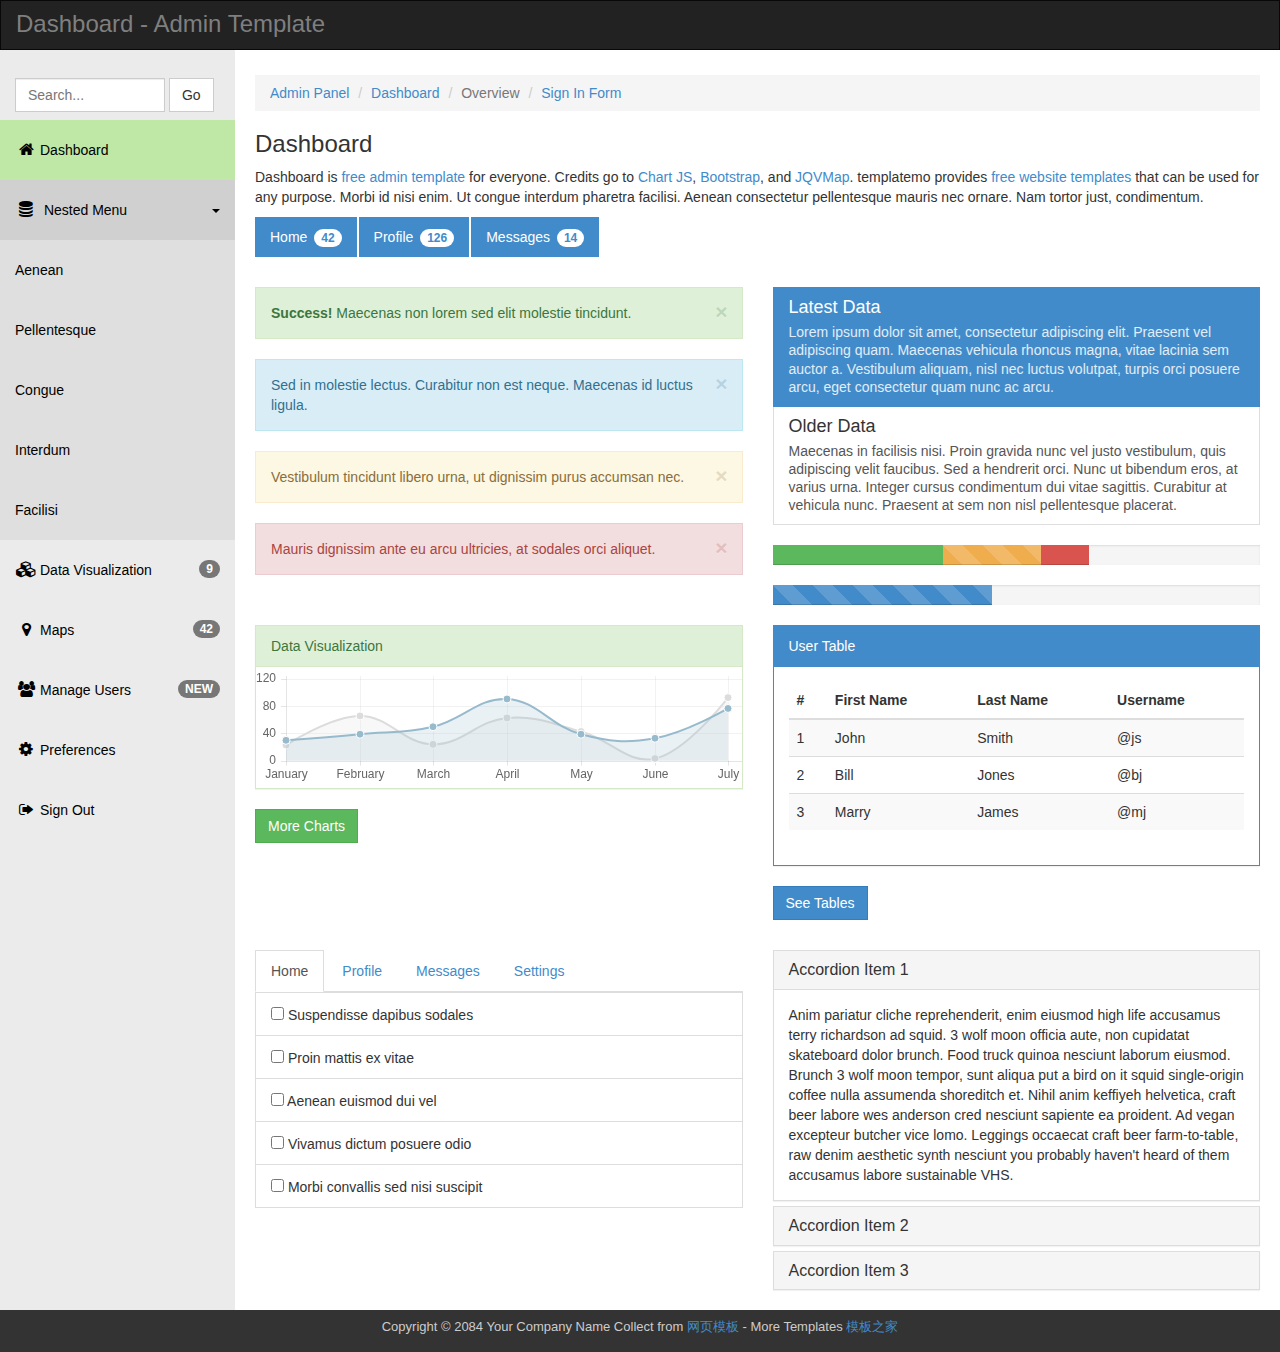
<file: DashBoardUI/index.html>
<!DOCTYPE html>
<head>
  <meta charset="utf-8">
  <!--[if IE]><meta http-equiv="X-UA-Compatible" content="IE=edge,chrome=1"><![endif]-->
  <title>Dashboard, Free HTML5 Admin Template</title>
  <meta name="keywords" content="" />
  <meta name="description" content="" />
  <meta name="viewport" content="width=device-width">        
  <link rel="stylesheet" href="css/templatemo_main.css">
</head>
<body>
  <div class="navbar navbar-inverse" role="navigation">
      <div class="navbar-header">
        <div class="logo"><h1>Dashboard - Admin Template</h1></div>
        <button type="button" class="navbar-toggle" data-toggle="collapse" data-target=".navbar-collapse">
          <span class="sr-only">Toggle navigation</span>
          <span class="icon-bar"></span>
          <span class="icon-bar"></span>
          <span class="icon-bar"></span>
        </button> 
      </div>   
    </div>
    <div class="template-page-wrapper">
      <div class="navbar-collapse collapse templatemo-sidebar">
        <ul class="templatemo-sidebar-menu">
          <li>
            <form class="navbar-form">
              <input type="text" class="form-control" id="templatemo_search_box" placeholder="Search...">
              <span class="btn btn-default">Go</span>
            </form>
          </li>
          <li class="active"><a href="#"><i class="fa fa-home"></i>Dashboard</a></li>
          <li class="sub open">
            <a href="javascript:;">
              <i class="fa fa-database"></i> Nested Menu <div class="pull-right"><span class="caret"></span></div>
            </a>
            <ul class="templatemo-submenu">
              <li><a href="#">Aenean</a></li>
              <li><a href="#">Pellentesque</a></li>
              <li><a href="#">Congue</a></li>             
              <li><a href="#">Interdum</a></li>
              <li><a href="#">Facilisi</a></li>
            </ul>
          </li>
          <li><a href="data-visualization.html"><i class="fa fa-cubes"></i><span class="badge pull-right">9</span>Data Visualization</a></li>
          <li><a href="maps.html"><i class="fa fa-map-marker"></i><span class="badge pull-right">42</span>Maps</a></li>
          <li><a href="tables.html"><i class="fa fa-users"></i><span class="badge pull-right">NEW</span>Manage Users</a></li>
          <li><a href="preferences.html"><i class="fa fa-cog"></i>Preferences</a></li>
          <li><a href="javascript:;" data-toggle="modal" data-target="#confirmModal"><i class="fa fa-sign-out"></i>Sign Out</a></li>
        </ul>
      </div><!--/.navbar-collapse -->

      <div class="templatemo-content-wrapper">
        <div class="templatemo-content">
          <ol class="breadcrumb">
            <li><a href="index.html">Admin Panel</a></li>
            <li><a href="#">Dashboard</a></li>
            <li class="active">Overview</li>
            <li><a href="sign-in.html">Sign In Form</a></li>
          </ol>
          <h1>Dashboard</h1>
          <p>Dashboard is <a rel="nofollow" href="http://www.cssmoban.com/preview/templatemo_415_dashboard">free admin template</a> for everyone. Credits go to <a href="http://chartjs.org">Chart JS</a>, <a href="http://getbootstrap.com">Bootstrap</a>, and <a href="http://jqvmap.com">JQVMap</a>. templatemo provides <a href="#">free website templates</a> that can be used for any purpose. Morbi id nisi enim. Ut congue interdum pharetra facilisi. Aenean consectetur pellentesque mauris nec ornare. Nam tortor just, condimentum.</p>

          <div class="margin-bottom-30">
            <div class="row">
              <div class="col-md-12">
                <ul class="nav nav-pills">
                  <li class="active"><a href="#">Home <span class="badge">42</span></a></li>
                  <li class="active"><a href="#">Profile <span class="badge">126</span></a></li>
                  <li class="active"><a href="#">Messages <span class="badge">14</span></a></li>
                </ul>          
              </div>
            </div>
          </div>         

          <div class="row">
            <div class="col-md-6">
              <div class="templatemo-alerts">
                <div class="row">
                  <div class="col-md-12">
                    <div class="alert alert-success alert-dismissible" role="alert">
                      <button type="button" class="close" data-dismiss="alert"><span aria-hidden="true">&times;</span><span class="sr-only">Close</span></button>
                      <strong>Success!</strong> Maecenas non lorem sed elit molestie tincidunt.
                    </div>
                    <div class="alert alert-info alert-dismissible" role="alert">
                      <button type="button" class="close" data-dismiss="alert"><span aria-hidden="true">&times;</span><span class="sr-only">Close</span></button>
                      Sed in molestie lectus. Curabitur non est neque. Maecenas id luctus ligula.
                    </div>
                    <div class="alert alert-warning alert-dismissible" role="alert">
                      <button type="button" class="close" data-dismiss="alert"><span aria-hidden="true">&times;</span><span class="sr-only">Close</span></button>
                      Vestibulum tincidunt libero urna, ut dignissim purus accumsan nec.
                    </div>
                    <div class="alert alert-danger alert-dismissible" role="alert">
                      <button type="button" class="close" data-dismiss="alert"><span aria-hidden="true">&times;</span><span class="sr-only">Close</span></button>
                      Mauris dignissim ante eu arcu ultricies, at sodales orci aliquet.
                    </div>            
                  </div>  
                </div>            
              </div>              
            </div>
            <div class="col-md-6">
              <div class="templatemo-progress">
                <div class="list-group">
                  <a href="#" class="list-group-item active">
                    <h4 class="list-group-item-heading">Latest Data</h4>
                    <p class="list-group-item-text">Lorem ipsum dolor sit amet, consectetur adipiscing elit. Praesent vel adipiscing quam. Maecenas vehicula rhoncus magna, vitae lacinia sem auctor a. Vestibulum aliquam, nisl nec luctus volutpat, turpis orci posuere arcu, eget consectetur quam nunc ac arcu.</p>
                  </a>
                  <a href="#" class="list-group-item">
                    <h4 class="list-group-item-heading">Older Data</h4>
                    <p class="list-group-item-text">Maecenas in facilisis nisi. Proin gravida nunc vel justo vestibulum, quis adipiscing velit faucibus. Sed a hendrerit orci. Nunc ut bibendum eros, at varius urna. Integer cursus condimentum dui vitae sagittis. Curabitur at vehicula nunc. Praesent at sem non nisl pellentesque placerat.</p>
                  </a>
                </div>
                <div class="progress">
                  <div class="progress-bar progress-bar-success" style="width: 35%">
                    <span class="sr-only">35% Complete (success)</span>
                  </div>
                  <div class="progress-bar progress-bar-warning progress-bar-striped" style="width: 20%">
                    <span class="sr-only">20% Complete (warning)</span>
                  </div>
                  <div class="progress-bar progress-bar-danger" style="width: 10%">
                    <span class="sr-only">10% Complete (danger)</span>
                  </div>
                </div>
                <div class="progress">
                  <div class="progress-bar progress-bar-striped active"  role="progressbar" aria-valuenow="45" aria-valuemin="0" aria-valuemax="100" style="width: 45%">
                    <span class="sr-only">45% Complete</span>
                  </div>
                </div>
              </div> 
            </div>
          </div>
          <div class="templatemo-panels">
            <div class="row">
              <div class="col-md-6 col-sm-6 margin-bottom-30">
                <div class="panel panel-success">
                  <div class="panel-heading">Data Visualization</div>
                  <canvas id="templatemo-line-chart" height="120" width="500"></canvas>
                </div> 
                <span class="btn btn-success"><a href="data-visualization.html">More Charts</a></span>
              </div>   
              <div class="col-md-6 col-sm-6 margin-bottom-30">
                <div class="panel panel-primary">
                  <div class="panel-heading">User Table</div>
                  <div class="panel-body">
                    <table class="table table-striped">
                      <thead>
                        <tr>
                          <th>#</th>
                          <th>First Name</th>
                          <th>Last Name</th>
                          <th>Username</th>
                        </tr>
                      </thead>
                      <tbody>
                        <tr>
                          <td>1</td>
                          <td>John</td>
                          <td>Smith</td>
                          <td>@js</td>
                        </tr>
                        <tr>
                          <td>2</td>
                          <td>Bill</td>
                          <td>Jones</td>
                          <td>@bj</td>
                        </tr>
                        <tr>
                          <td>3</td>
                          <td>Marry</td>
                          <td>James</td>
                          <td>@mj</td>
                        </tr>
                      </tbody>
                    </table>
                  </div>
                </div>
                <span class="btn btn-primary"><a href="tables.html">See Tables</a></span>
              </div>       
            </div>
            <div class="row">
              <div class="col-md-6 col-sm-6">
                <!-- Nav tabs -->
                <ul class="nav nav-tabs" role="tablist" id="templatemo-tabs">
                  <li class="active"><a href="#home" role="tab" data-toggle="tab">Home</a></li>
                  <li><a href="#profile" role="tab" data-toggle="tab">Profile</a></li>
                  <li><a href="#messages" role="tab" data-toggle="tab">Messages</a></li>
                  <li><a href="#settings" role="tab" data-toggle="tab">Settings</a></li>
                </ul>

                <!-- Tab panes -->
                <div class="tab-content">
                  <div class="tab-pane fade in active" id="home">
                    <ul class="list-group">
                      <li class="list-group-item"><input type="checkbox" name="" value=""> Suspendisse dapibus sodales</li>
                      <li class="list-group-item"><input type="checkbox" name="" value=""> Proin mattis ex vitae</li>
                      <li class="list-group-item"><input type="checkbox" name="" value=""> Aenean euismod dui vel</li>
                      <li class="list-group-item"><input type="checkbox" name="" value=""> Vivamus dictum posuere odio</li>
                      <li class="list-group-item"><input type="checkbox" name="" value=""> Morbi convallis sed nisi suscipit</li>
                    </ul>
                  </div>
                  <div class="tab-pane fade" id="profile">
                    <ul class="list-group">
                      <li class="list-group-item">
                        <span class="badge">33</span>
                        Vivamus dictum posuere odio
                      </li>
                      <li class="list-group-item">
                        <span class="badge">9</span>
                        Dapibus ac facilisis in
                      </li>
                      <li class="list-group-item">
                        <span class="badge">0</span>
                        Morbi convallis sed nisi suscipit
                      </li>
                      <li class="list-group-item">
                        <span class="badge">14</span>
                        Cras justo odio
                      </li>
                      <li class="list-group-item">
                        <span class="badge">2</span>
                        Vestibulum at eros
                      </li>
                    </ul>
                  </div>
                  <div class="tab-pane fade" id="messages">
                    <div class="list-group">
                      <a href="#" class="list-group-item active">
                        Morbi convallis sed nisi suscipit
                      </a>
                      <a href="#" class="list-group-item">Dapibus ac facilisis in</a>
                      <a href="#" class="list-group-item">Morbi leo risus</a>
                      <a href="#" class="list-group-item">Porta ac consectetur ac</a>
                      <a href="#" class="list-group-item">Vestibulum at eros</a>
                    </div>
                  </div>
                  <div class="tab-pane fade" id="settings">
                    <div class="list-group">
                      <a href="#" class="list-group-item disabled">
                        Vivamus dictum posuere odio
                      </a>
                      <a href="#" class="list-group-item">Porta ac consectetur ac</a>
                      <a href="#" class="list-group-item">Vestibulum at eros</a>
                      <a href="#" class="list-group-item">Dapibus ac facilisis in</a>
                      <a href="#" class="list-group-item">Morbi leo risus</a>
                    </div>
                  </div>
                </div> <!-- tab-content --> 
              </div> 
              <div class="col-md-6 col-sm-6">
                <div class="panel-group" id="accordion">
                  <div class="panel panel-default">
                    <div class="panel-heading">
                      <h4 class="panel-title">
                        <a data-toggle="collapse" data-parent="#accordion" href="#collapseOne">
                          Accordion Item 1
                        </a>
                      </h4>
                    </div>
                    <div id="collapseOne" class="panel-collapse collapse in">
                      <div class="panel-body">
                        Anim pariatur cliche reprehenderit, enim eiusmod high life accusamus terry richardson ad squid. 3 wolf moon officia aute, non cupidatat skateboard dolor brunch. Food truck quinoa nesciunt laborum eiusmod. Brunch 3 wolf moon tempor, sunt aliqua put a bird on it squid single-origin coffee nulla assumenda shoreditch et. Nihil anim keffiyeh helvetica, craft beer labore wes anderson cred nesciunt sapiente ea proident. Ad vegan excepteur butcher vice lomo. Leggings occaecat craft beer farm-to-table, raw denim aesthetic synth nesciunt you probably haven't heard of them accusamus labore sustainable VHS.
                      </div>
                    </div>
                  </div>
                  <div class="panel panel-default">
                    <div class="panel-heading">
                      <h4 class="panel-title">
                        <a data-toggle="collapse" data-parent="#accordion" href="#collapseTwo">
                          Accordion Item 2
                        </a>
                      </h4>
                    </div>
                    <div id="collapseTwo" class="panel-collapse collapse">
                      <div class="panel-body">
                        Anim pariatur cliche reprehenderit, enim eiusmod high life accusamus terry richardson ad squid. 3 wolf moon officia aute, non cupidatat skateboard dolor brunch. Food truck quinoa nesciunt laborum eiusmod. Brunch 3 wolf moon tempor, sunt aliqua put a bird on it squid single-origin coffee nulla assumenda shoreditch et. Nihil anim keffiyeh helvetica, craft beer labore wes anderson cred nesciunt sapiente ea proident. Ad vegan excepteur butcher vice lomo. Leggings occaecat craft beer farm-to-table, raw denim aesthetic synth nesciunt you probably haven't heard of them accusamus labore sustainable VHS.
                      </div>
                    </div>
                  </div>
                  <div class="panel panel-default">
                    <div class="panel-heading">
                      <h4 class="panel-title">
                        <a data-toggle="collapse" data-parent="#accordion" href="#collapseThree">
                          Accordion Item 3
                        </a>
                      </h4>
                    </div>
                    <div id="collapseThree" class="panel-collapse collapse">
                      <div class="panel-body">
                        <button type="button" id="loading-example-btn" data-loading-text="Loading..." class="btn btn-primary">
                          Click here
                        </button> to load.
                      </div>
                    </div>
                  </div>
                </div>
              </div>          
            </div> 
          </div>    
        </div>
      </div>
      <!-- Modal -->
      <div class="modal fade" id="confirmModal" tabindex="-1" role="dialog" aria-labelledby="myModalLabel" aria-hidden="true">
        <div class="modal-dialog">
          <div class="modal-content">
            <div class="modal-header">
              <button type="button" class="close" data-dismiss="modal"><span aria-hidden="true">&times;</span><span class="sr-only">Close</span></button>
              <h4 class="modal-title" id="myModalLabel">Are you sure you want to sign out?</h4>
            </div>
            <div class="modal-footer">
              <a href="sign-in.html" class="btn btn-primary">Yes</a>
              <button type="button" class="btn btn-default" data-dismiss="modal">No</button>
            </div>
          </div>
        </div>
      </div>
      <footer class="templatemo-footer">
        <div class="templatemo-copyright">
          <p>Copyright &copy; 2084 Your Company Name Collect from <a href="http://www.cssmoban.com/" title="网页模板" target="_blank">网页模板</a> - More Templates <a href="http://www.cssmoban.com/" target="_blank" title="模板之家">模板之家</a></p>
        </div>
      </footer>
    </div>

    <script src="js/jquery.min.js"></script>
    <script src="js/bootstrap.min.js"></script>
    <script src="js/Chart.min.js"></script>
    <script src="js/templatemo_script.js"></script>
    <script type="text/javascript">
    // Line chart
    var randomScalingFactor = function(){ return Math.round(Math.random()*100)};
    var lineChartData = {
      labels : ["January","February","March","April","May","June","July"],
      datasets : [
      {
        label: "My First dataset",
        fillColor : "rgba(220,220,220,0.2)",
        strokeColor : "rgba(220,220,220,1)",
        pointColor : "rgba(220,220,220,1)",
        pointStrokeColor : "#fff",
        pointHighlightFill : "#fff",
        pointHighlightStroke : "rgba(220,220,220,1)",
        data : [randomScalingFactor(),randomScalingFactor(),randomScalingFactor(),randomScalingFactor(),randomScalingFactor(),randomScalingFactor(),randomScalingFactor()]
      },
      {
        label: "My Second dataset",
        fillColor : "rgba(151,187,205,0.2)",
        strokeColor : "rgba(151,187,205,1)",
        pointColor : "rgba(151,187,205,1)",
        pointStrokeColor : "#fff",
        pointHighlightFill : "#fff",
        pointHighlightStroke : "rgba(151,187,205,1)",
        data : [randomScalingFactor(),randomScalingFactor(),randomScalingFactor(),randomScalingFactor(),randomScalingFactor(),randomScalingFactor(),randomScalingFactor()]
      }
      ]

    }

    window.onload = function(){
      var ctx_line = document.getElementById("templatemo-line-chart").getContext("2d");
      window.myLine = new Chart(ctx_line).Line(lineChartData, {
        responsive: true
      });
    };

    $('#myTab a').click(function (e) {
      e.preventDefault();
      $(this).tab('show');
    });

    $('#loading-example-btn').click(function () {
      var btn = $(this);
      btn.button('loading');
      // $.ajax(...).always(function () {
      //   btn.button('reset');
      // });
  });
  </script>
</body>
</html>
</file>
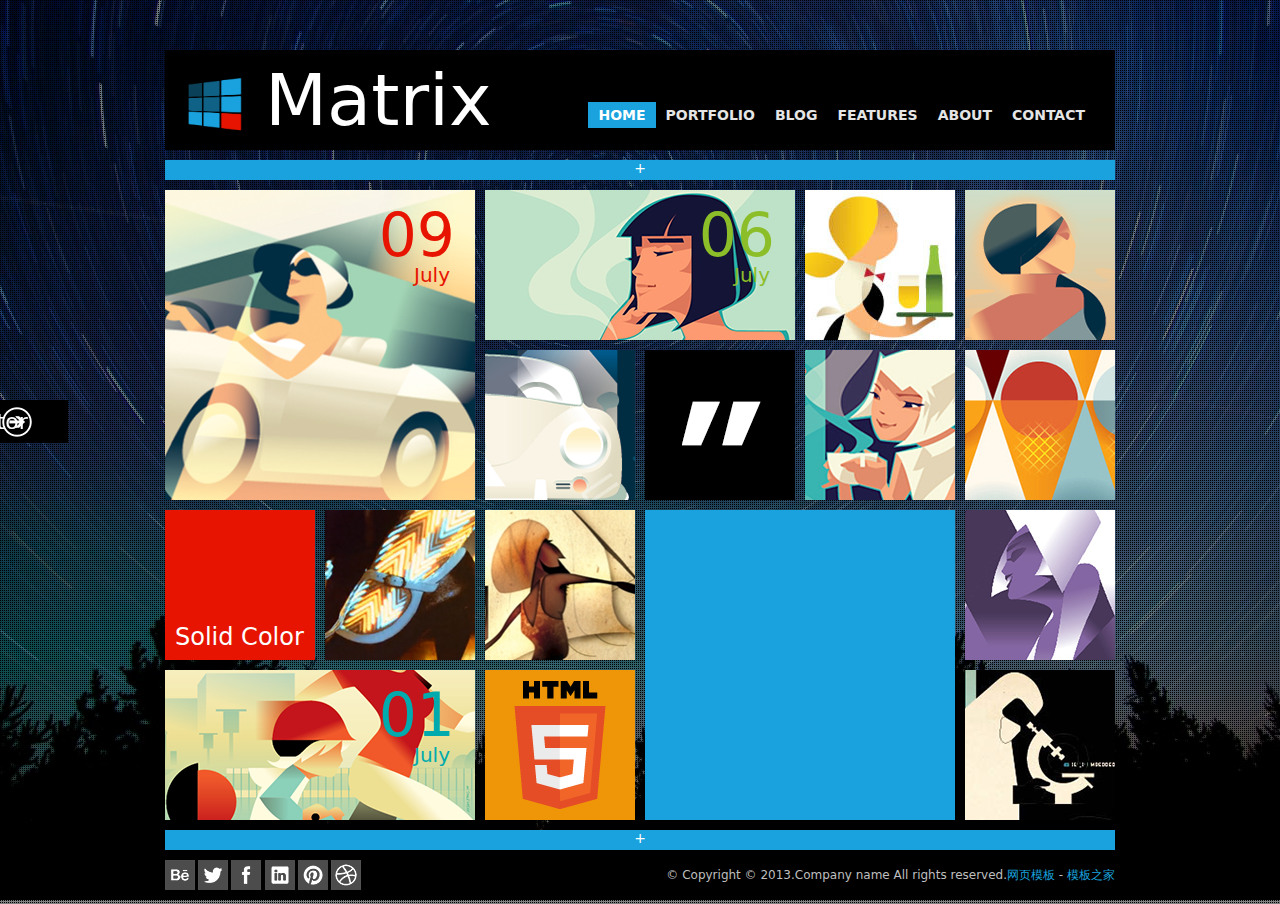
<file: FrontUI/index.html>
<!DOCTYPE html>
<html xmlns="http://www.w3.org/1999/xhtml">
<head>

<meta name="viewport" content="width=device-width; initial-scale=1.0; maximum-scale=1.0; user-scalable=0;" />
<title>Matrix - Responsive Tile-Based Template</title>
<link href="style.css" title="style" rel="stylesheet" type="text/css" />
<link id="clink" href="css/style-blue.css" title="style" rel="stylesheet" type="text/css" media="screen" />
<script src="scripts/jquery.min.js" type="text/javascript"></script>
<script src="scripts/jquery.masonry.min.js" type="text/javascript"></script>
<script src="scripts/jquery.easing.1.3.js" type="text/javascript"></script>
<script src="scripts/MetroJs.lt.js" type="text/javascript"></script>
<script src="scripts/jquery.fancybox-1.3.4.js" type="text/javascript" charset="utf-8"></script>
<script src="scripts/jquery.flexslider-min.js" type="text/javascript" charset="utf-8"></script>
<script src="scripts/hoverintent.js" type="text/javascript" charset="utf-8"></script>
<script src="scripts/organictabs.jquery.js" type="text/javascript" charset="utf-8"></script>
<!--[if lt IE 9]>
  <style type="text/css">
  @import url("style-ie8.css");
  </style>
  <script src="scripts/css3-mediaqueries.js" type="text/javascript" charset="utf-8"></script>
  <script>
    document.createElement('header');
    document.createElement('nav');
    document.createElement('section');
    document.createElement('article');
    document.createElement('aside');
    document.createElement('footer');
    document.createElement('hgroup');
    </script>
<![endif]-->
<script src="scripts/javascript.js" type="text/javascript"></script>
<meta http-equiv="Content-Type" content="text/html; charset=utf-8" /></head>
<body>
<div id="bodypat">
<section id="container">
    <div id="colorchanger">
    <a href="?theme=blue" class="cblue cbox" title="Blue Theme"><span class="blue">Blue</span></a>
    <a href="?theme=red" class="cred cbox" title="Red Theme"><span class="red">Red</span></a>
    <a href="?theme=green" class="cgreen cbox" title="Green Theme"><span class="green">Green</span></a>
    <a href="?theme=magenta" class="cmagenta cbox" title="Magenta Theme"><span class="magenta">Magenta</span></a>
    <a href="?theme=purple" class="cpurple cbox" title="Purple Theme"><span class="purple">Purple</span></a>
    <a href="?theme=teal" class="cteal cbox" title="Teal Theme"><span class="teal">Teal</span></a>
    <a href="?theme=lime" class="clime cbox" title="Lime Theme"><span class="lime">Lime</span></a>
    <a href="?theme=brown" class="cbrown cbox" title="Brown Theme"><span class="brown">Brown</span></a>
    <a href="?theme=pink" class="cpink cbox" title="Pink Theme"><span class="pink">Pink</span></a>
    <a href="?theme=mango" class="cmango cbox" title="Mango Theme"><span class="mango">Mango</span></a>
    <h4>Theme Color Selector</h4>
    </div>
<!-- BEGIN HEADER -->
<header class="clearfix">
<!-- BEGIN LOGO -->
<a id="headerlink" href="#" title="home"><img id="logo" src="images/logo.png" alt="logo" /><span id="sitename">Matrix</span></a>
<!-- END LOGO -->

<!-- BEGIN NAVIGATION -->
<nav>
<ul id="nav" class="clearfix">
<!-- Menu Item 1 -->
	<li class="current"><a href="index.html" title="Home"><span>Home</span></a></li>
<!-- Menu Item 2 -->
    <li>
    	<a href="#" title="Portfolio"><span>Portfolio</span></a>
        <ul>
        	<li><a href="portfoliotile-large.html" title="Portfolio"><span>Tile - Large</span></a></li>
            <li><a href="portfoliotile-medium.html" title="Portfolio"><span>Tile - Medium</span></a></li>
            <li><a href="portfoliotile-small.html" title="Portfolio"><span>Tile - Small</span></a></li>
            <li><a href="portfoliolist.html" title="Portfolio"><span>Portfolio List</span></a></li>
            <li><a href="singleportfolio.html" title="Portfolio"><span>Single Item</span></a></li>
        </ul>
    </li>
<!-- Menu Item 3 -->
    <li><a href="#" title="Blog"><span>Blog</span></a>
    	<ul>
        	<li><a href="blogtile-large.html" title="Blog"><span>Tile - Large</span></a></li>
            <li><a href="blogtile-medium.html" title="Blog"><span>Tile - Medium</span></a></li>
        	<li><a href="bloglist.html" title="Blog List"><span>Blog List</span></a></li>
        	<li><a href="singleblogpost-1.html" title="Article 1"><span>Single Post</span></a></li>
        </ul>
    </li>
<!-- Menu Item 4 -->
    <li>
    	<a href="#" title="Features"><span>Features</span></a>
        <ul>
        	<li><a href="features-main.html" title="Features"><span>Main Features</span></a></li>
            <li><a href="features-columns.html" title="Features"><span>Columns</span></a></li>
            <li><a href="features-content.html" title="Features"><span>Content Area</span></a></li>
        </ul>
    </li>
<!-- Menu Item 5 -->
    <li><a href="aboutus.html" title="About"><span>About</span></a></li>
<!-- Menu Item 6 -->
    <li><a href="contact.html" title="Contact"><span>Contact</span></a></li>
</ul>
</nav>
<!-- END NAVIGATION -->
</header>
<!-- END HEADER -->

<!-- BEGIN MAIN PAGE CONTENT -->
<section class="mainpage">
	<!-- BEGIN TOGGLE CONTENT -->
	<div class="toggle-button"><span class="toggle-indicator">+</span></div>
    
    <div class="toggle-content close">
        <div class="flexslider mainslide">
        <ul class="slides">
            <li>
            <img src="images/slideimg1.png" alt="Responsive" />
            <p class="flex-title">Responsive</p>
            </li>
            <li>
            <img src="images/slideimg2.png" alt="Tile Design" />
            <p class="flex-title">Tile Design</p>
            </li>
            <li>
            <img src="images/slideimg3.png" alt="Customizability" />
            <p class="flex-title">Customizability</p>
            </li>
        </ul>
        </div><!-- end .flexslider -->
    
    <div class="quote-bg1"><div class="quote-w">Hello! This is a Metro UI-inspired template which brings a new web-browsing experience to the users. To further improve it, feedbacks are greatly welcomed!</div></div>
    
    </div><!-- end .toggle-content -->
    <!-- END TOGGLE CONTENT -->
</section><!-- end #mainpage -->

<!-- BEGIN TILE CONTENT -->
<section id="content-mos" class="centered clearfix">
<!-- Tile 1 -->
<a href="#article-1" class="lightbox" rel="section">
    <div class="tile large live" data-stops="0,25%,50%,75%,100%" data-speed="3000" data-delay="0" data-direction="horizontal" data-stack="true">
        <div class="live-front">
        	<img class="live-img" src="images/articles/article1_right.png" alt="Article 1" />
        </div>
        <div class="live-back">
        	<img class="live-img" src="images/articles/article1_left.png" alt="Article 1" />
        </div>
        <span class="tile-date redtxt"><span class="date">09</span><span class="month">July</span></span>
        <span class="tile-cat red">Illustration</span>
    </div>
</a>
	<!-- Lightbox Article Preview -->
    <div class="tile-pre">
    <article id="article-1" class="lb-article">
    <div class="article-img">
        <div class="flexslider postslide">
        <ul class="slides">
    	<li>
        <img class="tile-pre-img" src="images/articles/article1.png" alt="Article 1" />
        </li>
        <li>
        <img class="tile-pre-img" src="images/articles/article1a.png" alt="Article 1" />
        </li>
        </ul>
        </div>
    </div>
    <div class="article-date redtxt"><span class="date">09</span><span class="month">July</span></div>
    <h1 class="lb-title"><a href="singleblogpost-1.html">This is the title of Article 1</a></h1>
    <span class="postcat redtxt">Illustration</span>
    <div class="lb-excerpt">
        <p>Lorem ipsum dolor sit amet, consectetur adipiscing elit. Nam sagittis sollicitudin aliquet. Nullam ut sapien eros, aliquet gravida turpis. Cras nec risus magna. Morbi laoreet molestie odio sed ultrices. Maecenas eget elit orci. Etiam rhoncus urna vitae neque accumsan et vehicula dolor varius. Praesent tellus velit. <b>This image is a fantastic work by Mads Berg</a></b>...</p>
        <p><a class="exp-button" href="singleblogpost-1.html">Read More &#8594;</a></p>
    </div>
    </article>
    </div>
    
<!-- Tile 2 -->
<a href="#article-2" class="lightbox" rel="section">
    <div class="tile medium live" data-stops="0,75%,100%" data-speed="750" data-delay="1500">
    	<div class="live-front blue">
        	<img class="live-img" src="images/articles/article2_1.png" alt="Article 2" />
        </div>
        <div class="live-back green">
        	<img class="live-img" src="images/articles/article2_2.png" alt="Article 2" />
        </div>
        <span class="tile-date limetxt"><span class="date">06</span><span class="month">July</span></span>
        <span class="tile-cat lime">Cartoon Design</span>
    </div>
</a>
	<!-- Lightbox Article Preview -->
    <div class="tile-pre">
    <article id="article-2" class="lb-article">
    <div class="article-img">
    	<div class="flexslider postslide">
        <ul class="slides">
        <li>
    	<img class="tile-pre-img" src="images/articles/article2.png" alt="Article Two" />
        </li>
        <li>
    	<img class="tile-pre-img" src="images/articles/article2a.png" alt="Article Two" />
        </li>
        </ul>
        </div>
    </div>
    <div class="article-date limetxt"><span class="date">06</span><span class="month">July</span></div>
    <h1 class="lb-title"><a href="singleblogpost-1.html">This is the title of Article Two</a></h1>
    <span class="postcat limetxt">Cartoon Design</span>
    <div class="lb-excerpt">
        <p>Lorem ipsum dolor sit amet, consectetur adipiscing elit. Nam sagittis sollicitudin aliquet. Nullam ut sapien eros, aliquet gravida turpis. Cras nec risus magna. Morbi laoreet molestie odio sed ultrices. Maecenas eget elit orci. Etiam rhoncus urna vitae neque accumsan et vehicula dolor varius. Praesent tellus velit. <b>This image is a fantastic work by Mads Berg</a></b>...</p>
        <p><a class="exp-button" href="singleblogpost-1.html">Read More &#8594;</a></p>
    </div>
    </article>
    </div>
    
<!-- Tile 3 -->
<a href="#portfolio-1" class="lightbox" rel="section">
    <div class="tile small">
    <img class="live-img" src="images/portfolio/item1_sq.png" alt="Project One" />
    </div>
</a>
	<!-- Lightbox Article Preview -->
    <div class="tile-pre">
    <article id="portfolio-1" class="lb-portfolio">
    <div class="portfolio-img">
    <img class="tile-pre-img" src="images/portfolio/item1.png" alt="Project One" />
    </div>
    <div class="lb-port-cont">
        <h1 class="lb-project"><a href="singleportfolio.html">Project One</a></h1>
        <span class="projectcat redtxt">Illustration</span>
        <div class="lb-desc">
            <p>Lorem ipsum dolor sit amet, consectetur adipiscing elit. Nam sagittis sollicitudin aliquet. Nullam ut sapien eros, aliquet gravida turpis. Cras nec risus magna. Morbi laoreet molestie odio sed ultrices. Maecenas eget elit orci. Etiam rhoncus urna vitae neque accumsan et vehicula dolor varius. Praesent tellus velit. <b>This image is a fantastic work by Mads Berg</a></b>...</p>
            <p><a class="exp-button" href="singleportfolio.html">View More &#8594;</a></p>
        </div>
    </div>
    </article>
    </div>

<!-- Tile 4 -->
<a href="#portfolio-2" class="lightbox" rel="section">
    <div class="tile small">
    <img class="live-img" src="images/portfolio/item2_sq.png" alt="Project Two" />
    </div>
</a>
    <!-- Lightbox Article Preview -->
    <div class="tile-pre">
    <article id="portfolio-2" class="lb-portfolio">
    <div class="portfolio-img">
    <img class="tile-pre-img" src="images/portfolio/item2.png" alt="Project Two" />
    </div>
    <div class="lb-port-cont">
        <h1 class="lb-project"><a href="singleportfolio.html">Project Two</a></h1>
        <span class="projectcat tealtxt">Graphic Design</span>
        <div class="lb-desc">
            <p>Lorem ipsum dolor sit amet, consectetur adipiscing elit. Nam sagittis sollicitudin aliquet. Nullam ut sapien eros, aliquet gravida turpis. Cras nec risus magna. Morbi laoreet molestie odio sed ultrices. Maecenas eget elit orci. Etiam rhoncus urna vitae neque accumsan et vehicula dolor varius. Praesent tellus velit. <b>This image is a fantastic work by Mads Berg</a></b>...</p>
            <p><a class="exp-button" href="singleportfolio.html">View More &#8594;</a></p>
        </div>
    </div>
    </article>
    </div>

<!-- Tile 5 -->
<a href="#portfolio-3" class="lightbox" rel="section">
    <div class="tile small">
    <img class="live-img" src="images/portfolio/item3_sq.png" alt="Project Three" />
    </div>
</a>
    <!-- Lightbox Article Preview -->
    <div class="tile-pre">
    <article id="portfolio-3" class="lb-portfolio">
    <div class="portfolio-img">
    <img class="tile-pre-img" src="images/portfolio/item3.png" alt="Project Three" />
    </div>
    <div class="lb-port-cont">
        <h1 class="lb-project"><a href="singleportfolio.html">Project Three</a></h1>
        <span class="projectcat redtxt">Illustration</span>
        <div class="lb-desc">
            <p>Lorem ipsum dolor sit amet, consectetur adipiscing elit. Nam sagittis sollicitudin aliquet. Nullam ut sapien eros, aliquet gravida turpis. Cras nec risus magna. Morbi laoreet molestie odio sed ultrices. Maecenas eget elit orci. Etiam rhoncus urna vitae neque accumsan et vehicula dolor varius. Praesent tellus velit. <b>This image is a fantastic work by Mads Berg</a></b>...</p>
            <p><a class="exp-button" href="singleportfolio.html">View More &#8594;</a></p>
        </div>
    </div>
    </article>
    </div>
    
<!-- Tile 6 -->
<a href="#quotation-1" class="lightbox" rel="section">
    <div class="tile small live" data-mode="flip" data-stops="100%" data-speed="750" data-delay="4000">
    	<div class="live-front">
        	<img class="live-img" src="images/articles/quotation_1.png" alt="Quotation" />
        </div>
        <div class="live-back">
        	<img class="live-img" src="images/articles/quotation_2.png" alt="Quotation" />
        </div>
    </div>
</a>
    <!-- Lightbox Article Preview -->
    <div class="tile-pre">
    <article id="quotation-1" class="lb-article">
    <div class="lb-quote">
    The person who reads too much and uses his brain too little will fall into lazy habits of thinking.
    <div class="quote-author">&mdash; Albert Einstein</div>
    </div>
    </article>
    </div>

<!-- Tile 7 -->
<a href="#portfolio-5" class="lightbox" rel="section">
    <div class="tile small">
    <img class="live-img" src="images/portfolio/item5_sq.png" alt="Project Five" />
    </div>
</a>
    <!-- Lightbox Article Preview -->
    <div class="tile-pre">
    <article id="portfolio-5" class="lb-portfolio">
    <div class="portfolio-img">
    <img class="tile-pre-img" src="images/portfolio/item5.png" alt="Project Five" />
    </div>
    <div class="lb-port-cont">
        <h1 class="lb-project"><a href="singleportfolio.html">Project Four</a></h1>
        <span class="projectcat tealtxt">Graphic Design</span>
        <div class="lb-desc">
            <p>Lorem ipsum dolor sit amet, consectetur adipiscing elit. Nam sagittis sollicitudin aliquet. Nullam ut sapien eros, aliquet gravida turpis. Cras nec risus magna. Morbi laoreet molestie odio sed ultrices. Maecenas eget elit orci. Etiam rhoncus urna vitae neque accumsan et vehicula dolor varius. Praesent tellus velit. <b>This image is a fantastic work by Mads Berg</a></b>...</p>
            <p><a class="exp-button" href="singleportfolio.html">View More &#8594;</a></p>
        </div>
    </div>
    </article>
    </div>
    
<!-- Tile 8 -->
<a href="#portfolio-4" class="lightbox" rel="section">
    <div class="tile small">
    <img class="live-img" src="images/portfolio/item4_sq.png" alt="Project Four" />
    </div>
</a>
    <!-- Lightbox Article Preview -->
    <div class="tile-pre">
    <article id="portfolio-4" class="lb-portfolio">
    <div class="portfolio-img">
    <img class="tile-pre-img" src="images/portfolio/item4.png" alt="Project Four" />
    </div>
    <div class="lb-port-cont">
        <h1 class="lb-project"><a href="singleportfolio.html">Project Five</a></h1>
        <span class="projectcat tealtxt">Graphic Design</span>
        <div class="lb-desc">
            <p>Lorem ipsum dolor sit amet, consectetur adipiscing elit. Nam sagittis sollicitudin aliquet. Nullam ut sapien eros, aliquet gravida turpis. Cras nec risus magna. Morbi laoreet molestie odio sed ultrices. Maecenas eget elit orci. Etiam rhoncus urna vitae neque accumsan et vehicula dolor varius. Praesent tellus velit. <b>This image is a fantastic work by Mads Berg</a></b>...</p>
            <p><a class="exp-button" href="singleportfolio.html">View More &#8594;</a></p>
        </div>
    </div>
    </article>
    </div>

<!-- Tile 9 -->
    <div class="tile small live exclude" data-stops="0,100%" data-speed="1000" data-delay="1500">
    	<div class="live-front red">
        <span class="tile-text">Solid Color</span>
        </div>
        <div class="live-back green">
        <span class="tile-text">No Hover Effect</span>
        </div>
    </div>
    
<!-- Tile 10 -->
<a href="#video-1" class="lightbox" rel="section">
    <div class="tile small live" data-mode="flip" data-stops="100%" data-speed="750" data-delay="3000">
    	<div class="live-front">
        	<img class="live-img" src="images/articles/video1.jpg" alt="Video 1" />
        </div>
        <div class="live-back blue">
        	<img class="live-img" src="images/video.png" alt="Video Icon" />
        </div>
    </div>
</a>
    <!-- Lightbox Article Preview -->
    <div class="tile-pre"> 
    <article id="video-1" class="lb-article">  
    <div class="lb-video"> 
<iframe src="http://www.cssmoban.com/?video/3114617?loop=1" width="640" height="272"></iframe> <p><a href="http://vimeo.com/3114617">SCINTILLATION</a> from <a href="http://vimeo.com/chassaingxavier">Xavier Chassaing</a> on <a href="http://vimeo.com">Vimeo</a>.</p> <p>This is an experimental film made up of over 35,000 photographs. It combines an innovative mix of stop motion and live projection mapping techniques. <br /> <br /> Directed by<br /> chassaing.xavier@gmail.com<br /> <br /> Music by <br /> http://www.myspace.com/fedaden</p>
    </div>
    </article>
    </div>
    
<!-- Tile 11 -->
<a href="#portfolio-6" class="lightbox" rel="section">
    <div class="tile small">
    <img class="live-img" src="images/portfolio/item6_sq.png" alt="Project Six" />
    </div>
</a>
	<!-- Lightbox Article Preview -->
    <div class="tile-pre">
    <article id="portfolio-6" class="lb-portfolio">
    <div class="portfolio-img">
    <img class="tile-pre-img" src="images/portfolio/item6.png" alt="Project Six" />
    </div>
    <div class="lb-port-cont">
        <h1 class="lb-project"><a href="singleportfolio.html">Project Six</a></h1>
        <span class="projectcat redtxt">Illustration</span>
        <div class="lb-desc">
            <p>Lorem ipsum dolor sit amet, consectetur adipiscing elit. Nam sagittis sollicitudin aliquet. Nullam ut sapien eros, aliquet gravida turpis. Cras nec risus magna. Morbi laoreet molestie odio sed ultrices. Maecenas eget elit orci. Etiam rhoncus urna vitae neque accumsan et vehicula dolor varius. Praesent tellus velit. <b>This image is a fantastic work by Mads Berg</a></b>...</p>
            <p><a class="exp-button" href="singleportfolio.html">View More &#8594;</a></p>
        </div>
    </div>
    </article>
    </div>
    
<!-- Tile 12 -->
    <div class="tile large live exclude" data-stack="true" data-stops="0,18%" data-speed="1000" data-delay="3000">
    	<div class="live-front themecolor">
        	<ul id="tweeter"></ul>
        </div>
        <div class="live-back themecolor">
        	<span class="tile-text tweeter">Twitter</span>
        </div>
    </div>
    
<!-- Tile 13 -->
<a href="#article-3" class="lightbox" rel="section">
    <div class="tile medium">
        	<img class="live-img" src="images/articles/article3_tile.png" alt="Article 3" />
        <span class="tile-date tealtxt"><span class="date">01</span><span class="month">July</span></span>
        <span class="tile-cat teal">Graphic Design</span>
    </div>
</a>
	<!-- Lightbox Article Preview -->
    <div class="tile-pre">
    <article id="article-3" class="lb-article">
    <div class="article-img">
    	<img class="tile-pre-img" src="images/articles/article3.png" alt="Article Three" />
    </div>
    <div class="article-date tealtxt"><span class="date">01</span><span class="month">July</span></div>
    <h1 class="lb-title"><a href="singleblogpost-1.html">This is the title of Article Three</a></h1>
    <span class="postcat tealtxt">Graphic Design</span>
    <div class="lb-excerpt">
        <p>Lorem ipsum dolor sit amet, consectetur adipiscing elit. Nam sagittis sollicitudin aliquet. Nullam ut sapien eros, aliquet gravida turpis. Cras nec risus magna. Morbi laoreet molestie odio sed ultrices. Maecenas eget elit orci. Etiam rhoncus urna vitae neque accumsan et vehicula dolor varius. Praesent tellus velit. <b>This image is a fantastic work by Mads Berg</a></b>...</p>
        <p><a class="exp-button" href="singleblogpost-1.html">Read More &#8594;</a></p>
    </div>
    </article>
    </div>
    
<!-- Tile 14 -->
<a href="#portfolio-7" class="lightbox" rel="section">
    <div class="tile small">
    <img class="live-img" src="images/portfolio/item7_sq.png" alt="Project Seven" />
    </div>
</a>
	<!-- Lightbox Article Preview -->
    <div class="tile-pre">
    <article id="portfolio-7" class="lb-portfolio">
    <div class="portfolio-img">
    <img class="tile-pre-img" src="images/portfolio/item7.png" alt="Project Seven" />
    </div>
    <div class="lb-port-cont">
        <h1 class="lb-project"><a href="singleportfolio.html">Project Seven</a></h1>
        <span class="projectcat redtxt">Illustration</span>
        <div class="lb-desc">
            <p>Lorem ipsum dolor sit amet, consectetur adipiscing elit. Nam sagittis sollicitudin aliquet. Nullam ut sapien eros, aliquet gravida turpis. Cras nec risus magna. Morbi laoreet molestie odio sed ultrices. Maecenas eget elit orci. Etiam rhoncus urna vitae neque accumsan et vehicula dolor varius. Praesent tellus velit. <b>This image is a fantastic work by Mads Berg</a></b>...</p>
            <p><a class="exp-button" href="singleportfolio.html">View More &#8594;</a></p>
        </div>
    </div>
    </article>
    </div>
     
<!-- Tile 15 -->
<a href="http://validator.w3.org/check?uri=referer">
    <div class="tile small live" data-stack="true" data-stops="0,100%" data-speed="750" data-delay="2500">
    	<div class="live-front mango">
        	<img class="live-img" src="images/articles/html5.png" alt="HTML5 Icon" />
        </div>
        <div class="live-back lime">
        	<img class="live-img" src="images/hyperlink.png" alt="Hyperlink Icon" />
        </div>
    </div>
</a>

<!-- Tile 16 -->
<a href="#portfolio-8" class="lightbox" rel="section">
    <div class="tile small">
    <img class="live-img" src="images/portfolio/item8_sq.png" alt="Project Seven" />
    </div>
</a>
	<!-- Lightbox Article Preview -->
    <div class="tile-pre">
    <article id="portfolio-8" class="lb-portfolio">
    <div class="portfolio-img">
    <img class="tile-pre-img" src="images/portfolio/item8.png" alt="Project Eight" />
    </div>
    <div class="lb-port-cont">
        <h1 class="lb-project"><a href="singleportfolio.html">Project Eight</a></h1>
        <span class="projectcat tealtxt">Graphic Design</span>
        <div class="lb-desc">
            <p>Lorem ipsum dolor sit amet, consectetur adipiscing elit. Nam sagittis sollicitudin aliquet. Nullam ut sapien eros, aliquet gravida turpis. Cras nec risus magna. Morbi laoreet molestie odio sed ultrices. Maecenas eget elit orci. Etiam rhoncus urna vitae neque accumsan et vehicula dolor varius. Praesent tellus velit. <b>This image is a fantastic work by Mads Berg</a></b>...</p>
            <p><a class="exp-button" href="singleportfolio.html">View More &#8594;</a></p>
        </div>
    </div>
    </article>
    </div>
    
<!-- END TILE CONTENT -->
</section><!-- end #content-mos-->
<div class="copyrights">Collect from <a href="http://www.cssmoban.com/" >网页模板</a></div>
<section class="mainpage">
<!-- BEGIN TOGGLE CONTENT -->
<div class="toggle-button"><span class="toggle-indicator">+</span></div>

<div class="toggle-content close clearfix">
<!-- Item 1 -->
    <div class="fixed-medium">
        <div class="highlights">
        <img class="themecolor" src="images/responsive.png" alt="Responsive Design" />
        </div>
        <div class="highlights-txt">
        <h2>Responsive Design</h2>
        <p>The template will automatically resize to fit the browser according to its width. So, this template works not just on your desktop monitor, but your tablet or mobile phone as well!</p>
        </div>
    </div>
<!-- Item 2 -->
    <div class="fixed-medium">
        <div class="highlights">
        <img class="themecolor" src="images/livetiles.png" alt="Live Tiles" />
        </div>
        <div class="highlights-txt">
        <h2>Live Tiles</h2>
        <p>As inspired by Metro UI, these 'Live' tiles can display more information without utilizing more screen space. Hence, it is not just the perfect solution for small-screened mobile devices, but also attractive.</p>
        </div>
    </div>
<!-- Item 3 -->
    <div class="fixed-medium last">
        <div class="highlights">
        <img class="themecolor" src="images/customizability.png" alt="Customizability" />
        </div>
        <div class="highlights-txt">
        <h2>Customizability</h2>
        <p>Comes pre-loaded with 10 colours and easy-to-use colour tags, as well as multiple-sized tiles which automatically arrange themselves to fit the screen, you can create any layout you can imagine.</p>
        </div>
    </div>
    
</div><!-- end .toggle-content -->
<!-- END TOGGLE CONTENT -->

</section><!-- end .main-page -->
<!-- END MAIN PAGE CONTENT -->

<!-- BEGIN FOOTER -->
<footer class="clearfix">

<div id="footer-social">
<a href="#"><span class="behance-mini"></span></a>
<a href="#"><span class="twitter-mini"></span></a>
<a href="#"><span class="facebook-mini"></span></a>
<a href="#"><span class="linkedin-mini"></span></a>
<a href="#"><span class="pinterest-mini"></span></a>
<a href="#"><span class="dribbble-mini"></span></a>
</div><!-- end #footer-social -->

<small>&copy; Copyright &copy; 2013.Company name All rights reserved.<a target="_blank" href="http://www.cssmoban.com/">&#x7F51;&#x9875;&#x6A21;&#x677F;</a> - <a href="http://www.cssmoban.com/" target="_blank" title="模板之家">模板之家</a></small>
</footer>
<!-- END FOOTER -->

</section><!-- end #container -->
</div>

</body>
</html>
</file>
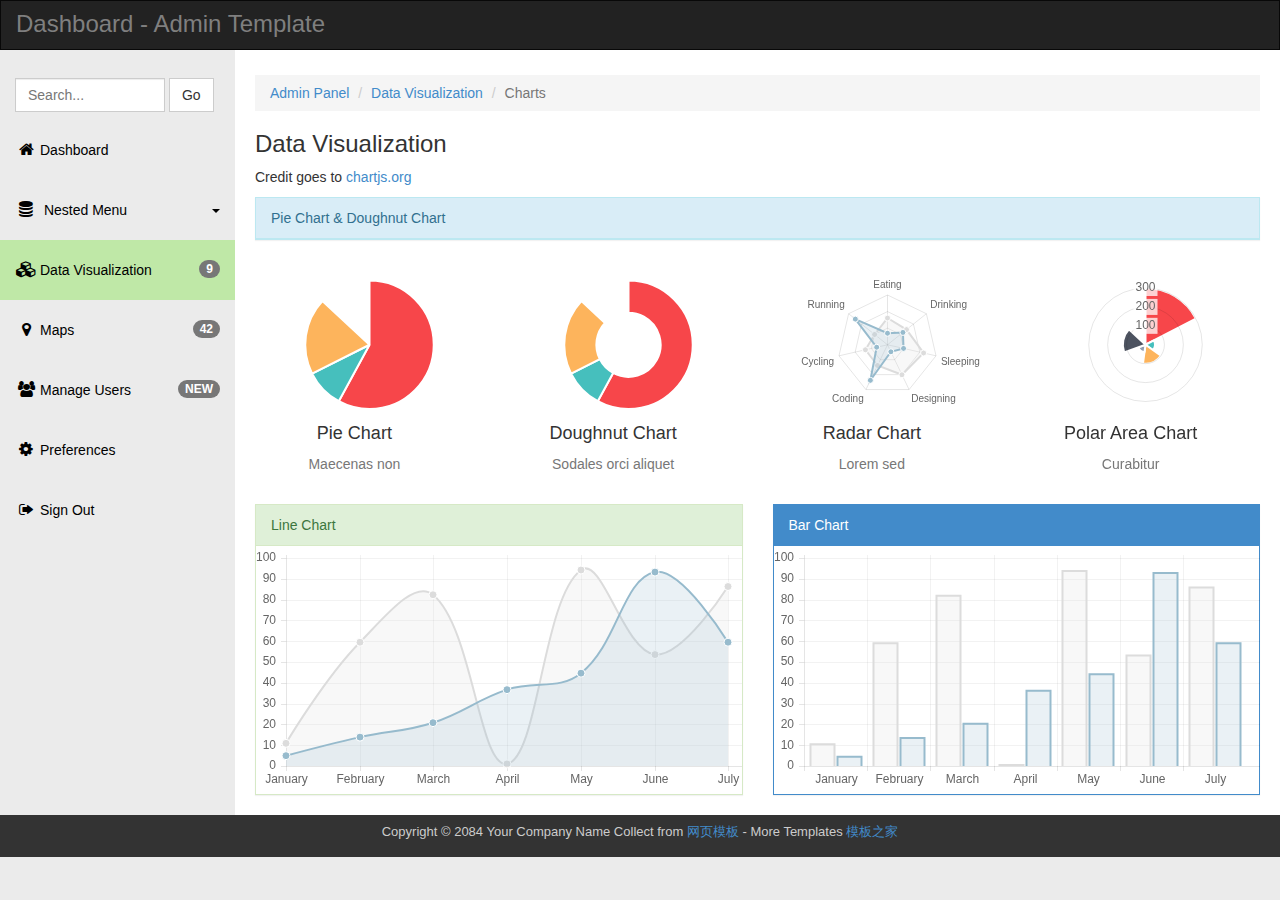
<file: DashBoardUI/data-visualization.html>
<!DOCTYPE html>
<head>
  <meta charset="utf-8">
  <!--[if IE]><meta http-equiv="X-UA-Compatible" content="IE=edge,chrome=1"><![endif]-->
  <title>Dashboard Charts, Free Admin Template</title>
  <meta name="keywords" content="" />
  <meta name="description" content="" />
  <meta name="viewport" content="width=device-width">        
  <link rel="stylesheet" href="css/templatemo_main.css">
</head>
<body>
  <div id="main-wrapper">
    <div class="navbar navbar-inverse" role="navigation">
      <div class="navbar-header">
        <div class="logo"><h1>Dashboard - Admin Template</h1></div>
        <button type="button" class="navbar-toggle" data-toggle="collapse" data-target=".navbar-collapse">
          <span class="sr-only">Toggle navigation</span>
          <span class="icon-bar"></span>
          <span class="icon-bar"></span>
          <span class="icon-bar"></span>
        </button> 
      </div>   
    </div>
    <div class="template-page-wrapper">
      <div class="navbar-collapse collapse templatemo-sidebar">
        <ul class="templatemo-sidebar-menu">
          <li>
            <form class="navbar-form">
              <input type="text" class="form-control" id="templatemo_search_box" placeholder="Search...">
              <span class="btn btn-default">Go</span>
            </form>
          </li>
          <li><a href="index.html"><i class="fa fa-home"></i>Dashboard</a></li>
          <li class="sub">
            <a href="javascript:;">
              <i class="fa fa-database"></i> Nested Menu <div class="pull-right"><span class="caret"></span></div>
            </a>
            <ul class="templatemo-submenu">
              <li><a href="#">Aenean</a></li>
              <li><a href="#">Pellentesque</a></li>
              <li><a href="#">Congue</a></li>             
              <li><a href="#">Interdum</a></li>
              <li><a href="#">Facilisi</a></li>
            </ul>
          </li>
          <li class="active"><a href="#"><i class="fa fa-cubes"></i><span class="badge pull-right">9</span>Data Visualization</a></li>
          <li><a href="maps.html"><i class="fa fa-map-marker"></i><span class="badge pull-right">42</span>Maps</a></li>
          <li><a href="tables.html"><i class="fa fa-users"></i><span class="badge pull-right">NEW</span>Manage Users</a></li>
          <li><a href="preferences.html"><i class="fa fa-cog"></i>Preferences</a></li>
          <li><a href="javascript:;" data-toggle="modal" data-target="#confirmModal"><i class="fa fa-sign-out"></i>Sign Out</a></li>
        </ul>
      </div><!--/.navbar-collapse -->

      <div class="templatemo-content-wrapper">
        <div class="templatemo-content">
          <ol class="breadcrumb">
            <li><a href="index.html">Admin Panel</a></li>
            <li><a href="#">Data Visualization</a></li>
            <li class="active">Charts</li>
          </ol>
          <h1>Data Visualization</h1>
          <p>Credit goes to <a href="http://www.chartjs.org">chartjs.org</a></p>         
          <div class="templatemo-charts">
            <div class="row">
              <div class="col-lg-12 col-md-12 col-sm-12 col-xs-12">
                <div class="panel panel-info">
                  <div class="panel-heading">Pie Chart &amp; Doughnut Chart</div>
                </div>
                <div class="row templatemo-chart-row">

                  <div class="templatemo-chart-box col-lg-3 col-md-3 col-sm-4 col-xs-12">
                    <canvas id="templatemo-pie-chart"></canvas>
                    <h4>Pie Chart</h4>
                    <span class="text-muted">Maecenas non</span>  
                  </div>
                  
                  <div class="templatemo-chart-box col-lg-3 col-md-3 col-sm-4 col-xs-12">           
                    <canvas id="templatemo-doughnut-chart"></canvas>
                    <h4>Doughnut Chart</h4>
                    <span class="text-muted">Sodales orci aliquet</span> 
                  </div>
                  
                  <div class="templatemo-chart-box col-lg-3 col-md-3 col-sm-4 col-xs-12">           
                    <canvas id="templatemo-radar-chart"></canvas>
                    <h4>Radar Chart</h4>
                    <span class="text-muted">Lorem sed</span> 
                  </div>

                  <div class="templatemo-chart-box col-lg-3 col-md-3 col-sm-4 col-xs-12">           
                    <canvas id="templatemo-polar-chart"></canvas>
                    <h4>Polar Area Chart</h4>
                    <span class="text-muted">Curabitur</span> 
                  </div>

                </div>                  
              </div>
            </div>
            <div class="row">
              <div class="col-md-6 col-sm-6">
                <div class="panel panel-success">
                  <div class="panel-heading">Line Chart</div>
                  <canvas id="templatemo-line-chart"></canvas>
                </div>                       
              </div>
              <div class="col-md-6 col-sm-6">
                <div class="panel panel-primary">
                  <div class="panel-heading">Bar Chart</div>
                  <canvas id="templatemo-bar-chart"></canvas>
                </div>
              </div> 
            </div>
          </div>
        </div>
      </div>
      
      <!-- Modal -->
      <div class="modal fade" id="confirmModal" tabindex="-1" role="dialog" aria-labelledby="myModalLabel" aria-hidden="true">
        <div class="modal-dialog">
          <div class="modal-content">
            <div class="modal-header">
              <button type="button" class="close" data-dismiss="modal"><span aria-hidden="true">&times;</span><span class="sr-only">Close</span></button>
              <h4 class="modal-title" id="myModalLabel">Are you sure you want to sign out?</h4>
            </div>
            <div class="modal-footer">
              <a href="sign-in.html" class="btn btn-primary">Yes</a>
              <button type="button" class="btn btn-default" data-dismiss="modal">No</button>
            </div>
          </div>
        </div>
      </div>

      <footer class="templatemo-footer">
        <div class="templatemo-copyright">
          <p>Copyright &copy; 2084 Your Company Name Collect from <a href="http://www.cssmoban.com/" title="网页模板" target="_blank">网页模板</a> - More Templates <a href="http://www.cssmoban.com/" target="_blank" title="模板之家">模板之家</a></p>
        </div>
      </footer>
    </div>

</div>

    <script src="js/jquery.min.js"></script>
    <script src="js/bootstrap.min.js"></script>
    <script src="js/Chart.min.js"></script>
    <script src="js/templatemo_script.js"></script>
    <script type="text/javascript">
      // Line chart
      var randomScalingFactor = function(){ return Math.round(Math.random()*100)};
      var lineChartData = {
        labels : ["January","February","March","April","May","June","July"],
        datasets : [
        {
          label: "My First dataset",
          fillColor : "rgba(220,220,220,0.2)",
          strokeColor : "rgba(220,220,220,1)",
          pointColor : "rgba(220,220,220,1)",
          pointStrokeColor : "#fff",
          pointHighlightFill : "#fff",
          pointHighlightStroke : "rgba(220,220,220,1)",
          data : [randomScalingFactor(),randomScalingFactor(),randomScalingFactor(),randomScalingFactor(),randomScalingFactor(),randomScalingFactor(),randomScalingFactor()]
        },
        {
          label: "My Second dataset",
          fillColor : "rgba(151,187,205,0.2)",
          strokeColor : "rgba(151,187,205,1)",
          pointColor : "rgba(151,187,205,1)",
          pointStrokeColor : "#fff",
          pointHighlightFill : "#fff",
          pointHighlightStroke : "rgba(151,187,205,1)",
          data : [randomScalingFactor(),randomScalingFactor(),randomScalingFactor(),randomScalingFactor(),randomScalingFactor(),randomScalingFactor(),randomScalingFactor()]
        }
        ]

      } // lineChartData

      var pieChartData = [
      {
        value: 300,
        color:"#F7464A",
        highlight: "#FF5A5E",
        label: "Red"
      },
      {
        value: 50,
        color: "#46BFBD",
        highlight: "#5AD3D1",
        label: "Green"
      },
      {
        value: 100,
        color: "#FDB45C",
        highlight: "#FFC870",
        label: "Yellow"
      }
      ] // pie chart data

      // radar chart
      var radarChartData = {
        labels: ["Eating", "Drinking", "Sleeping", "Designing", "Coding", "Cycling", "Running"],
        datasets: [
        {
          label: "My First dataset",
          fillColor: "rgba(220,220,220,0.2)",
          strokeColor: "rgba(220,220,220,1)",
          pointColor: "rgba(220,220,220,1)",
          pointStrokeColor: "#fff",
          pointHighlightFill: "#fff",
          pointHighlightStroke: "rgba(220,220,220,1)",
          data: [65, 59, 90, 81, 56, 55, 40]
        },
        {
          label: "My Second dataset",
          fillColor: "rgba(151,187,205,0.2)",
          strokeColor: "rgba(151,187,205,1)",
          pointColor: "rgba(151,187,205,1)",
          pointStrokeColor: "#fff",
          pointHighlightFill: "#fff",
          pointHighlightStroke: "rgba(151,187,205,1)",
          data: [28, 48, 40, 19, 96, 27, 100]
        }
        ]
      }; // radar chart

      // polar area chart
      var polarAreaChartData = [
      {
        value: 300,
        color:"#F7464A",
        highlight: "#FF5A5E",
        label: "Red"
      },
      {
        value: 50,
        color: "#46BFBD",
        highlight: "#5AD3D1",
        label: "Green"
      },
      {
        value: 100,
        color: "#FDB45C",
        highlight: "#FFC870",
        label: "Yellow"
      },
      {
        value: 40,
        color: "#949FB1",
        highlight: "#A8B3C5",
        label: "Grey"
      },
      {
        value: 120,
        color: "#4D5360",
        highlight: "#616774",
        label: "Dark Grey"
      }

      ];

      window.onload = function(){
        var ctx_line = document.getElementById("templatemo-line-chart").getContext("2d");
        var ctx_bar = document.getElementById("templatemo-bar-chart").getContext("2d");
        var ctx_pie = document.getElementById("templatemo-pie-chart").getContext("2d");
        var ctx_doughnut = document.getElementById("templatemo-doughnut-chart").getContext("2d");
        var ctxRadar = document.getElementById("templatemo-radar-chart").getContext("2d");
        var ctxPolar = document.getElementById("templatemo-polar-chart").getContext("2d");

        window.myLine = new Chart(ctx_line).Line(lineChartData, {
          responsive: true
        });
        window.myBar = new Chart(ctx_bar).Bar(lineChartData, {
          responsive: true
        });
        window.myPieChart = new Chart(ctx_pie).Pie(pieChartData,{
          responsive: true
        });
        window.myDoughnutChart = new Chart(ctx_doughnut).Doughnut(pieChartData,{
          responsive: true
        });
        var myRadarChart = new Chart(ctxRadar).Radar(radarChartData, {
          responsive: true
        });
        var myPolarAreaChart = new Chart(ctxPolar).PolarArea(polarAreaChartData, {
          responsive: true
        });
      }
    </script>
  </body>
</html>
</file>
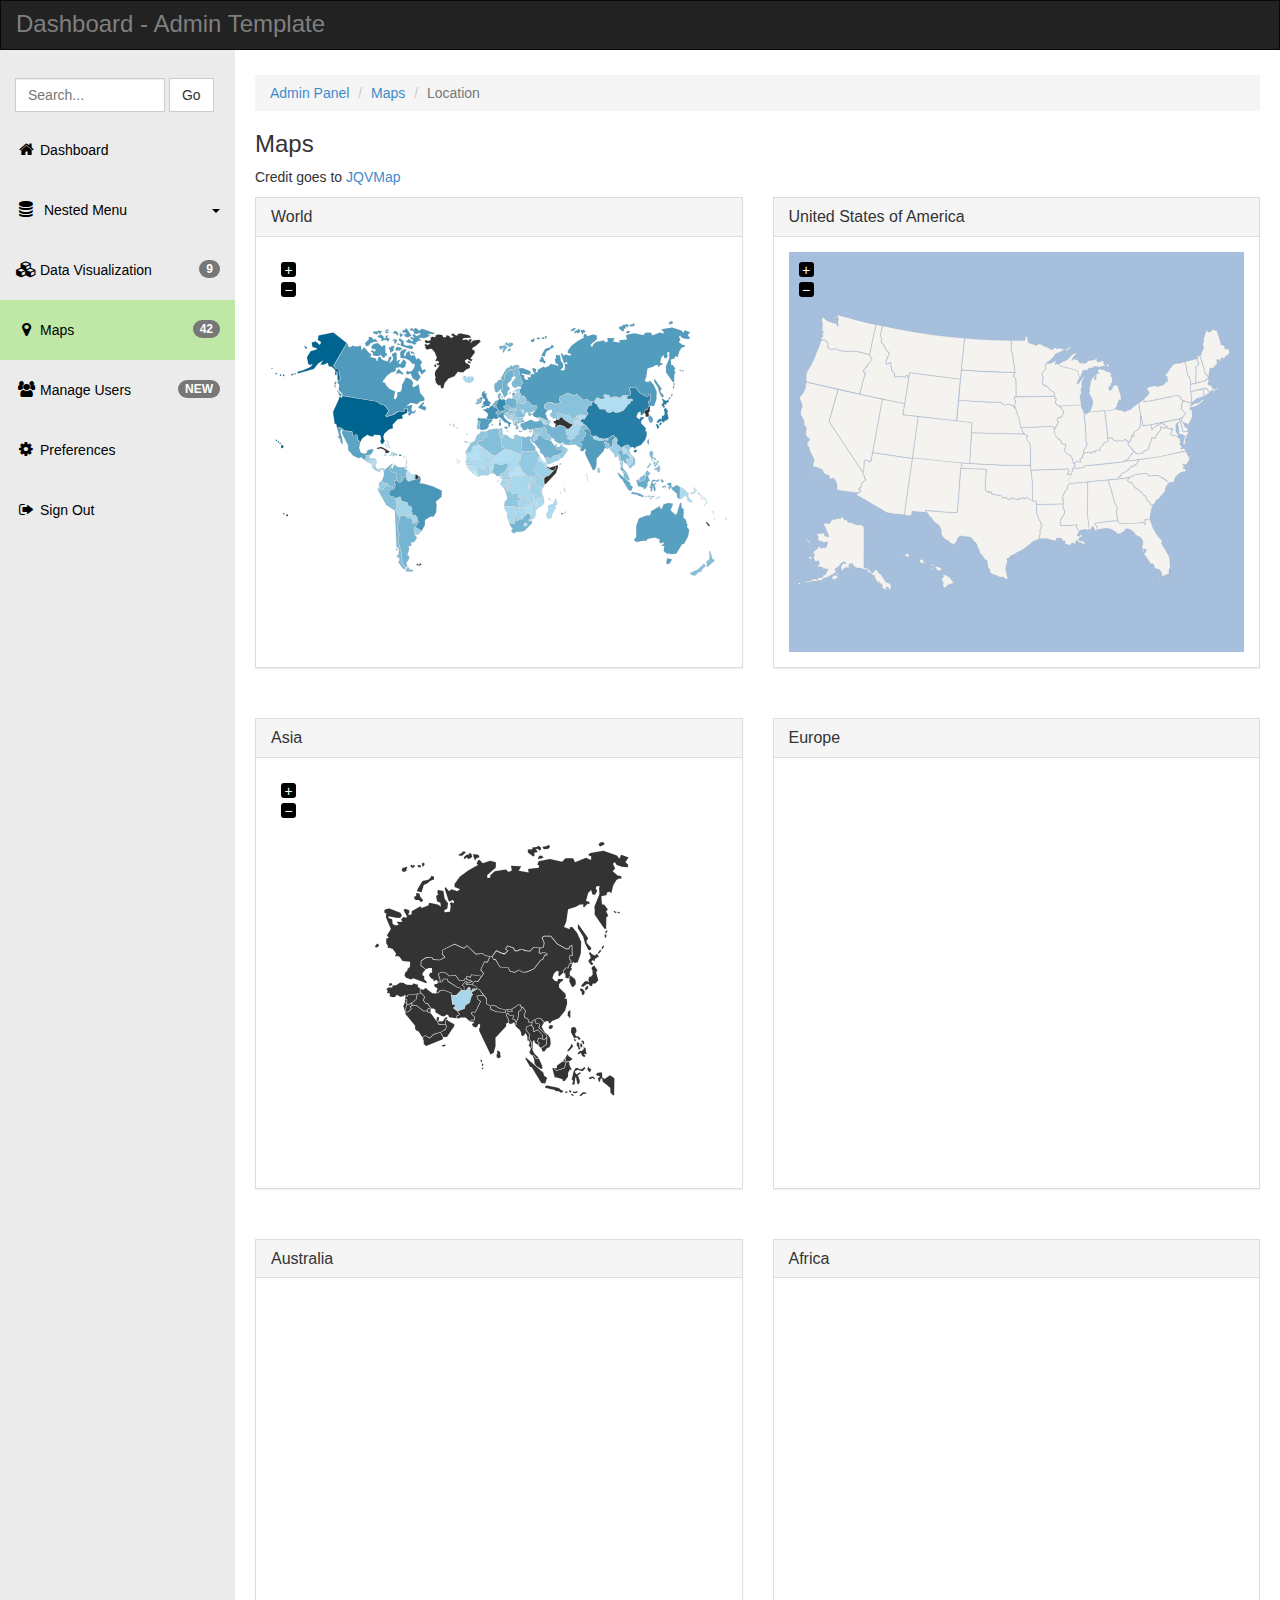
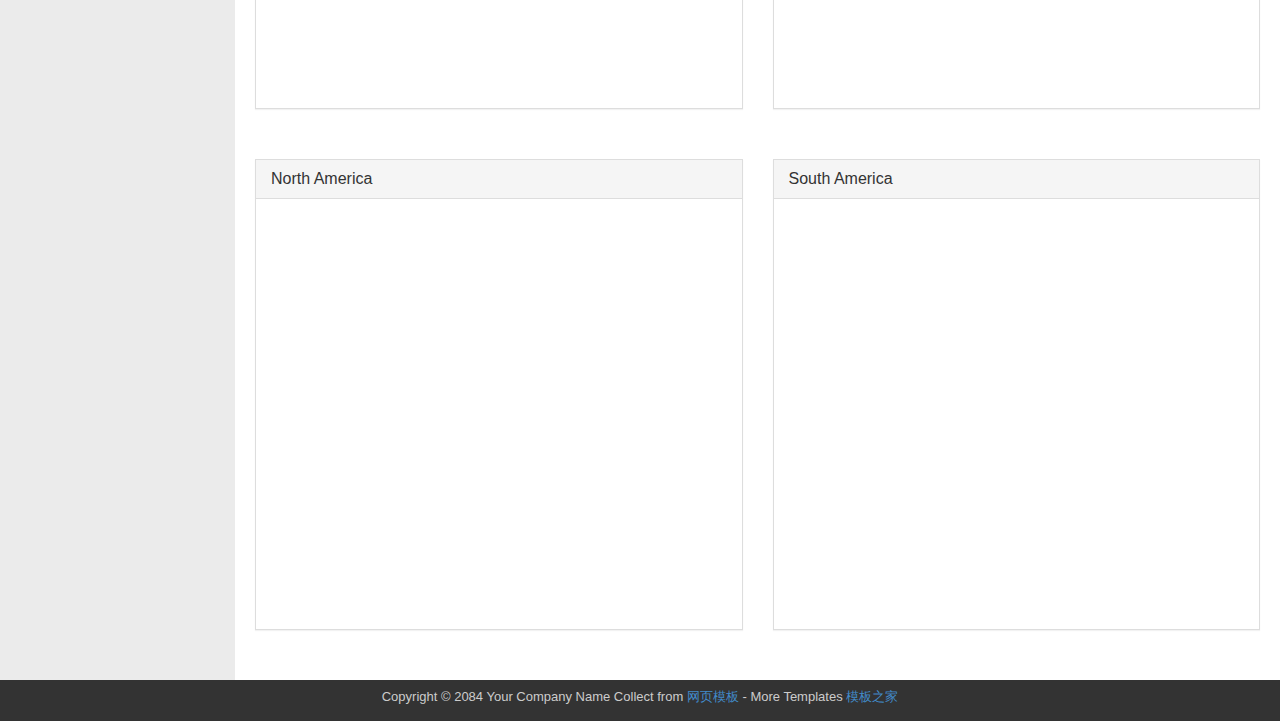
<file: DashBoardUI/maps.html>
<!DOCTYPE html>
<head>
  <meta charset="utf-8">
  <!--[if IE]><meta http-equiv="X-UA-Compatible" content="IE=edge,chrome=1"><![endif]-->
  <title>Dashboard Maps, Free Admin Template</title>
  <meta name="keywords" content="" />
  <meta name="description" content="" />
  <meta name="viewport" content="width=device-width">   
  <link href="jqvmap/jqvmap.css" media="screen" rel="stylesheet" type="text/css" />   
  <link rel="stylesheet" href="css/templatemo_main.css">
</head>
<body>
  <div id="main-wrapper">
    <div class="navbar navbar-inverse" role="navigation">
      <div class="navbar-header">
        <div class="logo"><h1>Dashboard - Admin Template</h1></div>
        <button type="button" class="navbar-toggle" data-toggle="collapse" data-target=".navbar-collapse">
          <span class="sr-only">Toggle navigation</span>
          <span class="icon-bar"></span>
          <span class="icon-bar"></span>
          <span class="icon-bar"></span>
        </button> 
      </div>   
    </div>
    <div class="template-page-wrapper">
      <div class="navbar-collapse collapse templatemo-sidebar">
        <ul class="templatemo-sidebar-menu">
          <li>
            <form class="navbar-form">
              <input type="text" class="form-control" id="templatemo_search_box" placeholder="Search...">
              <span class="btn btn-default">Go</span>
            </form>
          </li>
          <li><a href="index.html"><i class="fa fa-home"></i>Dashboard</a></li>
          <li class="sub">
            <a href="javascript:;">
              <i class="fa fa-database"></i> Nested Menu <div class="pull-right"><span class="caret"></span></div>
            </a>
            <ul class="templatemo-submenu">
              <li><a href="#">Aenean</a></li>
              <li><a href="#">Pellentesque</a></li>
              <li><a href="#">Congue</a></li>             
              <li><a href="#">Interdum</a></li>
              <li><a href="#">Facilisi</a></li>
            </ul>
          </li>
          <li><a href="data-visualization.html"><i class="fa fa-cubes"></i><span class="badge pull-right">9</span>Data Visualization</a></li>
          <li class="active"><a href="#"><i class="fa fa-map-marker"></i><span class="badge pull-right">42</span>Maps</a></li>
          <li><a href="tables.html"><i class="fa fa-users"></i><span class="badge pull-right">NEW</span>Manage Users</a></li>
          <li><a href="preferences.html"><i class="fa fa-cog"></i>Preferences</a></li>
          <li><a href="javascript:;" data-toggle="modal" data-target="#confirmModal"><i class="fa fa-sign-out"></i>Sign Out</a></li>
        </ul>
      </div><!--/.navbar-collapse -->

      <div class="templatemo-content-wrapper">
        <div class="templatemo-content">
          <ol class="breadcrumb">
            <li><a href="index.html">Admin Panel</a></li>
            <li><a href="#">Maps</a></li>
            <li class="active">Location</li>
          </ol>
          <h1>Maps</h1>
          <p>Credit goes to <a href="http://jqvmap.com">JQVMap</a></p>         
          <div class="templatemo-maps">
            <div class="row">
              <div class="col-md-6 col-sm-6 margin-bottom-30">
                <div class="panel panel-default">
                  <div class="panel-heading">
                    <h4 class="panel-title">World</h4>
                  </div>
                  <div class="panel-body">
                    <div id="vmap_world" class="vmap"></div>
                  </div>
                </div>                
              </div>
              <div class="col-md-6 col-sm-6 margin-bottom-30">
                <div class="panel panel-default">
                  <div class="panel-heading">
                    <h4 class="panel-title">United States of America</h4>
                  </div>
                  <div class="panel-body">
                    <div id="vmap_usa" class="vmap"></div>
                  </div>
                </div>  
              </div>
            </div>
            <div class="row">
              <div class="col-md-6 col-sm-6 margin-bottom-30">
                <div class="panel panel-default">
                  <div class="panel-heading">
                    <h4 class="panel-title">Asia</h4>
                  </div>
                  <div class="panel-body">
                    <div id="vmap_asia" class="vmap"></div>
                  </div>
                </div>  
              </div>
              <div class="col-md-6 col-sm-6 margin-bottom-30">
                <div class="panel panel-default">
                  <div class="panel-heading">
                    <h4 class="panel-title">Europe</h4>
                  </div>
                  <div class="panel-body">
                    <div id="vmap_europe" class="vmap"></div>
                  </div>
                </div>  
              </div>
            </div>
            <div class="row">
              <div class="col-md-6 col-sm-6 margin-bottom-30">
                <div class="panel panel-default">
                  <div class="panel-heading">
                    <h4 class="panel-title">Australia</h4>
                  </div>
                  <div class="panel-body">
                    <div id="vmap_australia" class="vmap"></div>
                  </div>
                </div>  
              </div>
              <div class="col-md-6 col-sm-6 margin-bottom-30">
                <div class="panel panel-default">
                  <div class="panel-heading">
                    <h4 class="panel-title">Africa</h4>
                  </div>
                  <div class="panel-body">
                    <div id="vmap_africa" class="vmap"></div>
                  </div>
                </div>  
              </div>
            </div>
            <div class="row">
              <div class="col-md-6 col-sm-6 margin-bottom-30">
                <div class="panel panel-default">
                  <div class="panel-heading">
                    <h4 class="panel-title">North America</h4>
                  </div>
                  <div class="panel-body">
                    <div id="vmap_northamerica" class="vmap"></div>
                  </div>
                </div>  
              </div>
              <div class="col-md-6 col-sm-6 margin-bottom-30">
                <div class="panel panel-default">
                  <div class="panel-heading">
                    <h4 class="panel-title">South America</h4>
                  </div>
                  <div class="panel-body">
                    <div id="vmap_southamerica" class="vmap"></div>
                  </div>
                </div>  
              </div>
            </div>
          </div>
        </div>

        <!-- Modal -->
        <div class="modal fade" id="confirmModal" tabindex="-1" role="dialog" aria-labelledby="myModalLabel" aria-hidden="true">
          <div class="modal-dialog">
            <div class="modal-content">
              <div class="modal-header">
                <button type="button" class="close" data-dismiss="modal"><span aria-hidden="true">&times;</span><span class="sr-only">Close</span></button>
                <h4 class="modal-title" id="myModalLabel">Are you sure you want to sign out?</h4>
              </div>
              <div class="modal-footer">
                <a href="sign-in.html" class="btn btn-primary">Yes</a>
                <button type="button" class="btn btn-default" data-dismiss="modal">No</button>
              </div>
            </div>
          </div>
        </div>

        <footer class="templatemo-footer">
          <div class="templatemo-copyright">
            <p>Copyright &copy; 2084 Your Company Name Collect from <a href="http://www.cssmoban.com/" title="网页模板" target="_blank">网页模板</a> - More Templates <a href="http://www.cssmoban.com/" target="_blank" title="模板之家">模板之家</a></p>
          </div>
        </footer>
      </div>
	</div>
      <script src="js/jquery.min.js"></script>
      <script src="js/bootstrap.min.js"></script>
      <script src="js/templatemo_script.js"></script>
      <script src="jqvmap/jquery.vmap.js" type="text/javascript"></script>
      <script src="jqvmap/maps/jquery.vmap.world.js" type="text/javascript"></script>
      <script src="jqvmap/data/jquery.vmap.sampledata.js" type="text/javascript"></script>
      <script src="jqvmap/maps/jquery.vmap.usa.js" type="text/javascript"></script>
      <script src="jqvmap/maps/continents/jquery.vmap.asia.js" type="text/javascript"></script>
      <script src="jqvmap/maps/continents/jquery.vmap.europe.js" type="text/javascript"></script>
      <script src="jqvmap/maps/continents/jquery.vmap.australia.js" type="text/javascript"></script>
      <script src="jqvmap/maps/continents/jquery.vmap.africa.js" type="text/javascript"></script>
      <script src="jqvmap/maps/continents/jquery.vmap.north-america.js" type="text/javascript"></script>
      <script src="jqvmap/maps/continents/jquery.vmap.south-america.js" type="text/javascript"></script>
      
      <script type="text/javascript">
        $(document).ready(function() {

          $('#vmap_world').vectorMap({
            map: 'world_en',
            backgroundColor: '#ffffff',
            color: '#333',
            hoverOpacity: 0.7,
            selectedColor: '#666666',
            enableZoom: true,
            showTooltip: true,
            values: sample_data,
            scaleColors: ['#C8EEFF', '#006491'],
            normalizeFunction: 'polynomial'
          });
          $('#vmap_usa').vectorMap({
            map: 'usa_en',
            enableZoom: true,
            showTooltip: true,
            selectedRegion: 'MO'
          });
          $('#vmap_asia').vectorMap({
            map: 'asia_en',
            backgroundColor: '#ffffff',
            color: '#333333',
            hoverOpacity: 0.7,
            selectedColor: '#666666',
            enableZoom: true,
            showTooltip: true,
            values: sample_data,
            scaleColors: ['#C8EEFF', '#006491'],
            normalizeFunction: 'polynomial'
          });
          $('#vmap_europe').vectorMap({
            map: 'europe_en',
            backgroundColor: '#ffffff',
            color: '#333333',
            hoverOpacity: 0.7,
            selectedColor: '#666666',
            enableZoom: true,
            showTooltip: true,
            values: sample_data,
            scaleColors: ['#C8EEFF', '#006491'],
            normalizeFunction: 'polynomial'
          });
          $('#vmap_australia').vectorMap({
            map: 'australia_en',
            backgroundColor: '#ffffff',
            color: '#333333',
            hoverOpacity: 0.7,
            selectedColor: '#666666',
            enableZoom: true,
            showTooltip: true,
            values: sample_data,
            scaleColors: ['#C8EEFF', '#006491'],
            normalizeFunction: 'polynomial'
          });
          $('#vmap_africa').vectorMap({
            map: 'africa_en',
            backgroundColor: '#ffffff',
            color: '#333333',
            hoverOpacity: 0.7,
            selectedColor: '#666666',
            enableZoom: true,
            showTooltip: true,
            values: sample_data,
            scaleColors: ['#C8EEFF', '#006491'],
            normalizeFunction: 'polynomial'
          });
          $('#vmap_northamerica').vectorMap({
            map: 'north-america_en',
            backgroundColor: '#ffffff',
            color: '#333333',
            hoverOpacity: 0.7,
            selectedColor: '#666666',
            enableZoom: true,
            showTooltip: true,
            values: sample_data,
            scaleColors: ['#C8EEFF', '#006491'],
            normalizeFunction: 'polynomial'
          });
          $('#vmap_southamerica').vectorMap({
            map: 'south-america_en',
            backgroundColor: '#ffffff',
            color: '#333333',
            hoverOpacity: 0.7,
            selectedColor: '#666666',
            enableZoom: true,
            showTooltip: true,
            values: sample_data,
            scaleColors: ['#C8EEFF', '#006491'],
            normalizeFunction: 'polynomial'
          });
        });
</script>
</div>
</body>
</html>
</file>
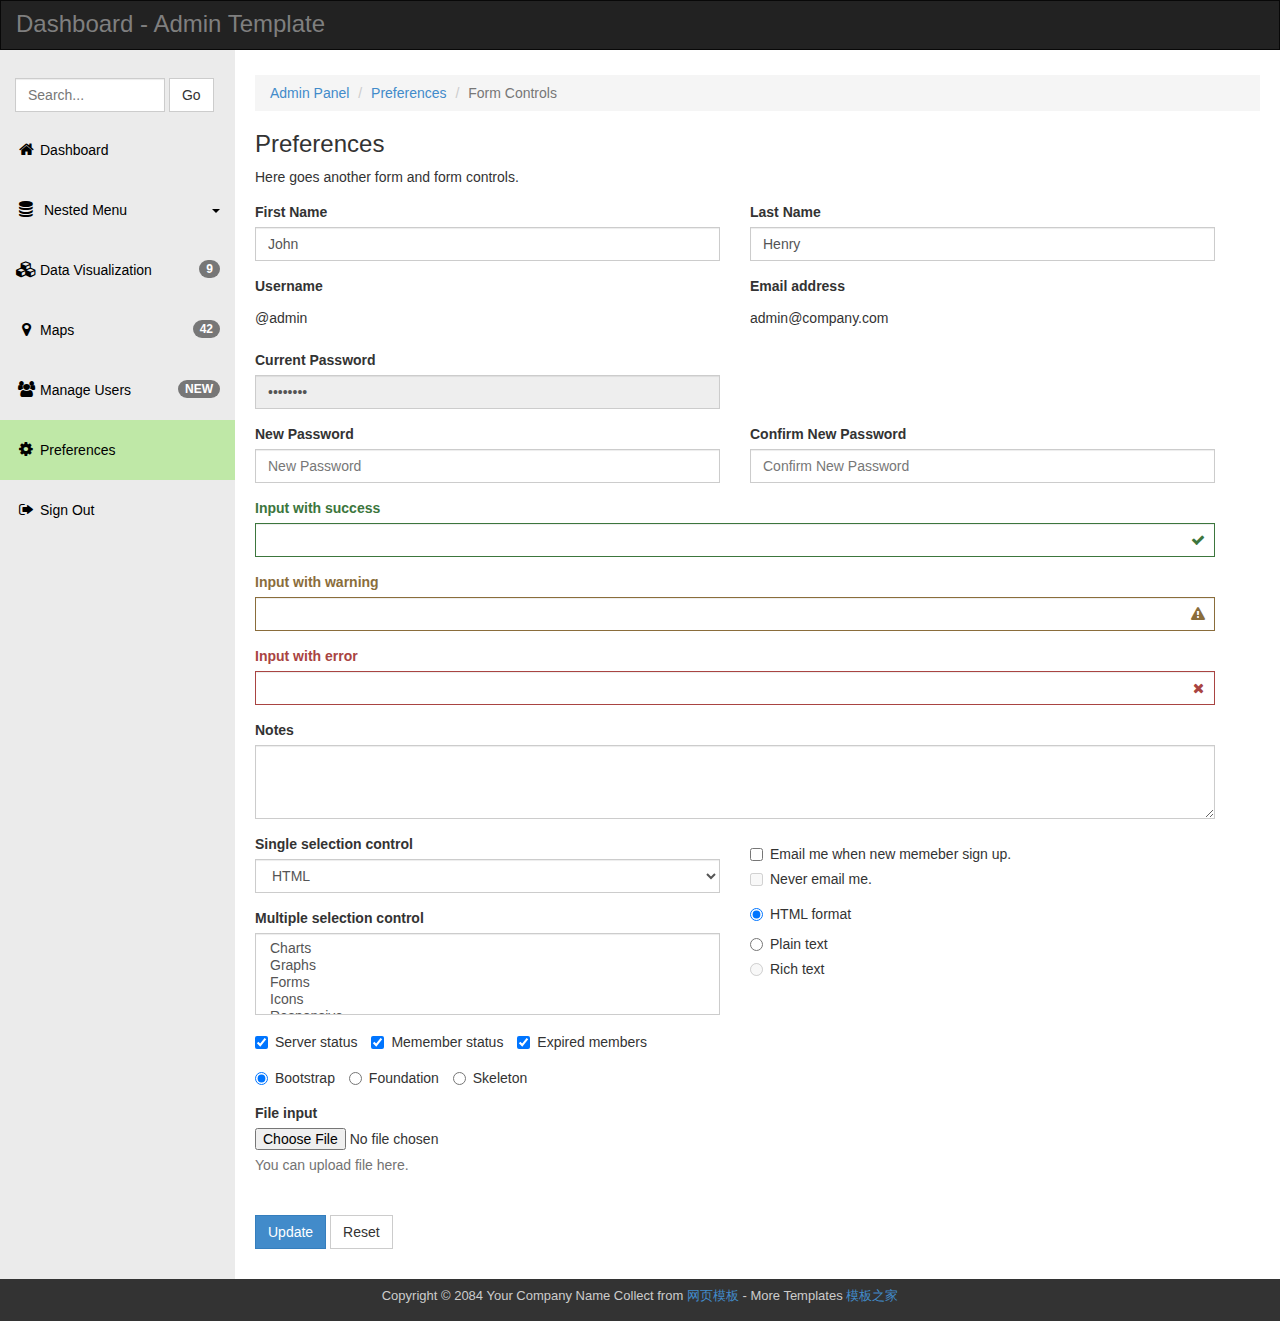
<file: DashBoardUI/preferences.html>
<!DOCTYPE html>
<head>
  <meta charset="utf-8">
  <!--[if IE]><meta http-equiv="X-UA-Compatible" content="IE=edge,chrome=1"><![endif]-->
  <title>Dashboard Preferences, Free Admin Template</title>
  <meta name="keywords" content="" />
  <meta name="description" content="" />
  <meta name="viewport" content="width=device-width">        
  <link rel="stylesheet" href="css/templatemo_main.css">
</head>
<body>
  <div id="main-wrapper">
    <div class="navbar navbar-inverse" role="navigation">
      <div class="navbar-header">
        <div class="logo"><h1>Dashboard - Admin Template</h1></div>
        <button type="button" class="navbar-toggle" data-toggle="collapse" data-target=".navbar-collapse">
          <span class="sr-only">Toggle navigation</span>
          <span class="icon-bar"></span>
          <span class="icon-bar"></span>
          <span class="icon-bar"></span>
        </button> 
      </div>   
    </div>
    <div class="template-page-wrapper">
      <div class="navbar-collapse collapse templatemo-sidebar">
        <ul class="templatemo-sidebar-menu">
          <li>
            <form class="navbar-form">
              <input type="text" class="form-control" id="templatemo_search_box" placeholder="Search...">
              <span class="btn btn-default">Go</span>
            </form>
          </li>
          <li><a href="index.html"><i class="fa fa-home"></i>Dashboard</a></li>
          <li class="sub">
            <a href="javascript:;">
              <i class="fa fa-database"></i> Nested Menu <div class="pull-right"><span class="caret"></span></div>
            </a>
            <ul class="templatemo-submenu">
              <li><a href="#">Aenean</a></li>
              <li><a href="#">Pellentesque</a></li>
              <li><a href="#">Congue</a></li>             
              <li><a href="#">Interdum</a></li>
              <li><a href="#">Facilisi</a></li>
            </ul>
          </li>
          <li><a href="data-visualization.html"><i class="fa fa-cubes"></i><span class="badge pull-right">9</span>Data Visualization</a></li>
          <li><a href="maps.html"><i class="fa fa-map-marker"></i><span class="badge pull-right">42</span>Maps</a></li>
          <li><a href="tables.html"><i class="fa fa-users"></i><span class="badge pull-right">NEW</span>Manage Users</a></li>
          <li class="active"><a href="#"><i class="fa fa-cog"></i>Preferences</a></li>
          <li><a href="javascript:;" data-toggle="modal" data-target="#confirmModal"><i class="fa fa-sign-out"></i>Sign Out</a></li>
        </ul>
      </div><!--/.navbar-collapse -->

      <div class="templatemo-content-wrapper">
        <div class="templatemo-content">
          <ol class="breadcrumb">
            <li><a href="index.html">Admin Panel</a></li>
            <li><a href="#">Preferences</a></li>
            <li class="active">Form Controls</li>
          </ol>
          <h1>Preferences</h1>
          <p class="margin-bottom-15">Here goes another form and form controls.</p>
          <div class="row">
            <div class="col-md-12">
              <form role="form" id="templatemo-preferences-form">
                <div class="row">
                  <div class="col-md-6 margin-bottom-15">
                    <label for="firstName" class="control-label">First Name</label>
                    <input type="text" class="form-control" id="firstName" value="John">                  
                  </div>
                  <div class="col-md-6 margin-bottom-15">
                    <label for="lastName" class="control-label">Last Name</label>
                    <input type="text" class="form-control" id="lastName" value="Henry">                 
                  </div>
                </div>
                <div class="row">
                  <div class="col-md-6 margin-bottom-15">
                    <label>Username</label>
                    <p class="form-control-static" id="username">@admin</p>
                  </div>
                  <div class="col-md-6 margin-bottom-15">
                    <label>Email address</label>
                    <p class="form-control-static" id="email">admin@company.com</p>
                  </div>
                </div>
                <div class="row">
                  <div class="col-md-6 margin-bottom-15">
                    <label for="currentPassword">Current Password</label>
                    <input type="password" class="form-control" id="currentPassword" value="********" disabled>  
                  </div>
                  <div class="col-md-6 margin-bottom-15">
                  </div>
                </div>
                
                <div class="row">
                  <div class="col-md-6 margin-bottom-15">
                    <label for="password_1">New Password</label>
                    <input type="password" class="form-control" id="password_1" placeholder="New Password">  
                  </div>
                  <div class="col-md-6 margin-bottom-15">
                    <label for="password_2">Confirm New Password</label>
                    <input type="password" class="form-control" id="password_2" placeholder="Confirm New Password">  
                  </div>
                </div>
                
                <div class="has-success has-feedback">
                  <div class="row">
                   <div class="col-md-12 margin-bottom-15">
                    <label class="control-label" for="inputSuccess">Input with success</label>
                    <input type="text" class="form-control" id="inputSuccess">
                    <span class="fa fa-check form-control-feedback"></span>
                  </div> 
                </div>
                
              </div>
              <div class="row has-warning has-feedback">
                <div class="col-md-12 margin-bottom-15">
                  <label class="control-label" for="inputWarning">Input with warning</label>
                  <input type="text" class="form-control" id="inputWarning">
                  <span class="fa fa-warning form-control-feedback"></span>
                </div>
              </div>
              <div class="row has-error has-feedback">
                <div class="col-md-12 margin-bottom-15">
                  <label class="control-label" for="inputError">Input with error</label>
                  <input type="text" class="form-control" id="inputError">
                  <span class="fa fa-times form-control-feedback"></span>
                </div>
              </div>
              <div class="row">
                <div class="col-md-12 margin-bottom-15">
                  <label for="notes">Notes</label>
                  <textarea class="form-control" rows="3" id="notes"></textarea>
                </div>
              </div>
              <div class="row">
                <div class="col-md-6 margin-bottom-15">
                  <label for="singleSelect">Single selection control</label>
                  <select class="form-control margin-bottom-15" id="singleSelect">
                    <option>HTML</option>
                    <option>CSS</option>
                    <option>JavaScript</option>
                    <option>jQuery</option>
                    <option>Bootstrap</option>
                  </select>
                  <label for="multipleSelect">Multiple selection control</label>
                  <select multiple class="form-control" id="multipleSelect">
                    <option>Charts</option>
                    <option>Graphs</option>
                    <option>Forms</option>
                    <option>Icons</option>
                    <option>Responsive</option>
                  </select>  
                </div>
                <div class="col-md-6">
                  <div class="checkbox">
                    <label>
                      <input type="checkbox" value="">
                      Email me when new memeber sign up.
                    </label>
                  </div>
                  <div class="checkbox disabled margin-bottom-15">
                    <label>
                      <input type="checkbox" value="" disabled>
                      Never email me.
                    </label>
                  </div>
                  <div class="radio margin-bottom-15">
                    <label>
                      <input type="radio" name="optionsRadios" id="optionsRadios1" value="option1" checked>
                      HTML format
                    </label>
                  </div>
                  <div class="radio">
                    <label>
                      <input type="radio" name="optionsRadios" id="optionsRadios2" value="option2">
                      Plain text
                    </label>
                  </div>
                  <div class="radio disabled">
                    <label>
                      <input type="radio" name="optionsRadios" id="optionsRadios3" value="option3" disabled>
                      Rich text
                    </label>
                  </div>                 
                </div>                            
              </div>                
              <div class="row">
                <div class="col-md-12 margin-bottom-15">
                  <label class="checkbox-inline">
                    <input type="checkbox" id="inlineCheckbox1" value="option1" checked> Server status
                  </label>
                  <label class="checkbox-inline">
                    <input type="checkbox" id="inlineCheckbox2" value="option2" checked> Memember status
                  </label>
                  <label class="checkbox-inline">
                    <input type="checkbox" id="inlineCheckbox3" value="option3" checked> Expired members
                  </label>                      
                </div>
              </div>
              <div class="row">
                <div class="col-md-12 margin-bottom-15">
                  <label class="radio-inline">
                    <input type="radio" name="inlineRadioOptions" id="inlineRadio1" value="option1" checked> Bootstrap
                  </label>
                  <label class="radio-inline">
                    <input type="radio" name="inlineRadioOptions" id="inlineRadio2" value="option2"> Foundation
                  </label>
                  <label class="radio-inline">
                    <input type="radio" name="inlineRadioOptions" id="inlineRadio3" value="option3"> Skeleton
                  </label>                    
                </div>                  
              </div>
              <div class="row">
                <div class="col-md-12 margin-bottom-30">
                  <label for="exampleInputFile">File input</label>
                  <input type="file" id="exampleInputFile">
                  <p class="help-block">You can upload file here.</p>  
                </div>                  
              </div>
              <div class="row templatemo-form-buttons">
                <div class="col-md-12">
                  <button type="submit" class="btn btn-primary">Update</button>
                  <button type="reset" class="btn btn-default">Reset</button>    
                </div>
              </div>
            </form>
          </div>
        </div>
      </div>
    </div>

    <!-- Modal -->
    <div class="modal fade" id="confirmModal" tabindex="-1" role="dialog" aria-labelledby="myModalLabel" aria-hidden="true">
      <div class="modal-dialog">
        <div class="modal-content">
          <div class="modal-header">
            <button type="button" class="close" data-dismiss="modal"><span aria-hidden="true">&times;</span><span class="sr-only">Close</span></button>
            <h4 class="modal-title" id="myModalLabel">Are you sure you want to sign out?</h4>
          </div>
          <div class="modal-footer">
            <a href="sign-in.html" class="btn btn-primary">Yes</a>
            <button type="button" class="btn btn-default" data-dismiss="modal">No</button>
          </div>
        </div>
      </div>
    </div>

    <footer class="templatemo-footer">
      <div class="templatemo-copyright">
        <p>Copyright &copy; 2084 Your Company Name Collect from <a href="http://www.cssmoban.com/" title="网页模板" target="_blank">网页模板</a> - More Templates <a href="http://www.cssmoban.com/" target="_blank" title="模板之家">模板之家</a></p>
      </div>
    </footer>
  </div>
</div>
  <script src="js/jquery.min.js"></script>
  <script src="js/bootstrap.min.js"></script>
  <script src="js/templatemo_script.js"></script>
</body>
</html>
</file>
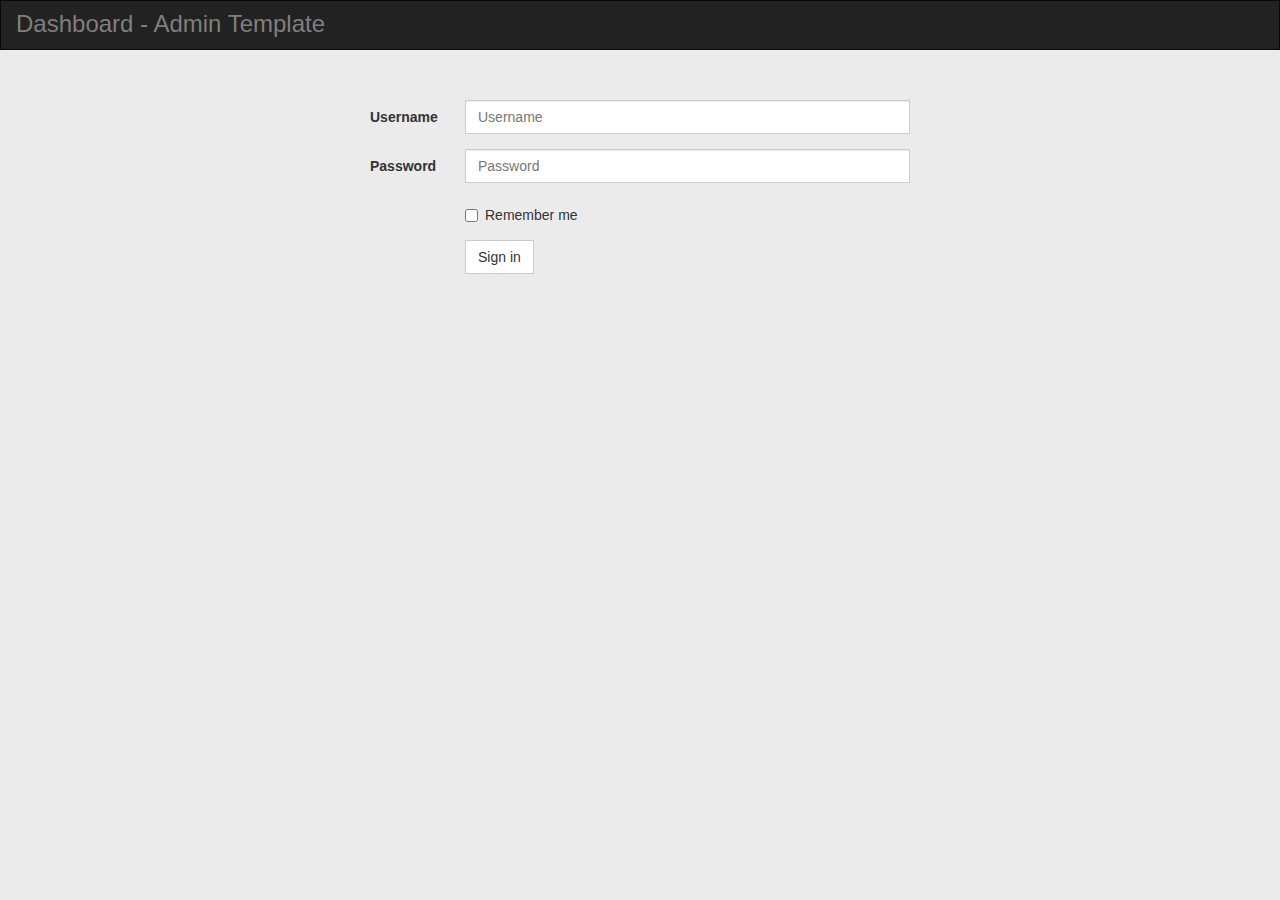
<file: DashBoardUI/sign-in.html>
<!DOCTYPE html>
<head>
  <meta charset="utf-8">
  <!--[if IE]><meta http-equiv="X-UA-Compatible" content="IE=edge,chrome=1"><![endif]-->
  <title>Dashboard Sign In, Free Admin Template</title>
  <meta name="keywords" content="" />
  <meta name="description" content="" />
  <meta name="viewport" content="width=device-width">        
  <link rel="stylesheet" href="css/templatemo_main.css">
</head>
<body>
  <div id="main-wrapper">
    <div class="navbar navbar-inverse" role="navigation">
      <div class="navbar-header">
        <div class="logo"><h1>Dashboard - Admin Template</h1></div>
      </div>   
    </div>
    <div class="template-page-wrapper">
      <form class="form-horizontal templatemo-signin-form" role="form" action="index.html" method="get">
        <div class="form-group">
          <div class="col-md-12">
            <label for="username" class="col-sm-2 control-label">Username</label>
            <div class="col-sm-10">
              <input type="text" class="form-control" id="username" placeholder="Username">
            </div>
          </div>              
        </div>
        <div class="form-group">
          <div class="col-md-12">
            <label for="password" class="col-sm-2 control-label">Password</label>
            <div class="col-sm-10">
              <input type="password" class="form-control" id="password" placeholder="Password">
            </div>
          </div>
        </div>
        <div class="form-group">
          <div class="col-md-12">
            <div class="col-sm-offset-2 col-sm-10">
              <div class="checkbox">
                <label>
                  <input type="checkbox"> Remember me
                </label>
              </div>
            </div>
          </div>
        </div>
        <div class="form-group">
          <div class="col-md-12">
            <div class="col-sm-offset-2 col-sm-10">
              <input type="submit" value="Sign in" class="btn btn-default">
            </div>
          </div>
        </div>
      </form>
    </div>
  </div>
</body>
</html>
</file>
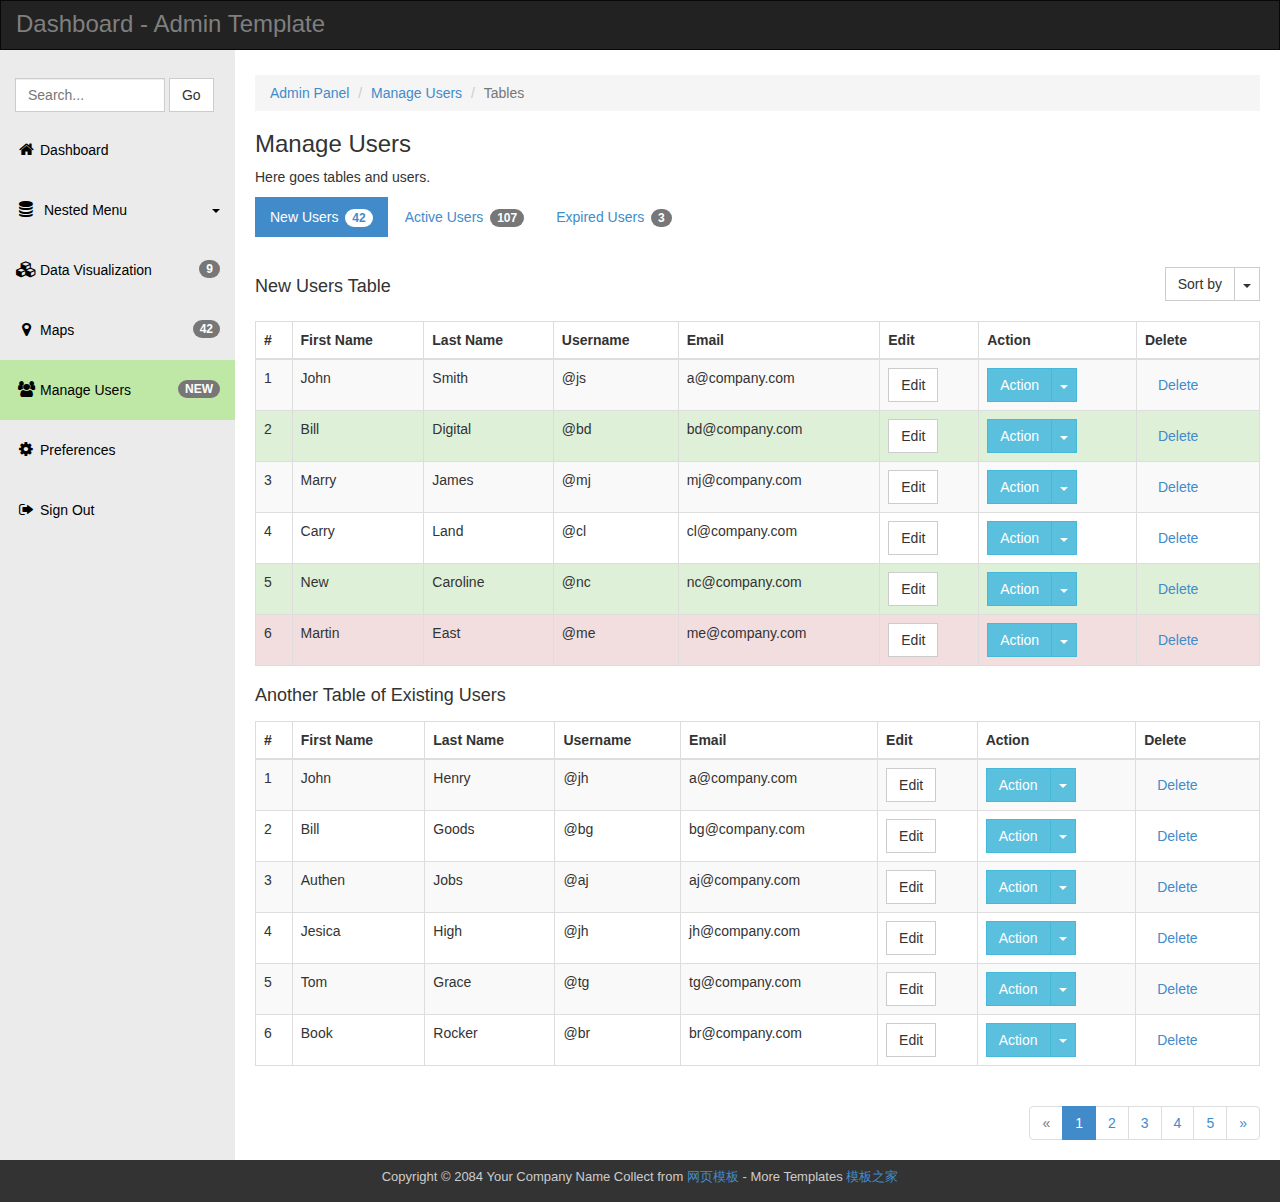
<file: DashBoardUI/tables.html>
<!DOCTYPE html>
<head>
  <meta charset="utf-8">
  <!--[if IE]><meta http-equiv="X-UA-Compatible" content="IE=edge,chrome=1"><![endif]-->
  <title>Dashboard Tables, Free Admin Template</title>
  <meta name="keywords" content="" />
  <meta name="description" content="" />
  <meta name="viewport" content="width=device-width">        
  <link rel="stylesheet" href="css/templatemo_main.css">
</head>
<body>
  <div id="main-wrapper">
    <div class="navbar navbar-inverse" role="navigation">
      <div class="navbar-header">
        <div class="logo"><h1>Dashboard - Admin Template</h1></div>
        <button type="button" class="navbar-toggle" data-toggle="collapse" data-target=".navbar-collapse">
          <span class="sr-only">Toggle navigation</span>
          <span class="icon-bar"></span>
          <span class="icon-bar"></span>
          <span class="icon-bar"></span>
        </button> 
      </div>   
    </div>
    <div class="template-page-wrapper">
      <div class="navbar-collapse collapse templatemo-sidebar">
        <ul class="templatemo-sidebar-menu">
          <li>
            <form class="navbar-form">
              <input type="text" class="form-control" id="templatemo_search_box" placeholder="Search...">
              <span class="btn btn-default">Go</span>
            </form>
          </li>
          <li><a href="index.html"><i class="fa fa-home"></i>Dashboard</a></li>
          <li class="sub">
            <a href="javascript:;">
              <i class="fa fa-database"></i> Nested Menu <div class="pull-right"><span class="caret"></span></div>
            </a>
            <ul class="templatemo-submenu">
              <li><a href="#">Aenean</a></li>
              <li><a href="#">Pellentesque</a></li>
              <li><a href="#">Congue</a></li>             
              <li><a href="#">Interdum</a></li>
              <li><a href="#">Facilisi</a></li>
            </ul>
          </li>
          <li><a href="data-visualization.html"><i class="fa fa-cubes"></i><span class="badge pull-right">9</span>Data Visualization</a></li>
          <li><a href="maps.html"><i class="fa fa-map-marker"></i><span class="badge pull-right">42</span>Maps</a></li>
          <li class="active"><a href="#"><i class="fa fa-users"></i><span class="badge pull-right">NEW</span>Manage Users</a></li>
          <li><a href="preferences.html"><i class="fa fa-cog"></i>Preferences</a></li>
          <li><a href="javascript:;" data-toggle="modal" data-target="#confirmModal"><i class="fa fa-sign-out"></i>Sign Out</a></li>
        </ul>
      </div><!--/.navbar-collapse -->

      <div class="templatemo-content-wrapper">
        <div class="templatemo-content">
          <ol class="breadcrumb">
            <li><a href="index.html">Admin Panel</a></li>
            <li><a href="#">Manage Users</a></li>
            <li class="active">Tables</li>
          </ol>
          <h1>Manage Users</h1>
          <p>Here goes tables and users.</p>

          <div class="row margin-bottom-30">
            <div class="col-md-12">
              <ul class="nav nav-pills">
                <li class="active"><a href="#">New Users <span class="badge">42</span></a></li>
                <li><a href="#">Active Users <span class="badge">107</span></a></li>
                <li><a href="#">Expired Users <span class="badge">3</span></a></li>
              </ul>          
            </div>
          </div> 
          <div class="row">
            <div class="col-md-12">
              <div class="btn-group pull-right" id="templatemo_sort_btn">
                <button type="button" class="btn btn-default">Sort by</button>
                <button type="button" class="btn btn-default dropdown-toggle" data-toggle="dropdown">
                  <span class="caret"></span>
                  <span class="sr-only">Toggle Dropdown</span>
                </button>
                <ul class="dropdown-menu" role="menu">
                  <li><a href="#">First Name</a></li>
                  <li><a href="#">Last Name</a></li>
                  <li><a href="#">Username</a></li>
                </ul>
              </div>
              <div class="table-responsive">
                <h4 class="margin-bottom-15">New Users Table</h4>
                <table class="table table-striped table-hover table-bordered">
                  <thead>
                    <tr>
                      <th>#</th>
                      <th>First Name</th>
                      <th>Last Name</th>
                      <th>Username</th>
                      <th>Email</th>
                      <th>Edit</th>
                      <th>Action</th>
                      <th>Delete</th>
                    </tr>
                  </thead>
                  <tbody>
                    <tr>
                      <td>1</td>
                      <td>John</td>
                      <td>Smith</td>
                      <td>@js</td>
                      <td>a@company.com</td>
                      <td><a href="#" class="btn btn-default">Edit</a></td>                    
                      <td>
                        <!-- Split button -->
                        <div class="btn-group">
                          <button type="button" class="btn btn-info">Action</button>
                          <button type="button" class="btn btn-info dropdown-toggle" data-toggle="dropdown">
                            <span class="caret"></span>
                            <span class="sr-only">Toggle Dropdown</span>
                          </button>
                          <ul class="dropdown-menu" role="menu">
                            <li><a href="#">Bootstrap</a></li>
                            <li><a href="#">Font Awesome</a></li>
                            <li><a href="#">jQuery</a></li>
                          </ul>
                        </div>
                      </td>
                      <td><a href="#" class="btn btn-link">Delete</a></td>
                    </tr>
                    <tr class="success">
                      <td>2</td>
                      <td>Bill</td>
                      <td>Digital</td>
                      <td>@bd</td>
                      <td>bd@company.com</td>
                      <td><a href="#" class="btn btn-default">Edit</a></td>
                      <td>
                        <!-- Split button -->
                        <div class="btn-group">
                          <button type="button" class="btn btn-info">Action</button>
                          <button type="button" class="btn btn-info dropdown-toggle" data-toggle="dropdown">
                            <span class="caret"></span>
                            <span class="sr-only">Toggle Dropdown</span>
                          </button>
                          <ul class="dropdown-menu" role="menu">
                            <li><a href="#">Bootstrap</a></li>
                            <li><a href="#">Font Awesome</a></li>
                            <li><a href="#">jQuery</a></li>
                          </ul>
                        </div>
                      </td>
                      <td><a href="#" class="btn btn-link">Delete</a></td>
                    </tr>
                    <tr>
                      <td>3</td>
                      <td>Marry</td>
                      <td>James</td>
                      <td>@mj</td>
                      <td>mj@company.com</td>
                      <td><a href="#" class="btn btn-default">Edit</a></td>
                      <td>
                        <!-- Split button -->
                        <div class="btn-group">
                          <button type="button" class="btn btn-info">Action</button>
                          <button type="button" class="btn btn-info dropdown-toggle" data-toggle="dropdown">
                            <span class="caret"></span>
                            <span class="sr-only">Toggle Dropdown</span>
                          </button>
                          <ul class="dropdown-menu" role="menu">
                            <li><a href="#">Bootstrap</a></li>
                            <li><a href="#">Font Awesome</a></li>
                            <li><a href="#">jQuery</a></li>
                          </ul>
                        </div>
                      </td>
                      <td><a href="#" class="btn btn-link">Delete</a></td>
                    </tr>
                    <tr>
                      <td>4</td>
                      <td>Carry</td>
                      <td>Land</td>
                      <td>@cl</td>
                      <td>cl@company.com</td>
                      <td><a href="#" class="btn btn-default">Edit</a></td>
                      <td>
                        <!-- Split button -->
                        <div class="btn-group">
                          <button type="button" class="btn btn-info">Action</button>
                          <button type="button" class="btn btn-info dropdown-toggle" data-toggle="dropdown">
                            <span class="caret"></span>
                            <span class="sr-only">Toggle Dropdown</span>
                          </button>
                          <ul class="dropdown-menu" role="menu">
                            <li><a href="#">Bootstrap</a></li>
                            <li><a href="#">Font Awesome</a></li>
                            <li><a href="#">jQuery</a></li>
                          </ul>
                        </div>
                      </td>
                      <td><a href="#" class="btn btn-link">Delete</a></td>
                    </tr>
                    <tr class="success">
                      <td>5</td>
                      <td>New</td>
                      <td>Caroline</td>
                      <td>@nc</td>
                      <td>nc@company.com</td>
                      <td><a href="#" class="btn btn-default">Edit</a></td>
                      <td>
                        <!-- Split button -->
                        <div class="btn-group">
                          <button type="button" class="btn btn-info">Action</button>
                          <button type="button" class="btn btn-info dropdown-toggle" data-toggle="dropdown">
                            <span class="caret"></span>
                            <span class="sr-only">Toggle Dropdown</span>
                          </button>
                          <ul class="dropdown-menu" role="menu">
                            <li><a href="#">Bootstrap</a></li>
                            <li><a href="#">Font Awesome</a></li>
                            <li><a href="#">jQuery</a></li>
                          </ul>
                        </div>
                      </td>
                      <td><a href="#" class="btn btn-link">Delete</a></td>
                    </tr>
                    <tr class="danger">
                      <td>6</td>
                      <td>Martin</td>
                      <td>East</td>
                      <td>@me</td>
                      <td>me@company.com</td>
                      <td><a href="#" class="btn btn-default">Edit</a></td>
                      <td>
                        <!-- Split button -->
                        <div class="btn-group">
                          <button type="button" class="btn btn-info">Action</button>
                          <button type="button" class="btn btn-info dropdown-toggle" data-toggle="dropdown">
                            <span class="caret"></span>
                            <span class="sr-only">Toggle Dropdown</span>
                          </button>
                          <ul class="dropdown-menu" role="menu">
                            <li><a href="#">Bootstrap</a></li>
                            <li><a href="#">Font Awesome</a></li>
                            <li><a href="#">jQuery</a></li>
                          </ul>
                        </div>
                      </td>
                      <td><a href="#" class="btn btn-link">Delete</a></td>
                    </tr>                    
                  </tbody>
                </table>
              </div>
              <div class="table-responsive">
                <h4 class="margin-bottom-15">Another Table of Existing Users</h4>
                <table class="table table-striped table-hover table-bordered">
                  <thead>
                    <tr>
                      <th>#</th>
                      <th>First Name</th>
                      <th>Last Name</th>
                      <th>Username</th>
                      <th>Email</th>
                      <th>Edit</th>
                      <th>Action</th>
                      <th>Delete</th>
                    </tr>
                  </thead>
                  <tbody>
                    <tr>
                      <td>1</td>
                      <td>John</td>
                      <td>Henry</td>
                      <td>@jh</td>
                      <td>a@company.com</td>
                      <td><a href="#" class="btn btn-default">Edit</a></td>                    
                      <td>
                        <!-- Split button -->
                        <div class="btn-group">
                          <button type="button" class="btn btn-info">Action</button>
                          <button type="button" class="btn btn-info dropdown-toggle" data-toggle="dropdown">
                            <span class="caret"></span>
                            <span class="sr-only">Toggle Dropdown</span>
                          </button>
                          <ul class="dropdown-menu" role="menu">
                            <li><a href="#">Bootstrap</a></li>
                            <li><a href="#">Font Awesome</a></li>
                            <li><a href="#">jQuery</a></li>
                          </ul>
                        </div>
                      </td>
                      <td><a href="#" class="btn btn-link">Delete</a></td>
                    </tr>
                    <tr>
                      <td>2</td>
                      <td>Bill</td>
                      <td>Goods</td>
                      <td>@bg</td>
                      <td>bg@company.com</td>
                      <td><a href="#" class="btn btn-default">Edit</a></td>
                      <td>
                        <div class="btn-group">
                          <button type="button" class="btn btn-info">Action</button>
                          <button type="button" class="btn btn-info dropdown-toggle" data-toggle="dropdown">
                            <span class="caret"></span>
                            <span class="sr-only">Toggle Dropdown</span>
                          </button>
                          <ul class="dropdown-menu" role="menu">
                            <li><a href="#">Bootstrap</a></li>
                            <li><a href="#">Font Awesome</a></li>
                            <li><a href="#">jQuery</a></li>
                          </ul>
                        </div>
                      </td>
                      <td><a href="#" class="btn btn-link">Delete</a></td>
                    </tr>
                    <tr>
                      <td>3</td>
                      <td>Authen</td>
                      <td>Jobs</td>
                      <td>@aj</td>
                      <td>aj@company.com</td>
                      <td><a href="#" class="btn btn-default">Edit</a></td>
                      <td>
                        <!-- Split button -->
                        <div class="btn-group">
                          <button type="button" class="btn btn-info">Action</button>
                          <button type="button" class="btn btn-info dropdown-toggle" data-toggle="dropdown">
                            <span class="caret"></span>
                            <span class="sr-only">Toggle Dropdown</span>
                          </button>
                          <ul class="dropdown-menu" role="menu">
                            <li><a href="#">Bootstrap</a></li>
                            <li><a href="#">Font Awesome</a></li>
                            <li><a href="#">jQuery</a></li>
                          </ul>
                        </div>
                      </td>
                      <td><a href="#" class="btn btn-link">Delete</a></td>
                    </tr>
                    <tr>
                      <td>4</td>
                      <td>Jesica</td>
                      <td>High</td>
                      <td>@jh</td>
                      <td>jh@company.com</td>
                      <td><a href="#" class="btn btn-default">Edit</a></td>
                      <td>
                        <!-- Split button -->
                        <div class="btn-group">
                          <button type="button" class="btn btn-info">Action</button>
                          <button type="button" class="btn btn-info dropdown-toggle" data-toggle="dropdown">
                            <span class="caret"></span>
                            <span class="sr-only">Toggle Dropdown</span>
                          </button>
                          <ul class="dropdown-menu" role="menu">
                            <li><a href="#">Bootstrap</a></li>
                            <li><a href="#">Font Awesome</a></li>
                            <li><a href="#">jQuery</a></li>
                          </ul>
                        </div>
                      </td>
                      <td><a href="#" class="btn btn-link">Delete</a></td>
                    </tr>
                    <tr>
                      <td>5</td>
                      <td>Tom</td>
                      <td>Grace</td>
                      <td>@tg</td>
                      <td>tg@company.com</td>
                      <td><a href="#" class="btn btn-default">Edit</a></td>
                      <td>
                        <!-- Split button -->
                        <div class="btn-group">
                          <button type="button" class="btn btn-info">Action</button>
                          <button type="button" class="btn btn-info dropdown-toggle" data-toggle="dropdown">
                            <span class="caret"></span>
                            <span class="sr-only">Toggle Dropdown</span>
                          </button>
                          <ul class="dropdown-menu" role="menu">
                            <li><a href="#">Bootstrap</a></li>
                            <li><a href="#">Font Awesome</a></li>
                            <li><a href="#">jQuery</a></li>
                          </ul>
                        </div>
                      </td>
                      <td><a href="#" class="btn btn-link">Delete</a></td>
                    </tr>
                    <tr>
                      <td>6</td>
                      <td>Book</td>
                      <td>Rocker</td>
                      <td>@br</td>
                      <td>br@company.com</td>
                      <td><a href="#" class="btn btn-default">Edit</a></td>
                      <td>
                        <!-- Split button -->
                        <div class="btn-group">
                          <button type="button" class="btn btn-info">Action</button>
                          <button type="button" class="btn btn-info dropdown-toggle" data-toggle="dropdown">
                            <span class="caret"></span>
                            <span class="sr-only">Toggle Dropdown</span>
                          </button>
                          <ul class="dropdown-menu" role="menu">
                            <li><a href="#">Bootstrap</a></li>
                            <li><a href="#">Font Awesome</a></li>
                            <li><a href="#">jQuery</a></li>
                          </ul>
                        </div>
                      </td>
                      <td><a href="#" class="btn btn-link">Delete</a></td>
                    </tr>                    
                  </tbody>
                </table>
              </div>
              <ul class="pagination pull-right">
                <li class="disabled"><a href="#">&laquo;</a></li>
                <li class="active"><a href="#">1 <span class="sr-only">(current)</span></a></li>
                <li><a href="#">2 <span class="sr-only">(current)</span></a></li>
                <li><a href="#">3 <span class="sr-only">(current)</span></a></li>
                <li><a href="#">4 <span class="sr-only">(current)</span></a></li>
                <li><a href="#">5 <span class="sr-only">(current)</span></a></li>
                <li><a href="#">&raquo;</a></li>
              </ul>  
            </div>
          </div>
        </div>
      </div>

      <!-- Modal -->
      <div class="modal fade" id="confirmModal" tabindex="-1" role="dialog" aria-labelledby="myModalLabel" aria-hidden="true">
        <div class="modal-dialog">
          <div class="modal-content">
            <div class="modal-header">
              <button type="button" class="close" data-dismiss="modal"><span aria-hidden="true">&times;</span><span class="sr-only">Close</span></button>
              <h4 class="modal-title" id="myModalLabel">Are you sure you want to sign out?</h4>
            </div>
            <div class="modal-footer">
              <a href="sign-in.html" class="btn btn-primary">Yes</a>
              <button type="button" class="btn btn-default" data-dismiss="modal">No</button>
            </div>
          </div>
        </div>
      </div>

      <footer class="templatemo-footer">
        <div class="templatemo-copyright">
          <p>Copyright &copy; 2084 Your Company Name Collect from <a href="http://www.cssmoban.com/" title="网页模板" target="_blank">网页模板</a> - More Templates <a href="http://www.cssmoban.com/" target="_blank" title="模板之家">模板之家</a></p>
        </div>
      </footer>
    </div>
</div>
    <script src="js/jquery.min.js"></script>
    <script src="js/bootstrap.min.js"></script>
    <script src="js/templatemo_script.js"></script>
  </body>
</html>
</file>
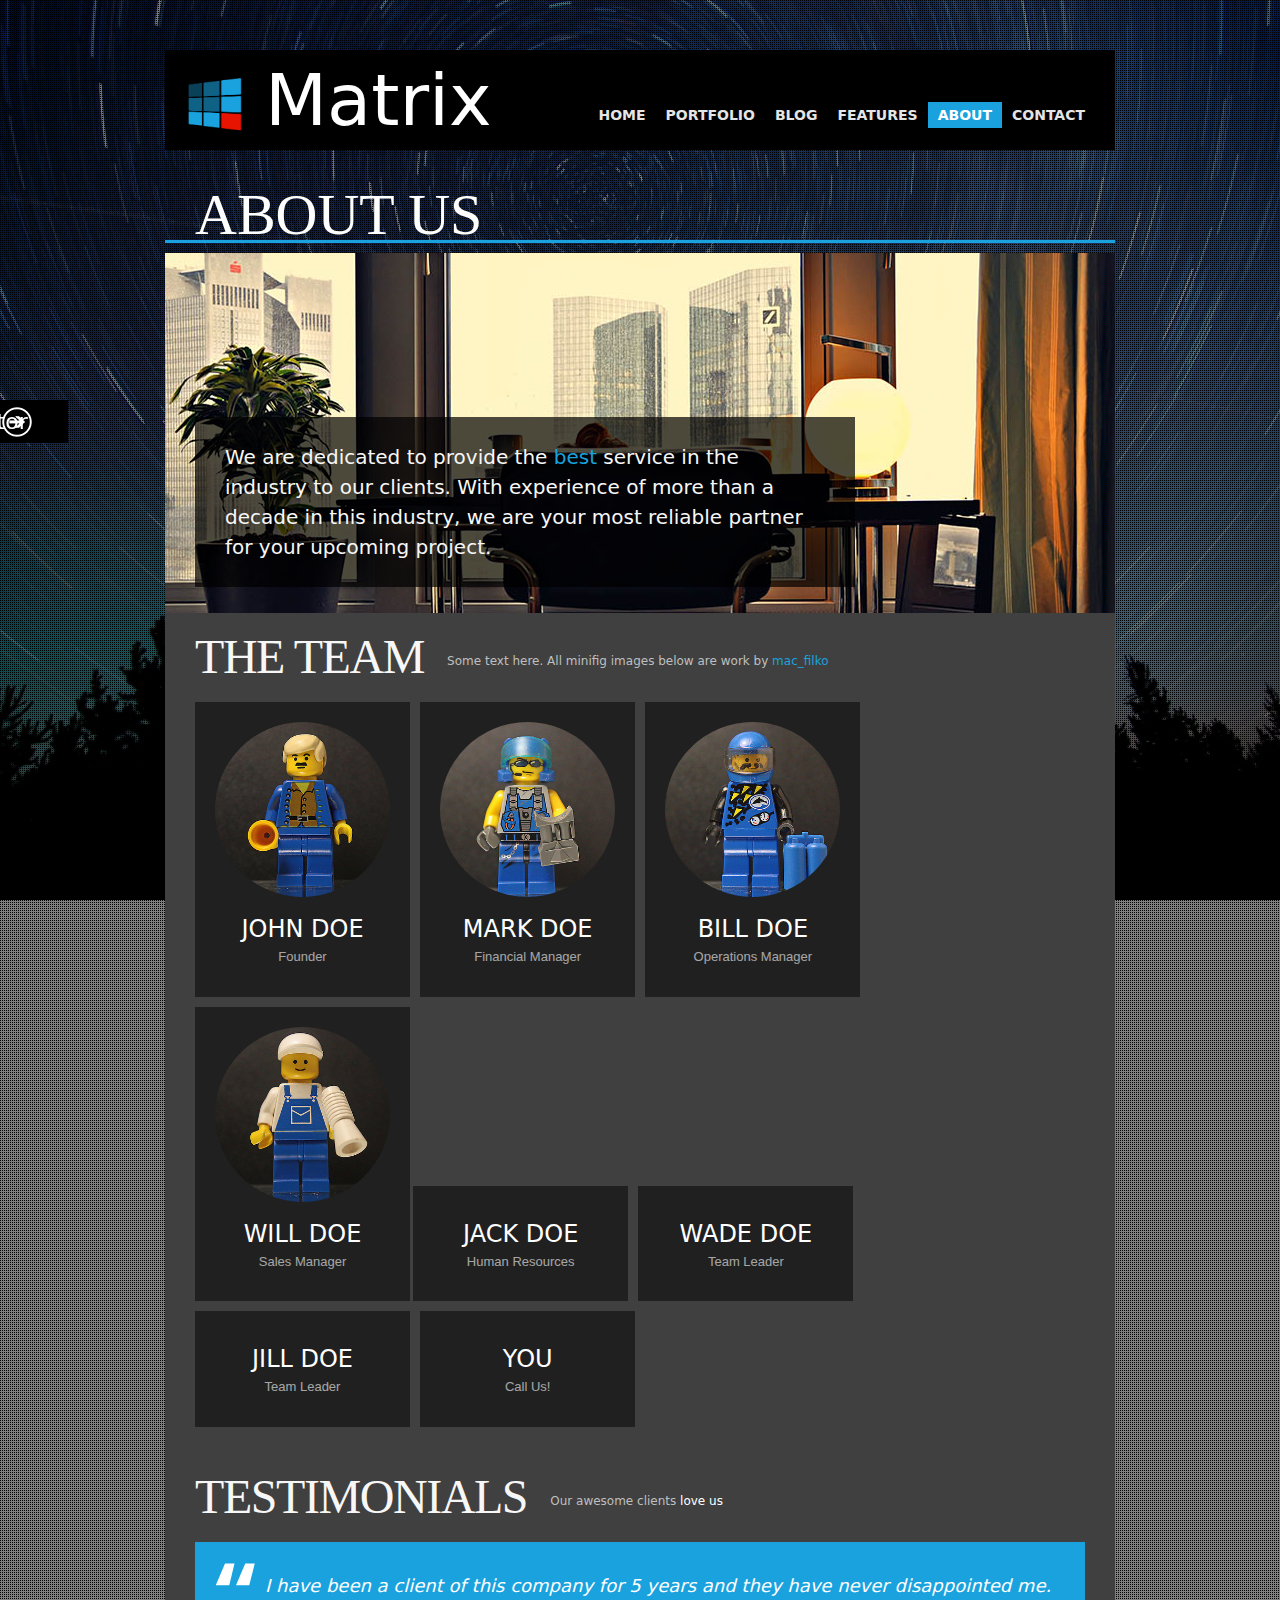
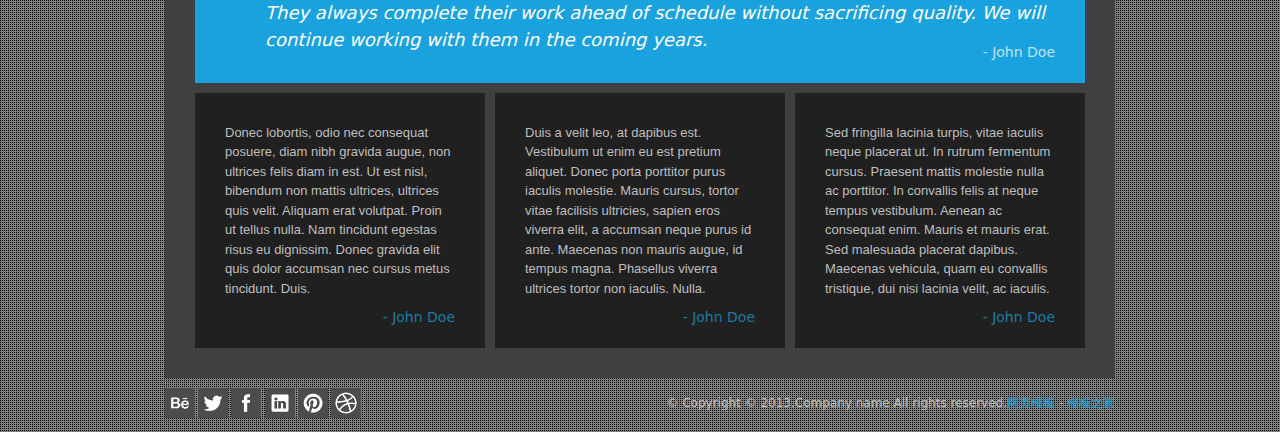
<file: FrontUI/aboutus.html>
<!DOCTYPE html>
<html xmlns="http://www.w3.org/1999/xhtml">
<head>

<meta name="viewport" content="width=device-width; initial-scale=1.0; maximum-scale=1.0; user-scalable=0;" />
<title>Matrix - Responsive Tile-Based Template</title>
<link href="style.css" title="style" rel="stylesheet" type="text/css" />
<link id="clink" href="css/style-blue.css" title="style" rel="stylesheet" type="text/css" media="screen" />
<script src="scripts/jquery.min.js" type="text/javascript"></script>
<script src="scripts/jquery.masonry.min.js" type="text/javascript"></script>
<script src="scripts/jquery.easing.1.3.js" type="text/javascript"></script>
<script src="scripts/MetroJs.lt.js" type="text/javascript"></script>
<script src="scripts/jquery.fancybox-1.3.4.js" type="text/javascript" charset="utf-8"></script>
<script src="scripts/jquery.flexslider-min.js" type="text/javascript" charset="utf-8"></script>
<script src="scripts/hoverintent.js" type="text/javascript" charset="utf-8"></script>
<script src="scripts/organictabs.jquery.js" type="text/javascript" charset="utf-8"></script>
<!--[if lt IE 9]>
  <style type="text/css">
  @import url("style-ie8.css");
  </style>
  <script src="scripts/css3-mediaqueries.js" type="text/javascript" charset="utf-8"></script>
  <script>
    document.createElement('header');
    document.createElement('nav');
    document.createElement('section');
    document.createElement('article');
    document.createElement('aside');
    document.createElement('footer');
    document.createElement('hgroup');
    </script>
<![endif]-->
<script src="scripts/javascript.js" type="text/javascript"></script>
<meta http-equiv="Content-Type" content="text/html; charset=utf-8" /></head>
<body>
<div id="bodypat">
<section id="container">
    <div id="colorchanger">
    <a href="?theme=blue" class="cblue cbox" title="Blue Theme"><span class="blue">Blue</span></a>
    <a href="?theme=red" class="cred cbox" title="Red Theme"><span class="red">Red</span></a>
    <a href="?theme=green" class="cgreen cbox" title="Green Theme"><span class="green">Green</span></a>
    <a href="?theme=magenta" class="cmagenta cbox" title="Magenta Theme"><span class="magenta">Magenta</span></a>
    <a href="?theme=purple" class="cpurple cbox" title="Purple Theme"><span class="purple">Purple</span></a>
    <a href="?theme=teal" class="cteal cbox" title="Teal Theme"><span class="teal">Teal</span></a>
    <a href="?theme=lime" class="clime cbox" title="Lime Theme"><span class="lime">Lime</span></a>
    <a href="?theme=brown" class="cbrown cbox" title="Brown Theme"><span class="brown">Brown</span></a>
    <a href="?theme=pink" class="cpink cbox" title="Pink Theme"><span class="pink">Pink</span></a>
    <a href="?theme=mango" class="cmango cbox" title="Mango Theme"><span class="mango">Mango</span></a>
    <h4>Theme Color Selector</h4>
    </div>
<!-- BEGIN HEADER -->
<header class="clearfix">
<!-- BEGIN LOGO -->
<a id="headerlink" href="#" title="home"><img id="logo" src="images/logo.png" alt="logo" /><span id="sitename">Matrix</span></a>
<!-- END LOGO -->

<!-- BEGIN NAVIGATION -->
<nav>
<ul id="nav" class="clearfix">
<!-- Menu Item 1 -->
	<li><a href="index.html" title="Home"><span>Home</span></a></li>
<!-- Menu Item 2 -->
    <li>
    	<a href="#" title="Portfolio"><span>Portfolio</span></a>
        <ul>
        	<li><a href="portfoliotile-large.html" title="Portfolio"><span>Tile - Large</span></a></li>
            <li><a href="portfoliotile-medium.html" title="Portfolio"><span>Tile - Medium</span></a></li>
            <li><a href="portfoliotile-small.html" title="Portfolio"><span>Tile - Small</span></a></li>
            <li><a href="portfoliolist.html" title="Portfolio"><span>Portfolio List</span></a></li>
            <li><a href="singleportfolio.html" title="Portfolio"><span>Single Item</span></a></li>
        </ul>
    </li>
<!-- Menu Item 3 -->
    <li><a href="#" title="Blog"><span>Blog</span></a>
    	<ul>
        	<li><a href="blogtile-large.html" title="Blog"><span>Tile - Large</span></a></li>
            <li><a href="blogtile-medium.html" title="Blog"><span>Tile - Medium</span></a></li>
        	<li><a href="bloglist.html" title="Blog List"><span>Blog List</span></a></li>
        	<li><a href="singleblogpost-1.html" title="Article 1"><span>Single Post</span></a></li>
        </ul>
    </li>
<!-- Menu Item 4 -->
    <li>
    	<a href="#" title="Features"><span>Features</span></a>
        <ul>
        	<li><a href="features-main.html" title="Features"><span>Main Features</span></a></li>
            <li><a href="features-columns.html" title="Features"><span>Columns</span></a></li>
            <li><a href="features-content.html" title="Features"><span>Content Area</span></a></li>
        </ul>
    </li>
<!-- Menu Item 5 -->
    <li class="current"><a href="aboutus.html" title="About"><span>About</span></a></li>
<!-- Menu Item 6 -->
    <li><a href="contact.html" title="Contact"><span>Contact</span></a></li>
</ul>
</nav>
<!-- END NAVIGATION -->
</header>
<!-- END HEADER -->

<!-- BEGIN CONTENT -->
<section id="content" class="clearfix">
<!-- Title --><div id="content-title">About Us</div>

<!-- BEGIN PAGE -->
<section id="page">
<!-- BEGIN PAGE IMAGE -->
<img id="page-img" src="images/pages/aboutus.jpg" alt="About Us" />
<!-- END PAGE IMAGE -->

<!-- BEGIN PAGE CONTENT -->
<div id="pg-content" class="clearfix">

<div id="page-excerpt">
We are dedicated to provide the <span class="themecolortxt">best</span> service in the industry to our clients. With experience of more than a decade in this industry, we are your most reliable partner for your upcoming project.
</div>

<div class="page-sub-title">
<h1>The Team</h1>
<div class="tagline">Some text here. All minifig images below are work by <a href="http://www.flickr.com/photos/mac_filko/">mac_filko</a></div>
</div>

<div id="about-container">
<a href="#" class="no-text-dec">
<div class="about-person">
<img class="about-portrait" src="images/pages/p1.jpg" alt="Person 1" />
<h3>John Doe</h3>
<p>Founder</p>
</div>
</a>

<a href="#" class="no-text-dec">
<div class="about-person">
<img class="about-portrait" src="images/pages/p2.jpg" alt="Person 2" />
<h3>Mark Doe</h3>
<p>Financial Manager</p>
</div>
</a>

<a href="#" class="no-text-dec">
<div class="about-person">
<img class="about-portrait" src="images/pages/p3.jpg" alt="Person 3" />
<h3>Bill Doe</h3>
<p>Operations Manager</p>
</div>
</a>

<a href="#" class="no-text-dec last">
<div class="about-person">
<img class="about-portrait" src="images/pages/p4.jpg" alt="Person 4" />
<h3>Will Doe</h3>
<p>Sales Manager</p>
</div>
</a>

<a href="#" class="no-text-dec">
<div class="about-person">
<h3>Jack Doe</h3>
<p>Human Resources</p>
</div>
</a>

<a href="#" class="no-text-dec">
<div class="about-person">
<h3>Wade Doe</h3>
<p>Team Leader</p>
</div>
</a>

<a href="#" class="no-text-dec">
<div class="about-person">
<h3>Jill Doe</h3>
<p>Team Leader</p>
</div>
</a>

<a href="contact.html" class="no-text-dec last">
<div class="about-person">
<h3>You</h3>
<p>Call Us!</p>
</div>
</a>
</div>

<div class="page-sub-title">
<h1>Testimonials</h1>
<div class="tagline">Our awesome clients <span class="whitetxt">love us</span></div>
</div>

<div id="about-testimonial" class="clearfix">

    <div class="testimonial-1">
    <div class="quote-w">
    I have been a client of this company for 5 years and they have never disappointed me. They always complete their work ahead of schedule without sacrificing quality. We will continue working with them in the coming years.
    </div>
    <div class="testimonial-author">- John Doe</div>
    </div>
    
    <div class="testimonial-s">
    <p>Donec lobortis, odio nec consequat posuere, diam nibh gravida augue, non ultrices felis diam in est. Ut est nisl, bibendum non mattis ultrices, ultrices quis velit. Aliquam erat volutpat. Proin ut tellus nulla. Nam tincidunt egestas risus eu dignissim. Donec gravida elit quis dolor accumsan nec cursus metus tincidunt. Duis.</p>
    <div class="testimonial-author themecolortxt">- John Doe</div>
    </div>
    <div class="testimonial-s">
    <p>Duis a velit leo, at dapibus est. Vestibulum ut enim eu est pretium aliquet. Donec porta porttitor purus iaculis molestie. Mauris cursus, tortor vitae facilisis ultricies, sapien eros viverra elit, a accumsan neque purus id ante. Maecenas non mauris augue, id tempus magna. Phasellus viverra ultrices tortor non iaculis. Nulla.</p>
    <div class="testimonial-author themecolortxt">- John Doe</div>
    </div>
    <div class="testimonial-s last">
    <p>Sed fringilla lacinia turpis, vitae iaculis neque placerat ut. In rutrum fermentum cursus. Praesent mattis molestie nulla ac porttitor. In convallis felis at neque tempus vestibulum. Aenean ac consequat enim. Mauris et mauris erat. Sed malesuada placerat dapibus. Maecenas vehicula, quam eu convallis tristique, dui nisi lacinia velit, ac iaculis.</p>
    <div class="testimonial-author themecolortxt">- John Doe</div>
    </div>
</div>

</div><!-- end #pg-content -->
<!-- END PAGE CONTENT -->
</section>
<!-- END PAGE -->
</section>
<!-- END CONTENT -->

<!-- BEGIN FOOTER -->
<footer class="clearfix">

<div id="footer-social">
<a href="#"><span class="behance-mini"></span></a>
<a href="#"><span class="twitter-mini"></span></a>
<a href="#"><span class="facebook-mini"></span></a>
<a href="#"><span class="linkedin-mini"></span></a>
<a href="#"><span class="pinterest-mini"></span></a>
<a href="#"><span class="dribbble-mini"></span></a>
</div><!-- end #footer-social -->

<small>&copy; Copyright &copy; 2013.Company name All rights reserved.<a target="_blank" href="http://www.cssmoban.com/">&#x7F51;&#x9875;&#x6A21;&#x677F;</a> - <a href="http://www.cssmoban.com/" target="_blank" title="模板之家">模板之家</a></small>
</footer>
<!-- END FOOTER -->

</section><!-- end #container -->
</div>

</body>
</html>
</file>
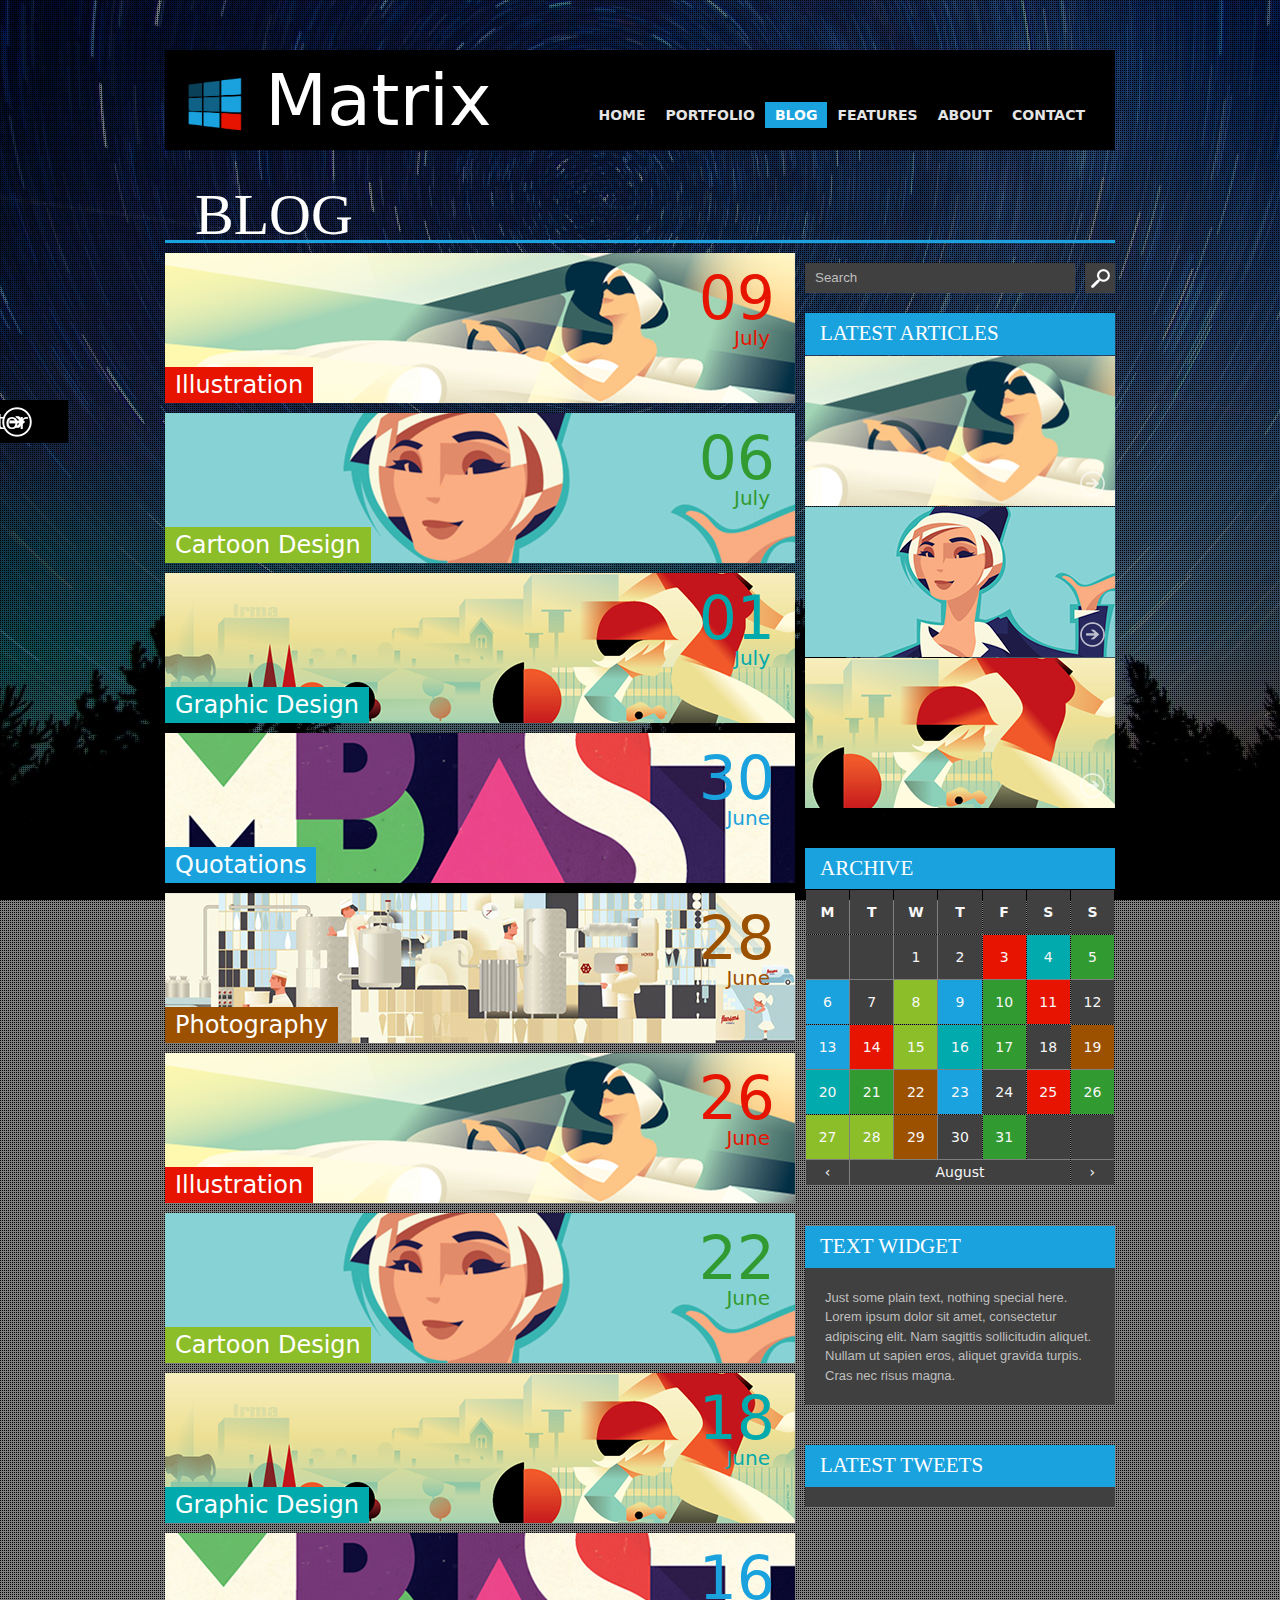
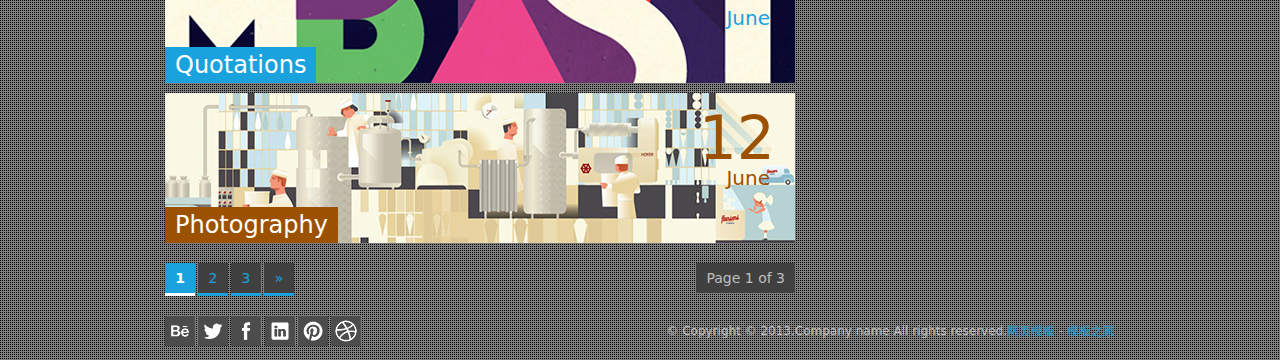
<file: FrontUI/bloglist.html>
<!DOCTYPE html>
<html xmlns="http://www.w3.org/1999/xhtml">
<head>

<meta name="viewport" content="width=device-width; initial-scale=1.0; maximum-scale=1.0; user-scalable=0;" />
<title>Matrix - Responsive Tile-Based Template</title>
<link href="style.css" title="style" rel="stylesheet" type="text/css" />
<link id="clink" href="css/style-blue.css" title="style" rel="stylesheet" type="text/css" media="screen" />
<script src="scripts/jquery.min.js" type="text/javascript"></script>
<script src="scripts/jquery.masonry.min.js" type="text/javascript"></script>
<script src="scripts/jquery.easing.1.3.js" type="text/javascript"></script>
<script src="scripts/MetroJs.lt.js" type="text/javascript"></script>
<script src="scripts/jquery.fancybox-1.3.4.js" type="text/javascript" charset="utf-8"></script>
<script src="scripts/jquery.flexslider-min.js" type="text/javascript" charset="utf-8"></script>
<script src="scripts/hoverintent.js" type="text/javascript" charset="utf-8"></script>
<script src="scripts/organictabs.jquery.js" type="text/javascript" charset="utf-8"></script>
<script charset="utf-8" src="http://widgets.twimg.com/j/2/widget.js"></script>
<!--[if lt IE 9]>
  <style type="text/css">
  @import url("style-ie8.css");
  </style>
  <script src="scripts/css3-mediaqueries.js" type="text/javascript" charset="utf-8"></script>
  <script>
    document.createElement('header');
    document.createElement('nav');
    document.createElement('section');
    document.createElement('article');
    document.createElement('aside');
    document.createElement('footer');
    document.createElement('hgroup');
    </script>
<![endif]-->
<script src="scripts/javascript.js" type="text/javascript"></script>
<meta http-equiv="Content-Type" content="text/html; charset=utf-8" /></head>
<body>
<div id="bodypat">
<section id="container">
<div id="colorchanger">
<a href="?theme=blue" class="cblue cbox" title="Blue Theme"><span class="blue">Blue</span></a>
<a href="?theme=red" class="cred cbox" title="Red Theme"><span class="red">Red</span></a>
<a href="?theme=green" class="cgreen cbox" title="Green Theme"><span class="green">Green</span></a>
<a href="?theme=magenta" class="cmagenta cbox" title="Magenta Theme"><span class="magenta">Magenta</span></a>
<a href="?theme=purple" class="cpurple cbox" title="Purple Theme"><span class="purple">Purple</span></a>
<a href="?theme=teal" class="cteal cbox" title="Teal Theme"><span class="teal">Teal</span></a>
<a href="?theme=lime" class="clime cbox" title="Lime Theme"><span class="lime">Lime</span></a>
<a href="?theme=brown" class="cbrown cbox" title="Brown Theme"><span class="brown">Brown</span></a>
<a href="?theme=pink" class="cpink cbox" title="Pink Theme"><span class="pink">Pink</span></a>
<a href="?theme=mango" class="cmango cbox" title="Mango Theme"><span class="mango">Mango</span></a>
<h4>Theme Color Selector</h4>
</div>
<!-- BEGIN HEADER -->
<header class="clearfix">
<!-- BEGIN LOGO -->
<a id="headerlink" href="#" title="home"><img id="logo" src="images/logo.png" alt="logo" /><span id="sitename">Matrix</span></a>
<!-- END LOGO -->

<!-- BEGIN NAVIGATION -->
<nav>
<ul id="nav" class="clearfix">
<!-- Menu Item 1 -->
	<li><a href="index.html" title="Home"><span>Home</span></a></li>
<!-- Menu Item 2 -->
    <li>
    	<a href="#" title="Portfolio"><span>Portfolio</span></a>
        <ul>
        	<li><a href="portfoliotile-large.html" title="Portfolio"><span>Tile - Large</span></a></li>
            <li><a href="portfoliotile-medium.html" title="Portfolio"><span>Tile - Medium</span></a></li>
            <li><a href="portfoliotile-small.html" title="Portfolio"><span>Tile - Small</span></a></li>
            <li><a href="portfoliolist.html" title="Portfolio"><span>Portfolio List</span></a></li>
            <li><a href="singleportfolio.html" title="Portfolio"><span>Single Item</span></a></li>
        </ul>
    </li>
<!-- Menu Item 3 -->
    <li class="current"><a href="#" title="Blog"><span>Blog</span></a>
    	<ul>
        	<li><a href="blogtile-large.html" title="Blog"><span>Tile - Large</span></a></li>
            <li><a href="blogtile-medium.html" title="Blog"><span>Tile - Medium</span></a></li>
        	<li><a href="bloglist.html" title="Blog List"><span>Blog List</span></a></li>
        	<li><a href="singleblogpost-1.html" title="Article 1"><span>Single Post</span></a></li>
        </ul>
    </li>
<!-- Menu Item 4 -->
    <li>
    	<a href="#" title="Features"><span>Features</span></a>
        <ul>
        	<li><a href="features-main.html" title="Features"><span>Main Features</span></a></li>
            <li><a href="features-columns.html" title="Features"><span>Columns</span></a></li>
            <li><a href="features-content.html" title="Features"><span>Content Area</span></a></li>
        </ul>
    </li>
<!-- Menu Item 5 -->
    <li><a href="aboutus.html" title="About"><span>About</span></a></li>
<!-- Menu Item 6 -->
    <li><a href="contact.html" title="Contact"><span>Contact</span></a></li>
</ul>
</nav>
<!-- END NAVIGATION -->
</header>
<!-- END HEADER -->

<!-- BEGIN CONTENT -->
<section id="content" class="clearfix">
<!-- Title --><div id="content-title">Blog</div>

<!-- BEGIN LEFT CONTENT -->
<section id="bloglist-left" class="clearfix">

	<div class="bloglist">
        <a href="singleblogpost-1.html" title="Article 1">
        <div class="bl-posttitle"><span class="bl-title">This is the title of Article 1</span></div>
        <img class="bloglist-img" src="images/articles/article1_bl.png" alt="Article 1" />
        <span class="tile-date redtxt"><span class="date">09</span><span class="month">July</span></span>
        <span class="tile-cat red">Illustration</span>
        </a>
    </div>
    <div class="bloglist">
        <a href="singleblogpost-1.html" title="Article 2">
        <div class="bl-posttitle"><span class="bl-title">This is the title of Article 2</span></div>
        <img class="bloglist-img" src="images/articles/article2_bl.png" alt="Article 2" />
        <span class="tile-date greentxt"><span class="date">06</span><span class="month">July</span></span>
        <span class="tile-cat lime">Cartoon Design</span>
        </a>
    </div>
    <div class="bloglist">
        <a href="singleblogpost-1.html" title="Article 3">
        <div class="bl-posttitle"><span class="bl-title">This is the title of Article 3</span></div>
        <img class="bloglist-img" src="images/articles/article3_bl.png" alt="Article 3" />
        <span class="tile-date tealtxt"><span class="date">01</span><span class="month">July</span></span>
        <span class="tile-cat teal">Graphic Design</span>
        </a>
    </div>
    <div class="bloglist">
        <a href="singleblogpost-1.html" title="Article 4">
        <div class="bl-posttitle"><span class="bl-title">This is the title of Article 4</span></div>
        <img class="bloglist-img" src="images/articles/article4_bl.png" alt="Article 4" />
        <span class="tile-date bluetxt"><span class="date">30</span><span class="month">June</span></span>
        <span class="tile-cat blue">Quotations</span>
        </a>
    </div>
    <div class="bloglist">
        <a href="singleblogpost-1.html" title="Article 5">
        <div class="bl-posttitle"><span class="bl-title">This is the title of Article 5</span></div>
        <img class="bloglist-img" src="images/articles/article5_bl.png" alt="Article 5" />
        <span class="tile-date browntxt"><span class="date">28</span><span class="month">June</span></span>
        <span class="tile-cat brown">Photography</span>
        </a>
    </div>
    	<div class="bloglist">
        <a href="singleblogpost-1.html" title="Article 6">
        <div class="bl-posttitle"><span class="bl-title">This is the title of Article 6</span></div>
        <img class="bloglist-img" src="images/articles/article1_bl.png" alt="Article 6" />
        <span class="tile-date redtxt"><span class="date">26</span><span class="month">June</span></span>
        <span class="tile-cat red">Illustration</span>
        </a>
    </div>
    <div class="bloglist">
        <a href="singleblogpost-1.html" title="Article 7">
        <div class="bl-posttitle"><span class="bl-title">This is the title of Article 7</span></div>
        <img class="bloglist-img" src="images/articles/article2_bl.png" alt="Article 7" />
        <span class="tile-date greentxt"><span class="date">22</span><span class="month">June</span></span>
        <span class="tile-cat lime">Cartoon Design</span>
        </a>
    </div>
    <div class="bloglist">
        <a href="singleblogpost-1.html" title="Article 8">
        <div class="bl-posttitle"><span class="bl-title">This is the title of Article 8</span></div>
        <img class="bloglist-img" src="images/articles/article3_bl.png" alt="Article 8" />
        <span class="tile-date tealtxt"><span class="date">18</span><span class="month">June</span></span>
        <span class="tile-cat teal">Graphic Design</span>
        </a>
    </div>
    <div class="bloglist">
        <a href="singleblogpost-1.html" title="Article 9">
        <div class="bl-posttitle"><span class="bl-title">This is the title of Article 9</span></div>
        <img class="bloglist-img" src="images/articles/article4_bl.png" alt="Article 9" />
        <span class="tile-date bluetxt"><span class="date">16</span><span class="month">June</span></span>
        <span class="tile-cat blue">Quotations</span>
        </a>
    </div>
    <div class="bloglist">
        <a href="singleblogpost-1.html" title="Article 10">
        <div class="bl-posttitle"><span class="bl-title">This is the title of Article 10</span></div>
        <img class="bloglist-img" src="images/articles/article5_bl.png" alt="Article 10" />
        <span class="tile-date browntxt"><span class="date">12</span><span class="month">June</span></span>
        <span class="tile-cat brown">Photography</span>
        </a>
    </div>
    
    <!-- BEGIN PAGINATION -->
    <div class="pagination clearfix">
    	<span class="pages">Page 1 of 3</span>
        <span class="current">1</span>
        <a href="#" class="page">2</a>
        <a href="#" class="page">3</a>
        <a href="#" class="nextpagelink">&raquo;</a>
    </div>
    <!-- END PAGINATION -->
</section>
<!-- END LEFT CONTENT -->

<!-- BEGIN SIDEBAR -->
<section id="sidebar">

<div id="search" class="widget">
<form action=" " />
<input id="search-field" type="search" name="sitesearch" class="placeholder" placeholder="Search" />
<input type="submit" id="search-submit" value=" " />
</form>
</div><!-- end #search -->

<div id="recent-box" class="widget">
<h5>Latest Articles</h5>
<ul class="articles-widget">
<li>
	<a href="singleblotpost-1.html">
	<img src="images/articles/article1_med.png" alt="Article 1" />
    <div class="title">This is the title of Article 1<br /><span class="redtxt">Illustration</span></div>
    <div class="more"></div>
    </a>
</li>
<li>
	<a href="singleblotpost-1.html">
	<img src="images/articles/article2_med.png" alt="Article 2" />
    <div class="title">This is the title of Article 2<br /><span class="limetxt">Cartoon Design</span></div>
    <div class="more"></div>
    </a>
</li>
<li>
	<a href="singleblotpost-1.html">
	<img src="images/articles/article3_med.png" alt="Article 3" />
    <div class="title">This is the title of Article 3<br /><span class="tealtxt">Graphic Design</span></div>
    <div class="more"></div>
    </a>
</li>
</ul>
</div><!-- end #recent-box -->

<div id="archive-box" class="widget">
<h5>Archive</h5>
<table id="archive">
<thead>
    <tr>
    	<th title="Monday" scope="col">M</th>
        <th title="Tuesday" scope="col">T</th>
        <th title="Wednesday" scope="col">W</th>
        <th title="Thursday" scope="col">T</th>
        <th title="Friday" scope="col">F</th>
        <th title="Saturday" scope="col">S</th>
        <th title="Sunday" scope="col">S</th>
    </tr>
</thead>
<tbody>
  <tr>
    <td class="none">&nbsp;</td>
    <td class="none">&nbsp;</td>
    <td class="none">1</td>
    <td class="none">2</td>
    <td class="red">3</td>
    <td class="teal">4</td>
    <td class="green">5</td>
  </tr>
  <tr>
    <td class="blue">6</td>
    <td class="none">7</td>
    <td class="lime">8</td>
    <td class="blue">9</td>
    <td class="green">10</td>
    <td class="red">11</td>
    <td class="none">12</td>
  </tr>
  <tr>
    <td class="blue">13</td>
    <td class="red">14</td>
    <td class="lime">15</td>
    <td class="teal">16</td>
    <td class="green">17</td>
    <td class="none">18</td>
    <td class="brown">19</td>
  </tr>
  <tr>
    <td class="teal">20</td>
    <td class="green">21</td>
    <td class="brown">22</td>
    <td class="blue">23</td>
    <td class="none">24</td>
    <td class="red">25</td>
    <td class="green">26</td>
  </tr>
  <tr>
    <td class="lime">27</td>
    <td class="lime">28</td>
    <td class="brown">29</td>
    <td class="none">30</td>
    <td class="green">31</td>
    <td class="none">&nbsp;</td>
    <td class="none">&nbsp;</td>
  </tr>
</tbody>
<tfoot>
	<tr>
    <td id="prev">&#8249;</td>
    <td id="month" colspan="5">August</td>
    <td id="next">&#8250;</td>
    </tr>
</tfoot>
</table>
</div><!-- end #archive-box -->

<div class="widget text-widget">
<h5>Text Widget</h5>
<p>Just some plain text, nothing special here. Lorem ipsum dolor sit amet, consectetur adipiscing elit. Nam sagittis sollicitudin aliquet. Nullam ut sapien eros, aliquet gravida turpis. Cras nec risus magna.</p>
</div><!-- end .text-widget -->


<div id="twitter" class="widget">
<h5>Latest Tweets</h5>
<ul id="tweeter">
</ul>

</div><!-- end #twitter -->

</section>
<!-- END SIDEBAR -->
</section>
<!-- END CONTENT -->

<!-- BEGIN FOOTER -->
<footer class="clearfix">

<div id="footer-social">
<a href="#"><span class="behance-mini"></span></a>
<a href="#"><span class="twitter-mini"></span></a>
<a href="#"><span class="facebook-mini"></span></a>
<a href="#"><span class="linkedin-mini"></span></a>
<a href="#"><span class="pinterest-mini"></span></a>
<a href="#"><span class="dribbble-mini"></span></a>
</div><!-- end #footer-social -->

<small>&copy; Copyright &copy; 2013.Company name All rights reserved.<a target="_blank" href="http://www.cssmoban.com/">&#x7F51;&#x9875;&#x6A21;&#x677F;</a> - <a href="http://www.cssmoban.com/" target="_blank" title="模板之家">模板之家</a></small>
</footer>
<!-- END FOOTER -->

</section><!-- end #container -->
</div>

</body>
</html>
</file>
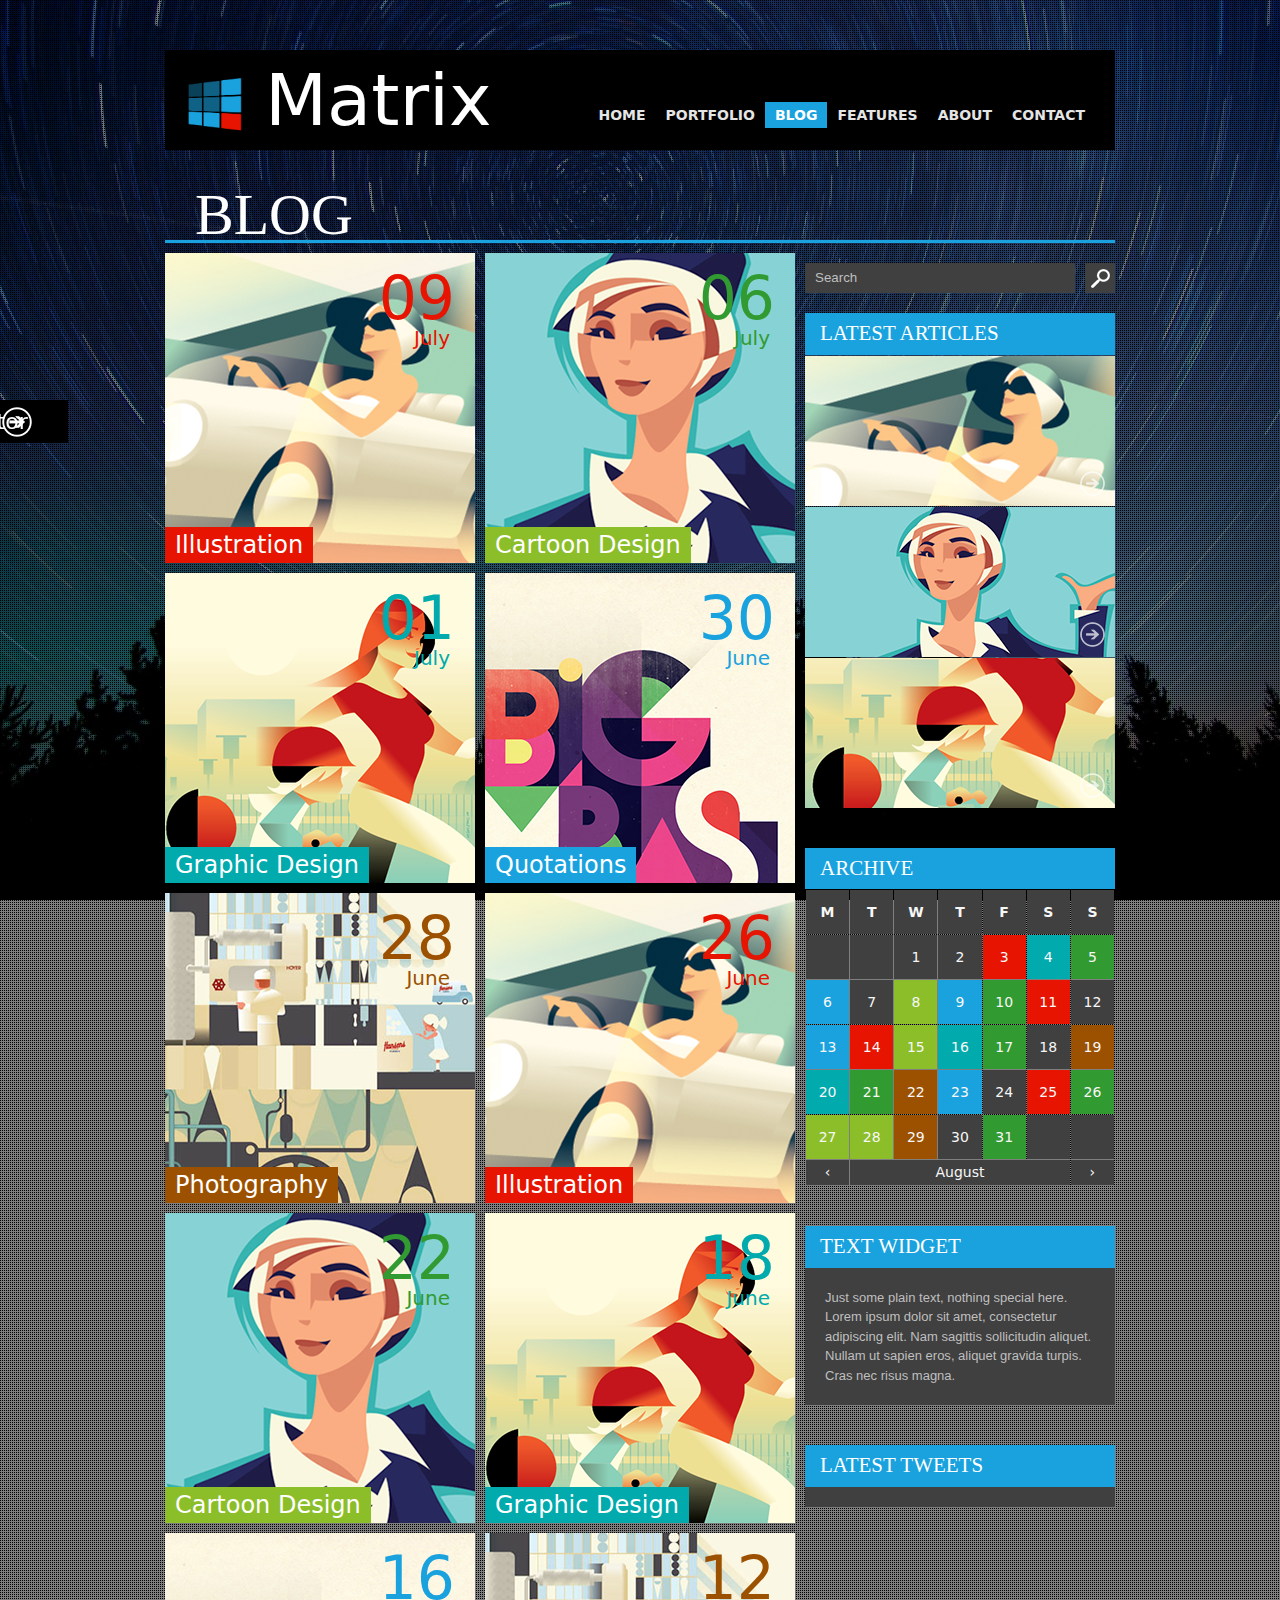
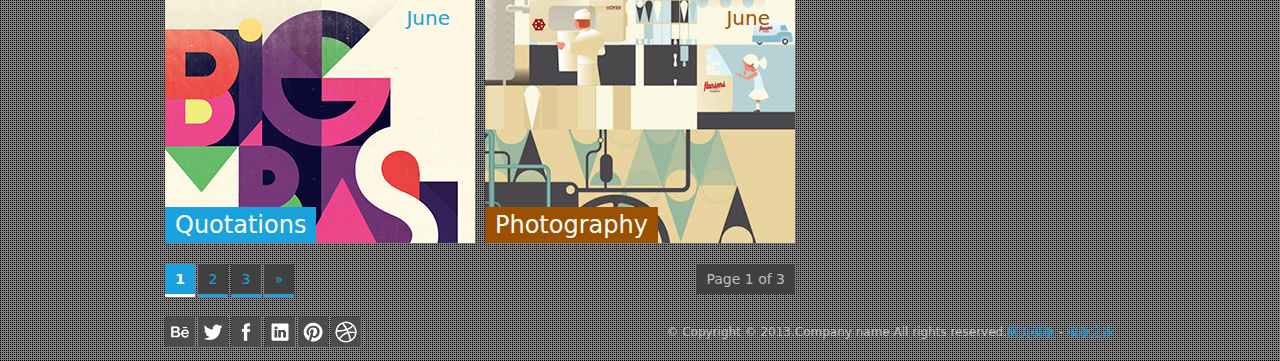
<file: FrontUI/blogtile-large.html>
<!DOCTYPE html>
<html xmlns="http://www.w3.org/1999/xhtml">
<head>

<meta name="viewport" content="width=device-width; initial-scale=1.0; maximum-scale=1.0; user-scalable=0;" />
<title>Matrix - Responsive Tile-Based Template</title>
<link href="style.css" title="style" rel="stylesheet" type="text/css" />
<link id="clink" href="css/style-blue.css" title="style" rel="stylesheet" type="text/css" media="screen" />
<script src="scripts/jquery.min.js" type="text/javascript"></script>
<script src="scripts/jquery.masonry.min.js" type="text/javascript"></script>
<script src="scripts/jquery.easing.1.3.js" type="text/javascript"></script>
<script src="scripts/MetroJs.lt.js" type="text/javascript"></script>
<script src="scripts/jquery.fancybox-1.3.4.js" type="text/javascript" charset="utf-8"></script>
<script src="scripts/jquery.flexslider-min.js" type="text/javascript" charset="utf-8"></script>
<script src="scripts/hoverintent.js" type="text/javascript" charset="utf-8"></script>
<script src="scripts/organictabs.jquery.js" type="text/javascript" charset="utf-8"></script>
<script charset="utf-8" src="http://widgets.twimg.com/j/2/widget.js"></script>
<!--[if lt IE 9]>
  <style type="text/css">
  @import url("style-ie8.css");
  </style>
  <script src="scripts/css3-mediaqueries.js" type="text/javascript" charset="utf-8"></script>
  <script>
    document.createElement('header');
    document.createElement('nav');
    document.createElement('section');
    document.createElement('article');
    document.createElement('aside');
    document.createElement('footer');
    document.createElement('hgroup');
    </script>
<![endif]-->
<script src="scripts/javascript.js" type="text/javascript"></script>
<meta http-equiv="Content-Type" content="text/html; charset=utf-8" /></head>
<body>
<div id="bodypat">
<section id="container">
<div id="colorchanger">
<a href="?theme=blue" class="cblue cbox" title="Blue Theme"><span class="blue">Blue</span></a>
<a href="?theme=red" class="cred cbox" title="Red Theme"><span class="red">Red</span></a>
<a href="?theme=green" class="cgreen cbox" title="Green Theme"><span class="green">Green</span></a>
<a href="?theme=magenta" class="cmagenta cbox" title="Magenta Theme"><span class="magenta">Magenta</span></a>
<a href="?theme=purple" class="cpurple cbox" title="Purple Theme"><span class="purple">Purple</span></a>
<a href="?theme=teal" class="cteal cbox" title="Teal Theme"><span class="teal">Teal</span></a>
<a href="?theme=lime" class="clime cbox" title="Lime Theme"><span class="lime">Lime</span></a>
<a href="?theme=brown" class="cbrown cbox" title="Brown Theme"><span class="brown">Brown</span></a>
<a href="?theme=pink" class="cpink cbox" title="Pink Theme"><span class="pink">Pink</span></a>
<a href="?theme=mango" class="cmango cbox" title="Mango Theme"><span class="mango">Mango</span></a>
<h4>Theme Color Selector</h4>
</div>
<!-- BEGIN HEADER -->
<header class="clearfix">
<!-- BEGIN LOGO -->
<a id="headerlink" href="#" title="home"><img id="logo" src="images/logo.png" alt="logo" /><span id="sitename">Matrix</span></a>
<!-- END LOGO -->

<!-- BEGIN NAVIGATION -->
<nav>
<ul id="nav" class="clearfix">
<!-- Menu Item 1 -->
	<li><a href="index.html" title="Home"><span>Home</span></a></li>
<!-- Menu Item 2 -->
    <li>
    	<a href="#" title="Portfolio"><span>Portfolio</span></a>
        <ul>
        	<li><a href="portfoliotile-large.html" title="Portfolio"><span>Tile - Large</span></a></li>
            <li><a href="portfoliotile-medium.html" title="Portfolio"><span>Tile - Medium</span></a></li>
            <li><a href="portfoliotile-small.html" title="Portfolio"><span>Tile - Small</span></a></li>
            <li><a href="portfoliolist.html" title="Portfolio"><span>Portfolio List</span></a></li>
            <li><a href="singleportfolio.html" title="Portfolio"><span>Single Item</span></a></li>
        </ul>
    </li>
<!-- Menu Item 3 -->
    <li class="current"><a href="#" title="Blog"><span>Blog</span></a>
    	<ul>
        	<li><a href="blogtile-large.html" title="Blog"><span>Tile - Large</span></a></li>
            <li><a href="blogtile-medium.html" title="Blog"><span>Tile - Medium</span></a></li>
        	<li><a href="bloglist.html" title="Blog List"><span>Blog List</span></a></li>
        	<li><a href="singleblogpost-1.html" title="Article 1"><span>Single Post</span></a></li>
        </ul>
    </li>
<!-- Menu Item 4 -->
    <li>
    	<a href="#" title="Features"><span>Features</span></a>
        <ul>
        	<li><a href="features-main.html" title="Features"><span>Main Features</span></a></li>
            <li><a href="features-columns.html" title="Features"><span>Columns</span></a></li>
            <li><a href="features-content.html" title="Features"><span>Content Area</span></a></li>
        </ul>
    </li>
<!-- Menu Item 5 -->
    <li><a href="aboutus.html" title="About"><span>About</span></a></li>
<!-- Menu Item 6 -->
    <li><a href="contact.html" title="Contact"><span>Contact</span></a></li>
</ul>
</nav>
<!-- END NAVIGATION -->
</header>
<!-- END HEADER -->

<!-- BEGIN CONTENT -->
<section id="content" class="clearfix">
<!-- Title --><div id="content-title">Blog</div>

<!-- BEGIN LEFT CONTENT -->
<section id="blogtile-left">
<!-- BEGIN TILE CONTENT -->
<div id="blogs" class="clearfix centered">
	<div class="tile large">
        <a href="singleblogpost-1.html" title="Article 1">
        <div class="bl-posttitle"><span class="bl-title">This is the title of Article 1</span></div>
        <img class="tile-pre-img" src="images/articles/article1_large.png" alt="Article 1" />
        <span class="tile-date redtxt"><span class="date">09</span><span class="month">July</span></span>
        <span class="tile-cat red">Illustration</span>
        </a>
    </div>
    <div class="tile large">
        <a href="singleblogpost-1.html" title="Article 2">
        <div class="bl-posttitle"><span class="bl-title">This is the title of Article 2</span></div>
        <img class="tile-pre-img" src="images/articles/article2_large.png" alt="Article 2" />
        <span class="tile-date greentxt"><span class="date">06</span><span class="month">July</span></span>
        <span class="tile-cat lime">Cartoon Design</span>
        </a>
    </div>
    <div class="tile large">
        <a href="singleblogpost-1.html" title="Article 3">
        <div class="bl-posttitle"><span class="bl-title">This is the title of Article 3</span></div>
        <img class="tile-pre-img" src="images/articles/article3_large.png" alt="Article 3" />
        <span class="tile-date tealtxt"><span class="date">01</span><span class="month">July</span></span>
        <span class="tile-cat teal">Graphic Design</span>
        </a>
    </div>
    <div class="tile large">
        <a href="singleblogpost-1.html" title="Article 4">
        <div class="bl-posttitle"><span class="bl-title">This is the title of Article 4</span></div>
        <img class="tile-pre-img" src="images/articles/article4_large.png" alt="Article 4" />
        <span class="tile-date bluetxt"><span class="date">30</span><span class="month">June</span></span>
        <span class="tile-cat blue">Quotations</span>
        </a>
    </div>
    <div class="tile large">
        <a href="singleblogpost-1.html" title="Article 5">
        <div class="bl-posttitle"><span class="bl-title">This is the title of Article 5</span></div>
        <img class="tile-pre-img" src="images/articles/article5_large.png" alt="Article 5" />
        <span class="tile-date browntxt"><span class="date">28</span><span class="month">June</span></span>
        <span class="tile-cat brown">Photography</span>
        </a>
    </div>
    	<div class="tile large">
        <a href="singleblogpost-1.html" title="Article 6">
        <div class="bl-posttitle"><span class="bl-title">This is the title of Article 6</span></div>
        <img class="tile-pre-img" src="images/articles/article1_large.png" alt="Article 6" />
        <span class="tile-date redtxt"><span class="date">26</span><span class="month">June</span></span>
        <span class="tile-cat red">Illustration</span>
        </a>
    </div>
    <div class="tile large">
        <a href="singleblogpost-1.html" title="Article 7">
        <div class="bl-posttitle"><span class="bl-title">This is the title of Article 7</span></div>
        <img class="tile-pre-img" src="images/articles/article2_large.png" alt="Article 7" />
        <span class="tile-date greentxt"><span class="date">22</span><span class="month">June</span></span>
        <span class="tile-cat lime">Cartoon Design</span>
        </a>
    </div>
    <div class="tile large">
        <a href="singleblogpost-1.html" title="Article 8">
        <div class="bl-posttitle"><span class="bl-title">This is the title of Article 8</span></div>
        <img class="tile-pre-img" src="images/articles/article3_large.png" alt="Article 8" />
        <span class="tile-date tealtxt"><span class="date">18</span><span class="month">June</span></span>
        <span class="tile-cat teal">Graphic Design</span>
        </a>
    </div>
    <div class="tile large">
        <a href="singleblogpost-1.html" title="Article 9">
        <div class="bl-posttitle"><span class="bl-title">This is the title of Article 9</span></div>
        <img class="tile-pre-img" src="images/articles/article4_large.png" alt="Article 9" />
        <span class="tile-date bluetxt"><span class="date">16</span><span class="month">June</span></span>
        <span class="tile-cat blue">Quotations</span>
        </a>
    </div>
    <div class="tile large">
        <a href="singleblogpost-1.html" title="Article 10">
        <div class="bl-posttitle"><span class="bl-title">This is the title of Article 10</span></div>
        <img class="tile-pre-img" src="images/articles/article5_large.png" alt="Article 10" />
        <span class="tile-date browntxt"><span class="date">12</span><span class="month">June</span></span>
        <span class="tile-cat brown">Photography</span>
        </a>
    </div>
</div><!-- end #blogs -->
<!-- END TILE CONTENT -->

    <!-- BEGIN PAGINATION -->
    <div class="pagination clearfix">
    	<span class="pages">Page 1 of 3</span>
        <span class="current">1</span>
        <a href="#" class="page">2</a>
        <a href="#" class="page">3</a>
        <a href="#" class="nextpagelink">&raquo;</a>
    </div>
    <!-- END PAGINATION -->
</section>
<!-- END LEFT CONTENT -->

<!-- BEGIN SIDEBAR -->
<section id="sidebar">

<div id="search" class="widget">
<form action=" " />
<input id="search-field" type="search" name="sitesearch" class="placeholder" placeholder="Search" />
<input type="submit" id="search-submit" value=" " />
</form>
</div><!-- end #search -->

<div id="recent-box" class="widget">
<h5>Latest Articles</h5>
<ul class="articles-widget">
<li>
	<a href="singleblotpost-1.html">
	<img src="images/articles/article1_med.png" alt="Article 1" />
    <div class="title">This is the title of Article 1<br /><span class="redtxt">Illustration</span></div>
    <div class="more"></div>
    </a>
</li>
<li>
	<a href="singleblotpost-1.html">
	<img src="images/articles/article2_med.png" alt="Article 2" />
    <div class="title">This is the title of Article 2<br /><span class="limetxt">Cartoon Design</span></div>
    <div class="more"></div>
    </a>
</li>
<li>
	<a href="singleblotpost-1.html">
	<img src="images/articles/article3_med.png" alt="Article 3" />
    <div class="title">This is the title of Article 3<br /><span class="tealtxt">Graphic Design</span></div>
    <div class="more"></div>
    </a>
</li>
</ul>
</div><!-- end #recent-box -->

<div id="archive-box" class="widget">
<h5>Archive</h5>
<table id="archive">
<thead>
    <tr>
    	<th title="Monday" scope="col">M</th>
        <th title="Tuesday" scope="col">T</th>
        <th title="Wednesday" scope="col">W</th>
        <th title="Thursday" scope="col">T</th>
        <th title="Friday" scope="col">F</th>
        <th title="Saturday" scope="col">S</th>
        <th title="Sunday" scope="col">S</th>
    </tr>
</thead>
<tbody>
  <tr>
    <td class="none">&nbsp;</td>
    <td class="none">&nbsp;</td>
    <td class="none">1</td>
    <td class="none">2</td>
    <td class="red">3</td>
    <td class="teal">4</td>
    <td class="green">5</td>
  </tr>
  <tr>
    <td class="blue">6</td>
    <td class="none">7</td>
    <td class="lime">8</td>
    <td class="blue">9</td>
    <td class="green">10</td>
    <td class="red">11</td>
    <td class="none">12</td>
  </tr>
  <tr>
    <td class="blue">13</td>
    <td class="red">14</td>
    <td class="lime">15</td>
    <td class="teal">16</td>
    <td class="green">17</td>
    <td class="none">18</td>
    <td class="brown">19</td>
  </tr>
  <tr>
    <td class="teal">20</td>
    <td class="green">21</td>
    <td class="brown">22</td>
    <td class="blue">23</td>
    <td class="none">24</td>
    <td class="red">25</td>
    <td class="green">26</td>
  </tr>
  <tr>
    <td class="lime">27</td>
    <td class="lime">28</td>
    <td class="brown">29</td>
    <td class="none">30</td>
    <td class="green">31</td>
    <td class="none">&nbsp;</td>
    <td class="none">&nbsp;</td>
  </tr>
</tbody>
<tfoot>
	<tr>
    <td id="prev">&#8249;</td>
    <td id="month" colspan="5">August</td>
    <td id="next">&#8250;</td>
    </tr>
</tfoot>
</table>
</div><!-- end #archive-box -->

<div class="widget text-widget">
<h5>Text Widget</h5>
<p>Just some plain text, nothing special here. Lorem ipsum dolor sit amet, consectetur adipiscing elit. Nam sagittis sollicitudin aliquet. Nullam ut sapien eros, aliquet gravida turpis. Cras nec risus magna.</p>
</div><!-- end .text-widget -->


<div id="twitter" class="widget">
<h5>Latest Tweets</h5>
<ul id="tweeter">
</ul>

</div><!-- end #twitter -->

</section>
<!-- END SIDEBAR -->
</section>
<!-- END CONTENT -->

<!-- BEGIN FOOTER -->
<footer class="clearfix">

<div id="footer-social">
<a href="#"><span class="behance-mini"></span></a>
<a href="#"><span class="twitter-mini"></span></a>
<a href="#"><span class="facebook-mini"></span></a>
<a href="#"><span class="linkedin-mini"></span></a>
<a href="#"><span class="pinterest-mini"></span></a>
<a href="#"><span class="dribbble-mini"></span></a>
</div><!-- end #footer-social -->

<small>&copy; Copyright &copy; 2013.Company name All rights reserved.<a target="_blank" href="http://www.cssmoban.com/">&#x7F51;&#x9875;&#x6A21;&#x677F;</a> - <a href="http://www.cssmoban.com/" target="_blank" title="模板之家">模板之家</a></small>
</footer>
<!-- END FOOTER -->

</section><!-- end #container -->
</div>

</body>
</html>
</file>
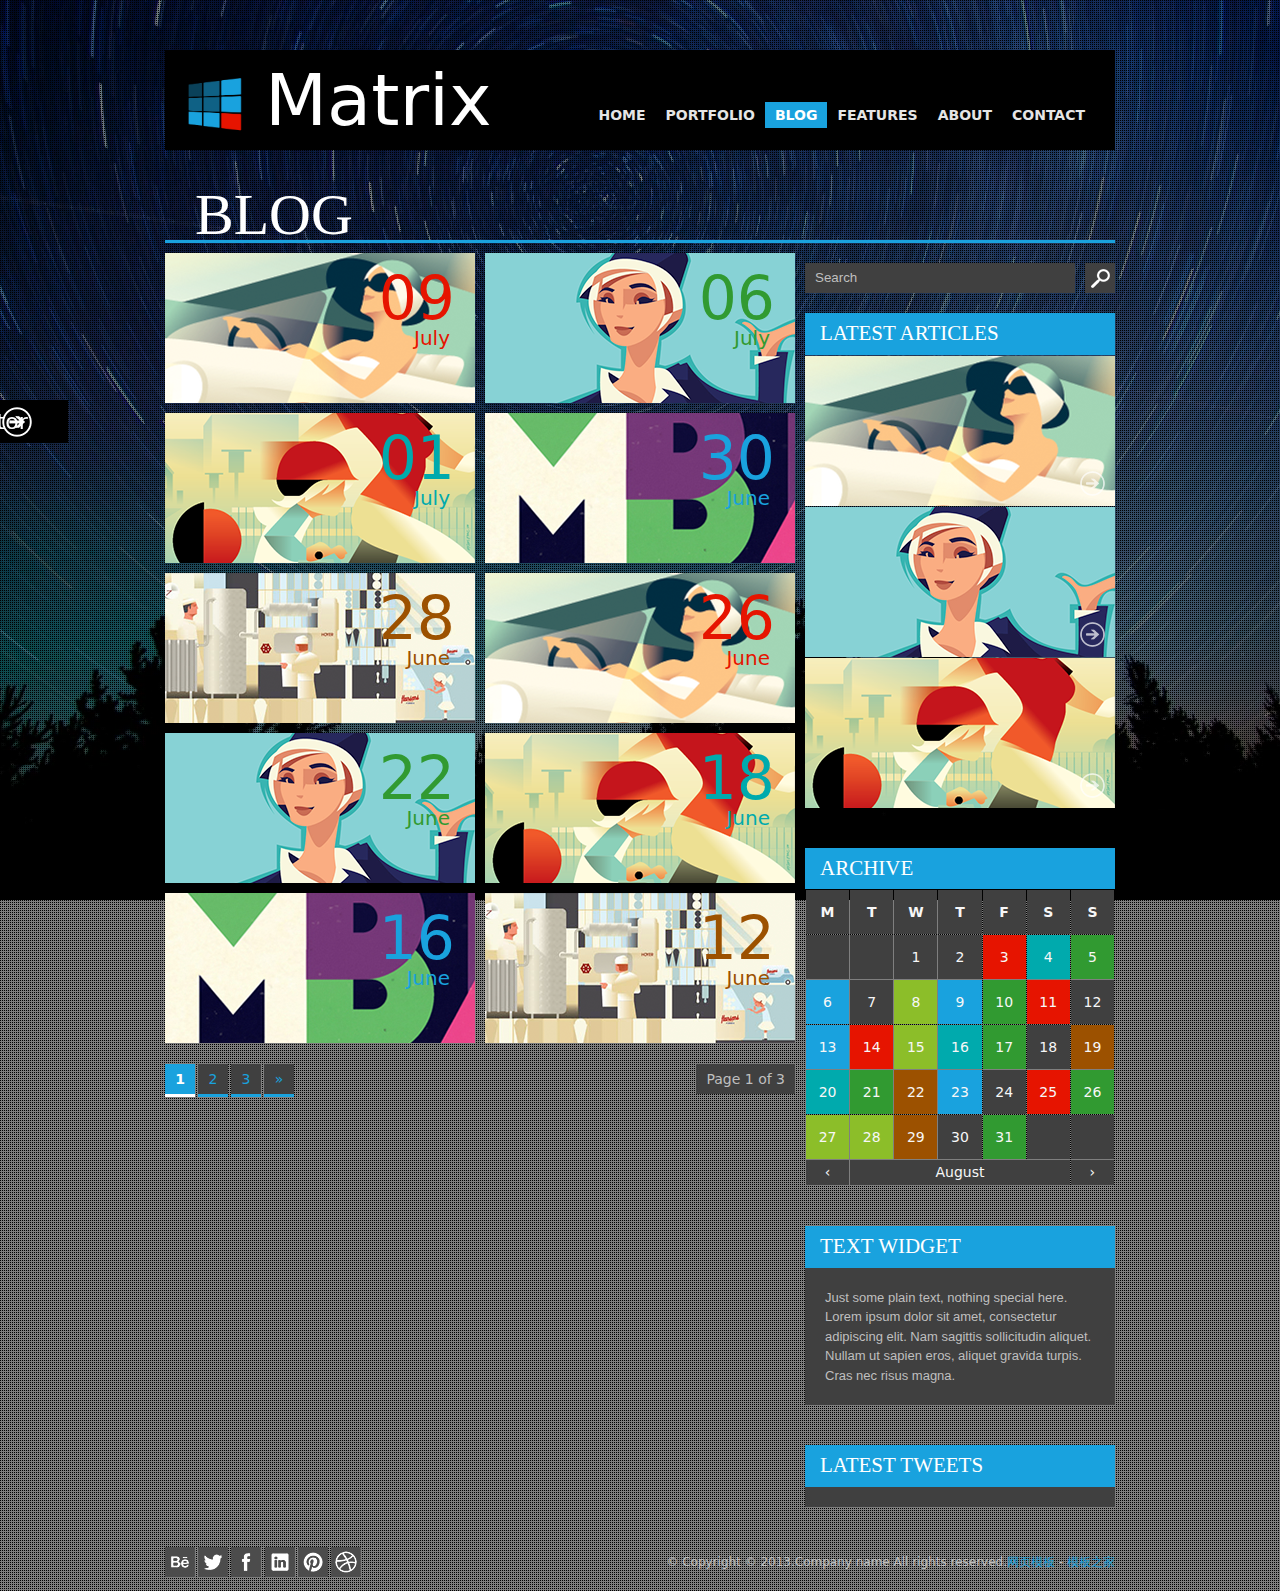
<file: FrontUI/blogtile-medium.html>
<!DOCTYPE html>
<html xmlns="http://www.w3.org/1999/xhtml">
<head>

<meta name="viewport" content="width=device-width; initial-scale=1.0; maximum-scale=1.0; user-scalable=0;" />
<title>Matrix - Responsive Tile-Based Template</title>
<link href="style.css" title="style" rel="stylesheet" type="text/css" />
<link id="clink" href="css/style-blue.css" title="style" rel="stylesheet" type="text/css" media="screen" />
<script src="scripts/jquery.min.js" type="text/javascript"></script>
<script src="scripts/jquery.masonry.min.js" type="text/javascript"></script>
<script src="scripts/jquery.easing.1.3.js" type="text/javascript"></script>
<script src="scripts/MetroJs.lt.js" type="text/javascript"></script>
<script src="scripts/jquery.fancybox-1.3.4.js" type="text/javascript" charset="utf-8"></script>
<script src="scripts/jquery.flexslider-min.js" type="text/javascript" charset="utf-8"></script>
<script src="scripts/hoverintent.js" type="text/javascript" charset="utf-8"></script>
<script src="scripts/organictabs.jquery.js" type="text/javascript" charset="utf-8"></script>
<script charset="utf-8" src="http://widgets.twimg.com/j/2/widget.js"></script>
<!--[if lt IE 9]>
  <style type="text/css">
  @import url("style-ie8.css");
  </style>
  <script src="scripts/css3-mediaqueries.js" type="text/javascript" charset="utf-8"></script>
  <script>
    document.createElement('header');
    document.createElement('nav');
    document.createElement('section');
    document.createElement('article');
    document.createElement('aside');
    document.createElement('footer');
    document.createElement('hgroup');
    </script>
<![endif]-->
<script src="scripts/javascript.js" type="text/javascript"></script>
<meta http-equiv="Content-Type" content="text/html; charset=utf-8" /></head>
<body>
<div id="bodypat">
<section id="container">
<div id="colorchanger">
<a href="?theme=blue" class="cblue cbox" title="Blue Theme"><span class="blue">Blue</span></a>
<a href="?theme=red" class="cred cbox" title="Red Theme"><span class="red">Red</span></a>
<a href="?theme=green" class="cgreen cbox" title="Green Theme"><span class="green">Green</span></a>
<a href="?theme=magenta" class="cmagenta cbox" title="Magenta Theme"><span class="magenta">Magenta</span></a>
<a href="?theme=purple" class="cpurple cbox" title="Purple Theme"><span class="purple">Purple</span></a>
<a href="?theme=teal" class="cteal cbox" title="Teal Theme"><span class="teal">Teal</span></a>
<a href="?theme=lime" class="clime cbox" title="Lime Theme"><span class="lime">Lime</span></a>
<a href="?theme=brown" class="cbrown cbox" title="Brown Theme"><span class="brown">Brown</span></a>
<a href="?theme=pink" class="cpink cbox" title="Pink Theme"><span class="pink">Pink</span></a>
<a href="?theme=mango" class="cmango cbox" title="Mango Theme"><span class="mango">Mango</span></a>
<h4>Theme Color Selector</h4>
</div>
<!-- BEGIN HEADER -->
<header class="clearfix">
<!-- BEGIN LOGO -->
<a id="headerlink" href="#" title="home"><img id="logo" src="images/logo.png" alt="logo" /><span id="sitename">Matrix</span></a>
<!-- END LOGO -->

<!-- BEGIN NAVIGATION -->
<nav>
<ul id="nav" class="clearfix">
<!-- Menu Item 1 -->
	<li><a href="index.html" title="Home"><span>Home</span></a></li>
<!-- Menu Item 2 -->
    <li>
    	<a href="#" title="Portfolio"><span>Portfolio</span></a>
        <ul>
        	<li><a href="portfoliotile-large.html" title="Portfolio"><span>Tile - Large</span></a></li>
            <li><a href="portfoliotile-medium.html" title="Portfolio"><span>Tile - Medium</span></a></li>
            <li><a href="portfoliotile-small.html" title="Portfolio"><span>Tile - Small</span></a></li>
            <li><a href="portfoliolist.html" title="Portfolio"><span>Portfolio List</span></a></li>
            <li><a href="singleportfolio.html" title="Portfolio"><span>Single Item</span></a></li>
        </ul>
    </li>
<!-- Menu Item 3 -->
    <li class="current"><a href="#" title="Blog"><span>Blog</span></a>
    	<ul>
        	<li><a href="blogtile-large.html" title="Blog"><span>Tile - Large</span></a></li>
            <li><a href="blogtile-medium.html" title="Blog"><span>Tile - Medium</span></a></li>
        	<li><a href="bloglist.html" title="Blog List"><span>Blog List</span></a></li>
        	<li><a href="singleblogpost-1.html" title="Article 1"><span>Single Post</span></a></li>
        </ul>
    </li>
<!-- Menu Item 4 -->
    <li>
    	<a href="#" title="Features"><span>Features</span></a>
        <ul>
        	<li><a href="features-main.html" title="Features"><span>Main Features</span></a></li>
            <li><a href="features-columns.html" title="Features"><span>Columns</span></a></li>
            <li><a href="features-content.html" title="Features"><span>Content Area</span></a></li>
        </ul>
    </li>
<!-- Menu Item 5 -->
    <li><a href="aboutus.html" title="About"><span>About</span></a></li>
<!-- Menu Item 6 -->
    <li><a href="contact.html" title="Contact"><span>Contact</span></a></li>
</ul>
</nav>
<!-- END NAVIGATION -->
</header>
<!-- END HEADER -->

<!-- BEGIN CONTENT -->
<section id="content" class="clearfix">
<!-- Title --><div id="content-title">Blog</div>

<!-- BEGIN LEFT CONTENT -->
<section id="blogtile-left">
<!-- BEGIN TILE CONTENT -->
<div id="blogs" class="clearfix centered">
	<div class="tile medium">
        <a href="singleblogpost-1.html" title="Article 1">
        <div class="bl-posttitle"><span class="bl-title">This is the title of Article 1</span></div>
        <img class="tile-pre-img" src="images/articles/article1_med.png" alt="Article 1" />
        <span class="tile-date redtxt"><span class="date">09</span><span class="month">July</span></span>
        <span class="tile-cat red">Illustration</span>
        </a>
    </div>
    <div class="tile medium">
        <a href="singleblogpost-1.html" title="Article 2">
        <div class="bl-posttitle"><span class="bl-title">This is the title of Article 2</span></div>
        <img class="tile-pre-img" src="images/articles/article2_med.png" alt="Article 2" />
        <span class="tile-date greentxt"><span class="date">06</span><span class="month">July</span></span>
        <span class="tile-cat lime">Cartoon Design</span>
        </a>
    </div>
    <div class="tile medium">
        <a href="singleblogpost-1.html" title="Article 3">
        <div class="bl-posttitle"><span class="bl-title">This is the title of Article 3</span></div>
        <img class="tile-pre-img" src="images/articles/article3_med.png" alt="Article 3" />
        <span class="tile-date tealtxt"><span class="date">01</span><span class="month">July</span></span>
        <span class="tile-cat teal">Graphic Design</span>
        </a>
    </div>
    <div class="tile medium">
        <a href="singleblogpost-1.html" title="Article 4">
        <div class="bl-posttitle"><span class="bl-title">This is the title of Article 4</span></div>
        <img class="tile-pre-img" src="images/articles/article4_med.png" alt="Article 4" />
        <span class="tile-date bluetxt"><span class="date">30</span><span class="month">June</span></span>
        <span class="tile-cat blue">Quotations</span>
        </a>
    </div>
    <div class="tile medium">
        <a href="singleblogpost-1.html" title="Article 5">
        <div class="bl-posttitle"><span class="bl-title">This is the title of Article 5</span></div>
        <img class="tile-pre-img" src="images/articles/article5_med.png" alt="Article 5" />
        <span class="tile-date browntxt"><span class="date">28</span><span class="month">June</span></span>
        <span class="tile-cat brown">Photography</span>
        </a>
    </div>
    	<div class="tile medium">
        <a href="singleblogpost-1.html" title="Article 6">
        <div class="bl-posttitle"><span class="bl-title">This is the title of Article 6</span></div>
        <img class="tile-pre-img" src="images/articles/article1_med.png" alt="Article 6" />
        <span class="tile-date redtxt"><span class="date">26</span><span class="month">June</span></span>
        <span class="tile-cat red">Illustration</span>
        </a>
    </div>
    <div class="tile medium">
        <a href="singleblogpost-1.html" title="Article 7">
        <div class="bl-posttitle"><span class="bl-title">This is the title of Article 7</span></div>
        <img class="tile-pre-img" src="images/articles/article2_med.png" alt="Article 7" />
        <span class="tile-date greentxt"><span class="date">22</span><span class="month">June</span></span>
        <span class="tile-cat lime">Cartoon Design</span>
        </a>
    </div>
    <div class="tile medium">
        <a href="singleblogpost-1.html" title="Article 8">
        <div class="bl-posttitle"><span class="bl-title">This is the title of Article 8</span></div>
        <img class="tile-pre-img" src="images/articles/article3_med.png" alt="Article 8" />
        <span class="tile-date tealtxt"><span class="date">18</span><span class="month">June</span></span>
        <span class="tile-cat teal">Graphic Design</span>
        </a>
    </div>
    <div class="tile medium">
        <a href="singleblogpost-1.html" title="Article 9">
        <div class="bl-posttitle"><span class="bl-title">This is the title of Article 9</span></div>
        <img class="tile-pre-img" src="images/articles/article4_med.png" alt="Article 9" />
        <span class="tile-date bluetxt"><span class="date">16</span><span class="month">June</span></span>
        <span class="tile-cat blue">Quotations</span>
        </a>
    </div>
    <div class="tile medium">
        <a href="singleblogpost-1.html" title="Article 10">
        <div class="bl-posttitle"><span class="bl-title">This is the title of Article 10</span></div>
        <img class="tile-pre-img" src="images/articles/article5_med.png" alt="Article 10" />
        <span class="tile-date browntxt"><span class="date">12</span><span class="month">June</span></span>
        <span class="tile-cat brown">Photography</span>
        </a>
    </div>
</div><!-- end #blogs -->
<!-- END TILE CONTENT -->

    <!-- BEGIN PAGINATION -->
    <div class="pagination clearfix">
    	<span class="pages">Page 1 of 3</span>
        <span class="current">1</span>
        <a href="#" class="page">2</a>
        <a href="#" class="page">3</a>
        <a href="#" class="nextpagelink">&raquo;</a>
    </div>
    <!-- END PAGINATION -->
</section>
<!-- END LEFT CONTENT -->

<!-- BEGIN SIDEBAR -->
<section id="sidebar">

<div id="search" class="widget">
<form action=" " />
<input id="search-field" type="search" name="sitesearch" class="placeholder" placeholder="Search" />
<input type="submit" id="search-submit" value=" " />
</form>
</div><!-- end #search -->

<div id="recent-box" class="widget">
<h5>Latest Articles</h5>
<ul class="articles-widget">
<li>
	<a href="singleblotpost-1.html">
	<img src="images/articles/article1_med.png" alt="Article 1" />
    <div class="title">This is the title of Article 1<br /><span class="redtxt">Illustration</span></div>
    <div class="more"></div>
    </a>
</li>
<li>
	<a href="singleblotpost-1.html">
	<img src="images/articles/article2_med.png" alt="Article 2" />
    <div class="title">This is the title of Article 2<br /><span class="limetxt">Cartoon Design</span></div>
    <div class="more"></div>
    </a>
</li>
<li>
	<a href="singleblotpost-1.html">
	<img src="images/articles/article3_med.png" alt="Article 3" />
    <div class="title">This is the title of Article 3<br /><span class="tealtxt">Graphic Design</span></div>
    <div class="more"></div>
    </a>
</li>
</ul>
</div><!-- end #recent-box -->

<div id="archive-box" class="widget">
<h5>Archive</h5>
<table id="archive">
<thead>
    <tr>
    	<th title="Monday" scope="col">M</th>
        <th title="Tuesday" scope="col">T</th>
        <th title="Wednesday" scope="col">W</th>
        <th title="Thursday" scope="col">T</th>
        <th title="Friday" scope="col">F</th>
        <th title="Saturday" scope="col">S</th>
        <th title="Sunday" scope="col">S</th>
    </tr>
</thead>
<tbody>
  <tr>
    <td class="none">&nbsp;</td>
    <td class="none">&nbsp;</td>
    <td class="none">1</td>
    <td class="none">2</td>
    <td class="red">3</td>
    <td class="teal">4</td>
    <td class="green">5</td>
  </tr>
  <tr>
    <td class="blue">6</td>
    <td class="none">7</td>
    <td class="lime">8</td>
    <td class="blue">9</td>
    <td class="green">10</td>
    <td class="red">11</td>
    <td class="none">12</td>
  </tr>
  <tr>
    <td class="blue">13</td>
    <td class="red">14</td>
    <td class="lime">15</td>
    <td class="teal">16</td>
    <td class="green">17</td>
    <td class="none">18</td>
    <td class="brown">19</td>
  </tr>
  <tr>
    <td class="teal">20</td>
    <td class="green">21</td>
    <td class="brown">22</td>
    <td class="blue">23</td>
    <td class="none">24</td>
    <td class="red">25</td>
    <td class="green">26</td>
  </tr>
  <tr>
    <td class="lime">27</td>
    <td class="lime">28</td>
    <td class="brown">29</td>
    <td class="none">30</td>
    <td class="green">31</td>
    <td class="none">&nbsp;</td>
    <td class="none">&nbsp;</td>
  </tr>
</tbody>
<tfoot>
	<tr>
    <td id="prev">&#8249;</td>
    <td id="month" colspan="5">August</td>
    <td id="next">&#8250;</td>
    </tr>
</tfoot>
</table>
</div><!-- end #archive-box -->

<div class="widget text-widget">
<h5>Text Widget</h5>
<p>Just some plain text, nothing special here. Lorem ipsum dolor sit amet, consectetur adipiscing elit. Nam sagittis sollicitudin aliquet. Nullam ut sapien eros, aliquet gravida turpis. Cras nec risus magna.</p>
</div><!-- end .text-widget -->


<div id="twitter" class="widget">
<h5>Latest Tweets</h5>
<ul id="tweeter">
</ul>

</div><!-- end #twitter -->

</section>
<!-- END SIDEBAR -->
</section>
<!-- END CONTENT -->

<!-- BEGIN FOOTER -->
<footer class="clearfix">

<div id="footer-social">
<a href="#"><span class="behance-mini"></span></a>
<a href="#"><span class="twitter-mini"></span></a>
<a href="#"><span class="facebook-mini"></span></a>
<a href="#"><span class="linkedin-mini"></span></a>
<a href="#"><span class="pinterest-mini"></span></a>
<a href="#"><span class="dribbble-mini"></span></a>
</div><!-- end #footer-social -->

<small>&copy; Copyright &copy; 2013.Company name All rights reserved.<a target="_blank" href="http://www.cssmoban.com/">&#x7F51;&#x9875;&#x6A21;&#x677F;</a> - <a href="http://www.cssmoban.com/" target="_blank" title="模板之家">模板之家</a></small>
</footer>
<!-- END FOOTER -->

</section><!-- end #container -->
</div>

</body>
</html>
</file>
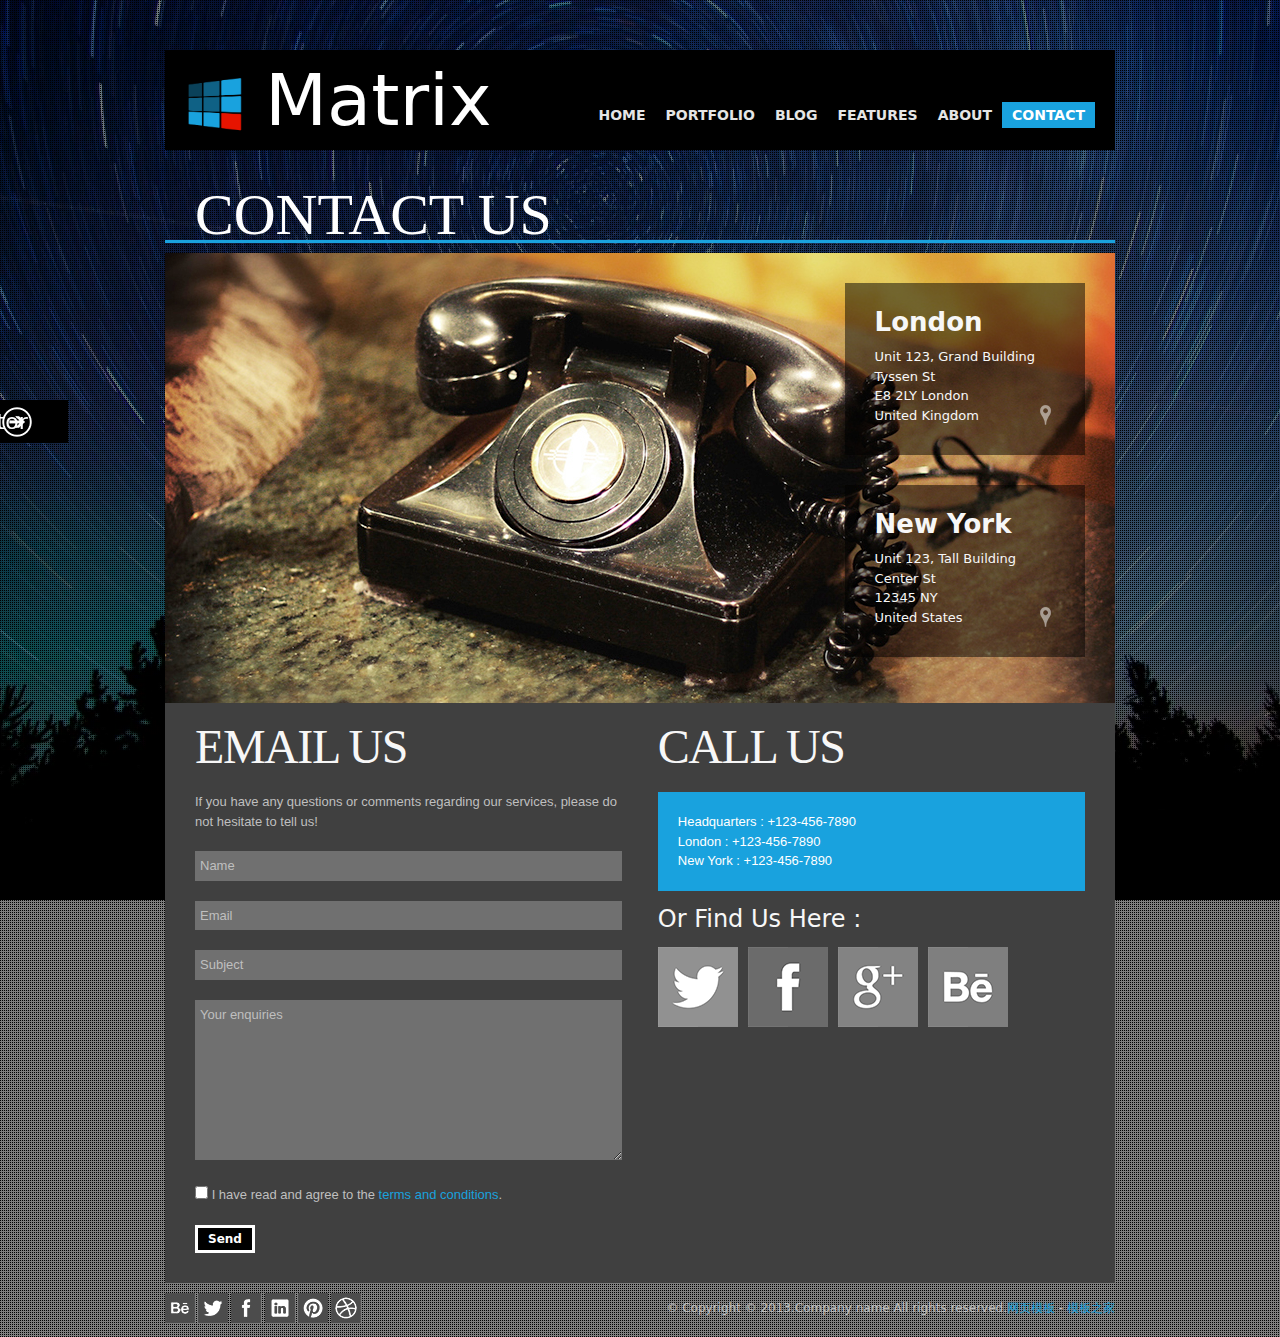
<file: FrontUI/contact.html>
<!DOCTYPE html>
<html xmlns="http://www.w3.org/1999/xhtml">
<head>

<meta name="viewport" content="width=device-width; initial-scale=1.0; maximum-scale=1.0; user-scalable=0;" />
<title>Matrix - Responsive Tile-Based Template</title>
<link href="style.css" title="style" rel="stylesheet" type="text/css" />
<link id="clink" href="css/style-blue.css" title="style" rel="stylesheet" type="text/css" media="screen" />
<script src="scripts/jquery.min.js" type="text/javascript"></script>
<script src="scripts/jquery.masonry.min.js" type="text/javascript"></script>
<script src="scripts/jquery.easing.1.3.js" type="text/javascript"></script>
<script src="scripts/MetroJs.lt.js" type="text/javascript"></script>
<script src="scripts/jquery.fancybox-1.3.4.js" type="text/javascript" charset="utf-8"></script>
<script src="scripts/jquery.flexslider-min.js" type="text/javascript" charset="utf-8"></script>
<script src="scripts/hoverintent.js" type="text/javascript" charset="utf-8"></script>
<script src="scripts/organictabs.jquery.js" type="text/javascript" charset="utf-8"></script>
<!--[if lt IE 9]>
  <style type="text/css">
  @import url("style-ie8.css");
  </style>
  <script src="scripts/css3-mediaqueries.js" type="text/javascript" charset="utf-8"></script>
  <script>
    document.createElement('header');
    document.createElement('nav');
    document.createElement('section');
    document.createElement('article');
    document.createElement('aside');
    document.createElement('footer');
    document.createElement('hgroup');
    </script>
<![endif]-->
<script src="scripts/javascript.js" type="text/javascript"></script>
<meta http-equiv="Content-Type" content="text/html; charset=utf-8" /></head>
<body>
<div id="bodypat">
<section id="container">
    <div id="colorchanger">
    <a href="?theme=blue" class="cblue cbox" title="Blue Theme"><span class="blue">Blue</span></a>
    <a href="?theme=red" class="cred cbox" title="Red Theme"><span class="red">Red</span></a>
    <a href="?theme=green" class="cgreen cbox" title="Green Theme"><span class="green">Green</span></a>
    <a href="?theme=magenta" class="cmagenta cbox" title="Magenta Theme"><span class="magenta">Magenta</span></a>
    <a href="?theme=purple" class="cpurple cbox" title="Purple Theme"><span class="purple">Purple</span></a>
    <a href="?theme=teal" class="cteal cbox" title="Teal Theme"><span class="teal">Teal</span></a>
    <a href="?theme=lime" class="clime cbox" title="Lime Theme"><span class="lime">Lime</span></a>
    <a href="?theme=brown" class="cbrown cbox" title="Brown Theme"><span class="brown">Brown</span></a>
    <a href="?theme=pink" class="cpink cbox" title="Pink Theme"><span class="pink">Pink</span></a>
    <a href="?theme=mango" class="cmango cbox" title="Mango Theme"><span class="mango">Mango</span></a>
    <h4>Theme Color Selector</h4>
    </div>
<!-- BEGIN HEADER -->
<header class="clearfix">
<!-- BEGIN LOGO -->
<a id="headerlink" href="#" title="home"><img id="logo" src="images/logo.png" alt="logo" /><span id="sitename">Matrix</span></a>
<!-- END LOGO -->

<!-- BEGIN NAVIGATION -->
<nav>
<ul id="nav" class="clearfix">
<!-- Menu Item 1 -->
	<li><a href="index.html" title="Home"><span>Home</span></a></li>
<!-- Menu Item 2 -->
    <li>
    	<a href="#" title="Portfolio"><span>Portfolio</span></a>
        <ul>
        	<li><a href="portfoliotile-large.html" title="Portfolio"><span>Tile - Large</span></a></li>
            <li><a href="portfoliotile-medium.html" title="Portfolio"><span>Tile - Medium</span></a></li>
            <li><a href="portfoliotile-small.html" title="Portfolio"><span>Tile - Small</span></a></li>
            <li><a href="portfoliolist.html" title="Portfolio"><span>Portfolio List</span></a></li>
            <li><a href="singleportfolio.html" title="Portfolio"><span>Single Item</span></a></li>
        </ul>
    </li>
<!-- Menu Item 3 -->
    <li><a href="#" title="Blog"><span>Blog</span></a>
    	<ul>
        	<li><a href="blogtile-large.html" title="Blog"><span>Tile - Large</span></a></li>
            <li><a href="blogtile-medium.html" title="Blog"><span>Tile - Medium</span></a></li>
        	<li><a href="bloglist.html" title="Blog List"><span>Blog List</span></a></li>
        	<li><a href="singleblogpost-1.html" title="Article 1"><span>Single Post</span></a></li>
        </ul>
    </li>
<!-- Menu Item 4 -->
    <li>
    	<a href="#" title="Features"><span>Features</span></a>
        <ul>
        	<li><a href="features-main.html" title="Features"><span>Main Features</span></a></li>
            <li><a href="features-columns.html" title="Features"><span>Columns</span></a></li>
            <li><a href="features-content.html" title="Features"><span>Content Area</span></a></li>
        </ul>
    </li>
<!-- Menu Item 5 -->
    <li><a href="aboutus.html" title="About"><span>About</span></a></li>
<!-- Menu Item 6 -->
    <li class="current"><a href="contact.html" title="Contact"><span>Contact</span></a></li>
</ul>
</nav>
<!-- END NAVIGATION -->
</header>
<!-- END HEADER -->

<!-- BEGIN CONTENT -->
<section id="content" class="clearfix">
<!-- Title --><div id="content-title">Contact Us</div>

<!-- BEGIN PAGE -->
<section id="page">
<div id="page-img">
<img src="images/pages/contact.jpg" alt="Contact Us" />

<div id="contact-location">
<div class="location">
<h5>London</h5>
Unit 123, Grand Building<br />
Tyssen St<br />
E8 2LY London<br />
United Kingdom
<a href="https://maps.google.com/maps?q=London,+United+Kingdom&hl=en&ll=51.50746,-0.127716&spn=0.344466,0.617294&sll=40.714346,-74.005966&sspn=0.026218,0.038581&oq=london&t=h&hnear=London,+United+Kingdom&z=11"><span class="gmap"></span></a>
</div>

<div class="location">
<h5>New York</h5>
Unit 123, Tall Building<br />
Center St<br />
12345 NY<br />
United States
<a href="https://maps.google.com/maps?q=New+York,+NY,+United+States&hl=en&ll=40.714346,-74.005966&spn=0.026218,0.038581&sll=4.18646,109.48935&sspn=17.593402,19.753418&oq=new+york&t=h&hnear=New+York,+United+States&z=15"><span class="gmap"></span></a>
</div>
</div>

</div>

<!-- BEGIN PAGE CONTENT -->
<div id="pg-content" class="clearfix">

<div class="one-half">
<div class="page-sub-title">
<h1>Email Us</h1>
</div>
<p>If you have any questions or comments regarding our services, please do not hesitate to tell us!</p>

    <p class="contact-form-sender">
    <input id="sender" type="text" placeholder="Name" name="sender" />
    </p>
    <p class="contact-form-email">
    <input id="email" type="text" placeholder="Email" name="email" />
    </p>
    <p class="contact-form-subject">
    <input id="subject" type="text" placeholder="Subject" name="subject" />
    </p>
    <p class="contact-form-content">
    <textarea id="contact-content" placeholder="Your enquiries" name="content"></textarea>
    </p>
    <p class="contact-form-checkbox">
    <input id="agreement" type="checkbox" value="true" />
    <label for="agreement">I have read and agree to the <a href="#">terms and conditions</a>.</label>
    </p>
    <span class="button-met dark"><input id="consubmit" type="submit" name="consubmit" value="Send" /></span>

</div>

<div class="one-half last">
<div class="page-sub-title">
<h1>Call Us</h1>
</div>

    <p class="hl2">Headquarters : +123-456-7890<br />
    London : +123-456-7890<br />
    New York : +123-456-7890
    </p>
    
<h3>Or Find Us Here :</h3>
        <div class="contact-social clearfix">
        <a href="#"><div id="contact-tw"></div></a>
        <a href="#"><div id="contact-fb"></div></a>
        <a href="#"><div id="contact-gp"></div></a>
        <a href="#"><div id="contact-be"></div></a>
        </div><!-- end .contact-social -->
</div>

</div><!-- end #pg-content -->
<!-- END PAGE CONTENT -->
</section>
<!-- END PAGE -->
</section>
<!-- END CONTENT -->

<!-- BEGIN FOOTER -->
<footer class="clearfix">

<div id="footer-social">
<a href="#"><span class="behance-mini"></span></a>
<a href="#"><span class="twitter-mini"></span></a>
<a href="#"><span class="facebook-mini"></span></a>
<a href="#"><span class="linkedin-mini"></span></a>
<a href="#"><span class="pinterest-mini"></span></a>
<a href="#"><span class="dribbble-mini"></span></a>
</div><!-- end #footer-social -->

<small>&copy; Copyright &copy; 2013.Company name All rights reserved.<a target="_blank" href="http://www.cssmoban.com/">&#x7F51;&#x9875;&#x6A21;&#x677F;</a> - <a href="http://www.cssmoban.com/" target="_blank" title="模板之家">模板之家</a></small>
</footer>
<!-- END FOOTER -->

</section><!-- end #container -->
</div>

</body>
</html>
</file>
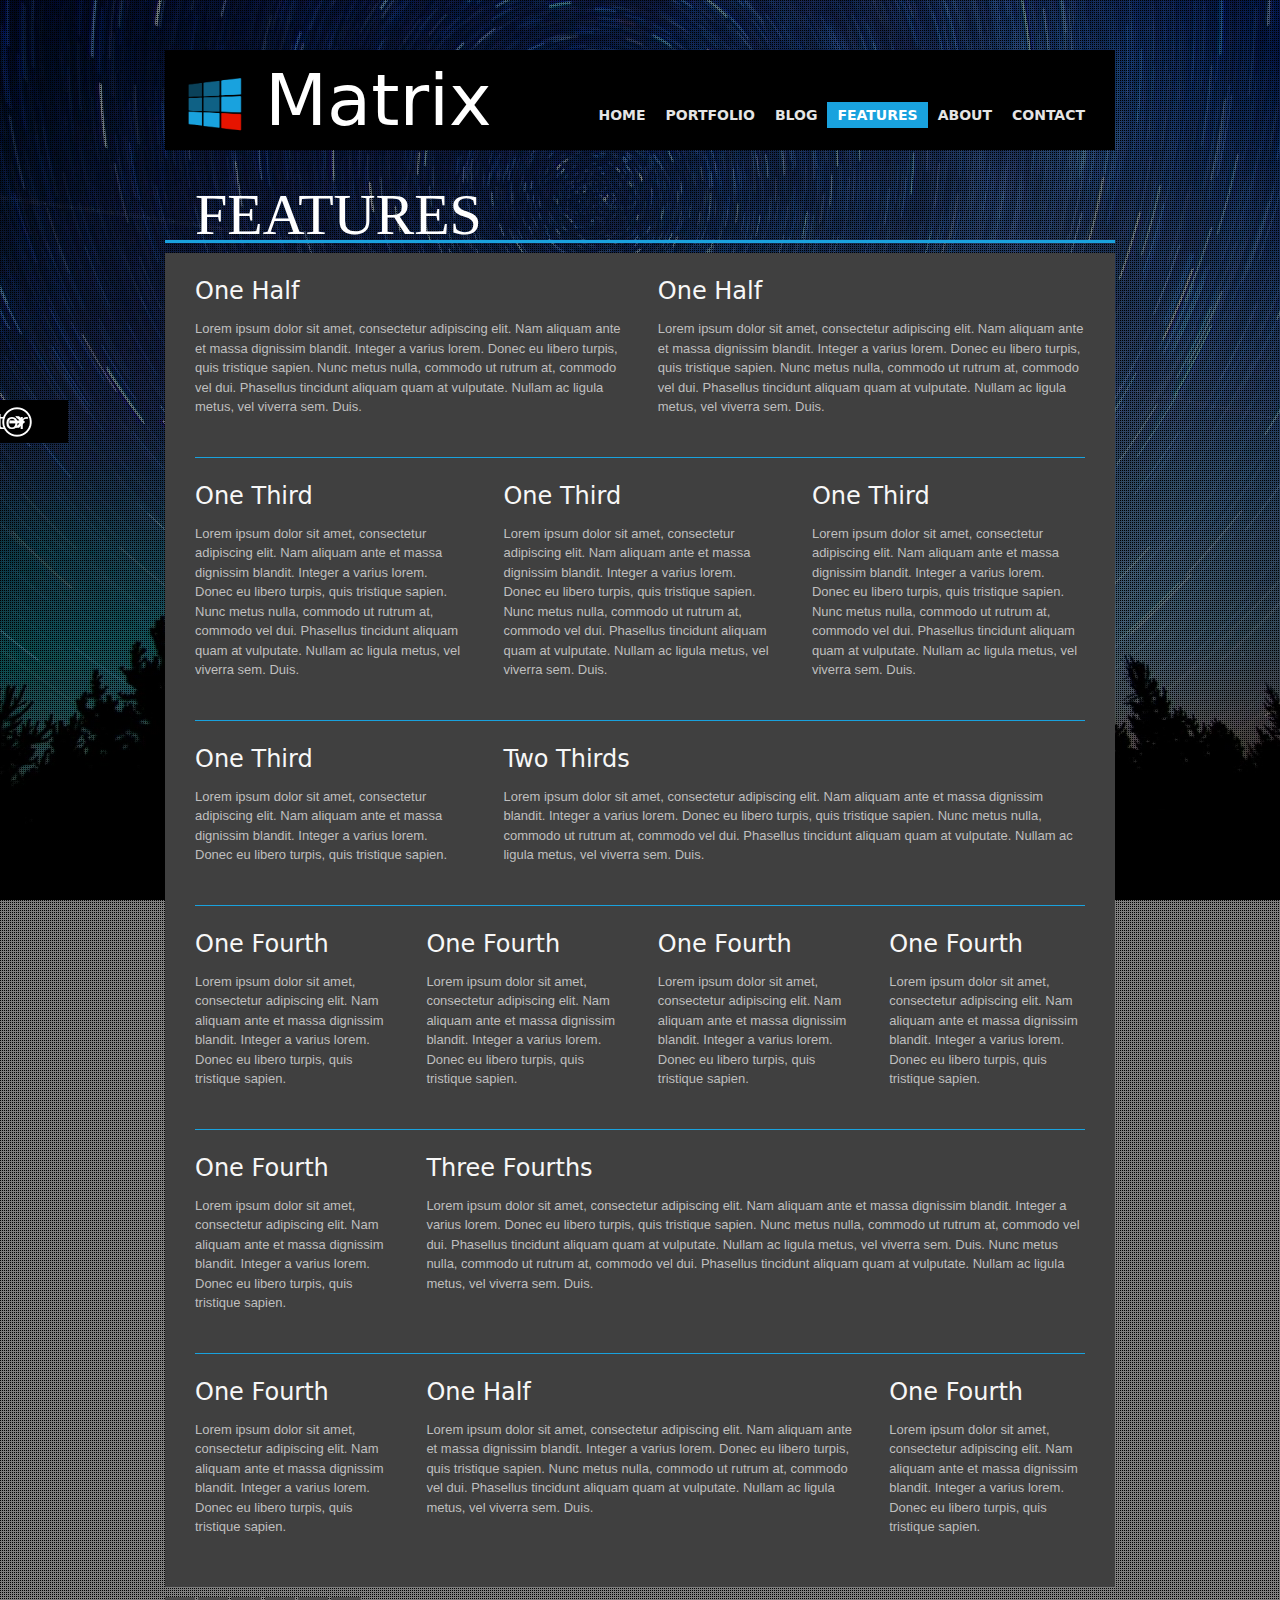
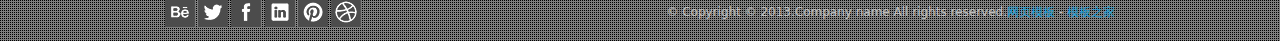
<file: FrontUI/features-columns.html>
<!DOCTYPE html>
<html xmlns="http://www.w3.org/1999/xhtml">
<head>

<meta name="viewport" content="width=device-width; initial-scale=1.0; maximum-scale=1.0; user-scalable=0;" />
<title>Matrix - Responsive Tile-Based Template</title>
<link href="style.css" title="style" rel="stylesheet" type="text/css" />
<link id="clink" href="css/style-blue.css" title="style" rel="stylesheet" type="text/css" media="screen" />
<script src="scripts/jquery.min.js" type="text/javascript"></script>
<script src="scripts/jquery.masonry.min.js" type="text/javascript"></script>
<script src="scripts/jquery.easing.1.3.js" type="text/javascript"></script>
<script src="scripts/MetroJs.lt.js" type="text/javascript"></script>
<script src="scripts/jquery.fancybox-1.3.4.js" type="text/javascript" charset="utf-8"></script>
<script src="scripts/jquery.flexslider-min.js" type="text/javascript" charset="utf-8"></script>
<script src="scripts/hoverintent.js" type="text/javascript" charset="utf-8"></script>
<script src="scripts/organictabs.jquery.js" type="text/javascript" charset="utf-8"></script>
<!--[if lt IE 9]>
  <style type="text/css">
  @import url("style-ie8.css");
  </style>
  <script src="scripts/css3-mediaqueries.js" type="text/javascript" charset="utf-8"></script>
  <script>
    document.createElement('header');
    document.createElement('nav');
    document.createElement('section');
    document.createElement('article');
    document.createElement('aside');
    document.createElement('footer');
    document.createElement('hgroup');
    </script>
<![endif]-->
<script src="scripts/javascript.js" type="text/javascript"></script>
<meta http-equiv="Content-Type" content="text/html; charset=utf-8" /></head>
<body>
<div id="bodypat">
<section id="container">
    <div id="colorchanger">
    <a href="?theme=blue" class="cblue cbox" title="Blue Theme"><span class="blue">Blue</span></a>
    <a href="?theme=red" class="cred cbox" title="Red Theme"><span class="red">Red</span></a>
    <a href="?theme=green" class="cgreen cbox" title="Green Theme"><span class="green">Green</span></a>
    <a href="?theme=magenta" class="cmagenta cbox" title="Magenta Theme"><span class="magenta">Magenta</span></a>
    <a href="?theme=purple" class="cpurple cbox" title="Purple Theme"><span class="purple">Purple</span></a>
    <a href="?theme=teal" class="cteal cbox" title="Teal Theme"><span class="teal">Teal</span></a>
    <a href="?theme=lime" class="clime cbox" title="Lime Theme"><span class="lime">Lime</span></a>
    <a href="?theme=brown" class="cbrown cbox" title="Brown Theme"><span class="brown">Brown</span></a>
    <a href="?theme=pink" class="cpink cbox" title="Pink Theme"><span class="pink">Pink</span></a>
    <a href="?theme=mango" class="cmango cbox" title="Mango Theme"><span class="mango">Mango</span></a>
    <h4>Theme Color Selector</h4>
    </div>
<!-- BEGIN HEADER -->
<header class="clearfix">
<!-- BEGIN LOGO -->
<a id="headerlink" href="#" title="home"><img id="logo" src="images/logo.png" alt="logo" /><span id="sitename">Matrix</span></a>
<!-- END LOGO -->

<!-- BEGIN NAVIGATION -->
<nav>
<ul id="nav" class="clearfix">
<!-- Menu Item 1 -->
	<li><a href="index.html" title="Home"><span>Home</span></a></li>
<!-- Menu Item 2 -->
    <li>
    	<a href="#" title="Portfolio"><span>Portfolio</span></a>
        <ul>
        	<li><a href="portfoliotile-large.html" title="Portfolio"><span>Tile - Large</span></a></li>
            <li><a href="portfoliotile-medium.html" title="Portfolio"><span>Tile - Medium</span></a></li>
            <li><a href="portfoliotile-small.html" title="Portfolio"><span>Tile - Small</span></a></li>
            <li><a href="portfoliolist.html" title="Portfolio"><span>Portfolio List</span></a></li>
            <li><a href="singleportfolio.html" title="Portfolio"><span>Single Item</span></a></li>
        </ul>
    </li>
<!-- Menu Item 3 -->
    <li><a href="#" title="Blog"><span>Blog</span></a>
    	<ul>
        	<li><a href="blogtile-large.html" title="Blog"><span>Tile - Large</span></a></li>
            <li><a href="blogtile-medium.html" title="Blog"><span>Tile - Medium</span></a></li>
        	<li><a href="bloglist.html" title="Blog List"><span>Blog List</span></a></li>
        	<li><a href="singleblogpost-1.html" title="Article 1"><span>Single Post</span></a></li>
        </ul>
    </li>
<!-- Menu Item 4 -->
    <li class="current">
    	<a href="#" title="Features"><span>Features</span></a>
        <ul>
        	<li><a href="features-main.html" title="Features"><span>Main Features</span></a></li>
            <li><a href="features-columns.html" title="Features"><span>Columns</span></a></li>
            <li><a href="features-content.html" title="Features"><span>Content Area</span></a></li>
        </ul>
    </li>
<!-- Menu Item 5 -->
    <li><a href="aboutus.html" title="About"><span>About</span></a></li>
<!-- Menu Item 6 -->
    <li><a href="contact.html" title="Contact"><span>Contact</span></a></li>
</ul>
</nav>
<!-- END NAVIGATION -->
</header>
<!-- END HEADER -->

<!-- BEGIN CONTENT -->
<section id="content" class="clearfix">
<!-- Title --><div id="content-title">Features</div>

<!-- BEGIN PAGE -->
<section id="page">

<!-- BEGIN PAGE CONTENT -->
<div id="pg-content" class="clearfix">

<div class="one-half"><h3>One Half</h3><p>Lorem ipsum dolor sit amet, consectetur adipiscing elit. Nam aliquam ante et massa dignissim blandit. Integer a varius lorem. Donec eu libero turpis, quis tristique sapien. Nunc metus nulla, commodo ut rutrum at, commodo vel dui. Phasellus tincidunt aliquam quam at vulputate. Nullam ac ligula metus, vel viverra sem. Duis.</p></div>
<div class="one-half last"><h3>One Half</h3><p>Lorem ipsum dolor sit amet, consectetur adipiscing elit. Nam aliquam ante et massa dignissim blandit. Integer a varius lorem. Donec eu libero turpis, quis tristique sapien. Nunc metus nulla, commodo ut rutrum at, commodo vel dui. Phasellus tincidunt aliquam quam at vulputate. Nullam ac ligula metus, vel viverra sem. Duis. </p></div>
<hr class="break" />

<div class="one-third"><h3>One Third</h3><p>Lorem ipsum dolor sit amet, consectetur adipiscing elit. Nam aliquam ante et massa dignissim blandit. Integer a varius lorem. Donec eu libero turpis, quis tristique sapien. Nunc metus nulla, commodo ut rutrum at, commodo vel dui. Phasellus tincidunt aliquam quam at vulputate. Nullam ac ligula metus, vel viverra sem. Duis. </p></div>
<div class="one-third"><h3>One Third</h3><p>Lorem ipsum dolor sit amet, consectetur adipiscing elit. Nam aliquam ante et massa dignissim blandit. Integer a varius lorem. Donec eu libero turpis, quis tristique sapien. Nunc metus nulla, commodo ut rutrum at, commodo vel dui. Phasellus tincidunt aliquam quam at vulputate. Nullam ac ligula metus, vel viverra sem. Duis. </p></div>
<div class="one-third last"><h3>One Third</h3><p>Lorem ipsum dolor sit amet, consectetur adipiscing elit. Nam aliquam ante et massa dignissim blandit. Integer a varius lorem. Donec eu libero turpis, quis tristique sapien. Nunc metus nulla, commodo ut rutrum at, commodo vel dui. Phasellus tincidunt aliquam quam at vulputate. Nullam ac ligula metus, vel viverra sem. Duis. </p></div>
<hr class="break" />

<div class="one-third"><h3>One Third</h3><p>Lorem ipsum dolor sit amet, consectetur adipiscing elit. Nam aliquam ante et massa dignissim blandit. Integer a varius lorem. Donec eu libero turpis, quis tristique sapien.</p></div>
<div class="two-thirds last"><h3>Two Thirds</h3><p>Lorem ipsum dolor sit amet, consectetur adipiscing elit. Nam aliquam ante et massa dignissim blandit. Integer a varius lorem. Donec eu libero turpis, quis tristique sapien. Nunc metus nulla, commodo ut rutrum at, commodo vel dui. Phasellus tincidunt aliquam quam at vulputate. Nullam ac ligula metus, vel viverra sem. Duis. </p></div>
<hr class="break" />

<div class="one-fourth"><h3>One Fourth</h3><p>Lorem ipsum dolor sit amet, consectetur adipiscing elit. Nam aliquam ante et massa dignissim blandit. Integer a varius lorem. Donec eu libero turpis, quis tristique sapien.</p></div>
<div class="one-fourth"><h3>One Fourth</h3><p>Lorem ipsum dolor sit amet, consectetur adipiscing elit. Nam aliquam ante et massa dignissim blandit. Integer a varius lorem. Donec eu libero turpis, quis tristique sapien.</p></div>
<div class="one-fourth"><h3>One Fourth</h3><p>Lorem ipsum dolor sit amet, consectetur adipiscing elit. Nam aliquam ante et massa dignissim blandit. Integer a varius lorem. Donec eu libero turpis, quis tristique sapien.</p></div>
<div class="one-fourth last"><h3>One Fourth</h3><p>Lorem ipsum dolor sit amet, consectetur adipiscing elit. Nam aliquam ante et massa dignissim blandit. Integer a varius lorem. Donec eu libero turpis, quis tristique sapien.</p></div>
<hr class="break" />

<div class="one-fourth"><h3>One Fourth</h3><p>Lorem ipsum dolor sit amet, consectetur adipiscing elit. Nam aliquam ante et massa dignissim blandit. Integer a varius lorem. Donec eu libero turpis, quis tristique sapien.</p></div>
<div class="three-fourths last"><h3>Three Fourths</h3><p>Lorem ipsum dolor sit amet, consectetur adipiscing elit. Nam aliquam ante et massa dignissim blandit. Integer a varius lorem. Donec eu libero turpis, quis tristique sapien. Nunc metus nulla, commodo ut rutrum at, commodo vel dui. Phasellus tincidunt aliquam quam at vulputate. Nullam ac ligula metus, vel viverra sem. Duis.  Nunc metus nulla, commodo ut rutrum at, commodo vel dui. Phasellus tincidunt aliquam quam at vulputate. Nullam ac ligula metus, vel viverra sem. Duis. </p></div>
<hr class="break" />

<div class="one-fourth"><h3>One Fourth</h3><p>Lorem ipsum dolor sit amet, consectetur adipiscing elit. Nam aliquam ante et massa dignissim blandit. Integer a varius lorem. Donec eu libero turpis, quis tristique sapien.</p></div>
<div class="one-half"><h3>One Half</h3><p>Lorem ipsum dolor sit amet, consectetur adipiscing elit. Nam aliquam ante et massa dignissim blandit. Integer a varius lorem. Donec eu libero turpis, quis tristique sapien. Nunc metus nulla, commodo ut rutrum at, commodo vel dui. Phasellus tincidunt aliquam quam at vulputate. Nullam ac ligula metus, vel viverra sem. Duis. </p></div>
<div class="one-fourth last"><h3>One Fourth</h3><p>Lorem ipsum dolor sit amet, consectetur adipiscing elit. Nam aliquam ante et massa dignissim blandit. Integer a varius lorem. Donec eu libero turpis, quis tristique sapien.</p></div>

</div><!-- end #pg-content -->
<!-- END PAGE CONTENT -->
</section>
<!-- END PAGE -->
</section>
<!-- END CONTENT -->

<!-- BEGIN FOOTER -->
<footer class="clearfix">

<div id="footer-social">
<a href="#"><span class="behance-mini"></span></a>
<a href="#"><span class="twitter-mini"></span></a>
<a href="#"><span class="facebook-mini"></span></a>
<a href="#"><span class="linkedin-mini"></span></a>
<a href="#"><span class="pinterest-mini"></span></a>
<a href="#"><span class="dribbble-mini"></span></a>
</div><!-- end #footer-social -->

<small>&copy; Copyright &copy; 2013.Company name All rights reserved.<a target="_blank" href="http://www.cssmoban.com/">&#x7F51;&#x9875;&#x6A21;&#x677F;</a> - <a href="http://www.cssmoban.com/" target="_blank" title="模板之家">模板之家</a></small>
</footer>
<!-- END FOOTER -->

</section><!-- end #container -->
</div>

</body>
</html>
</file>
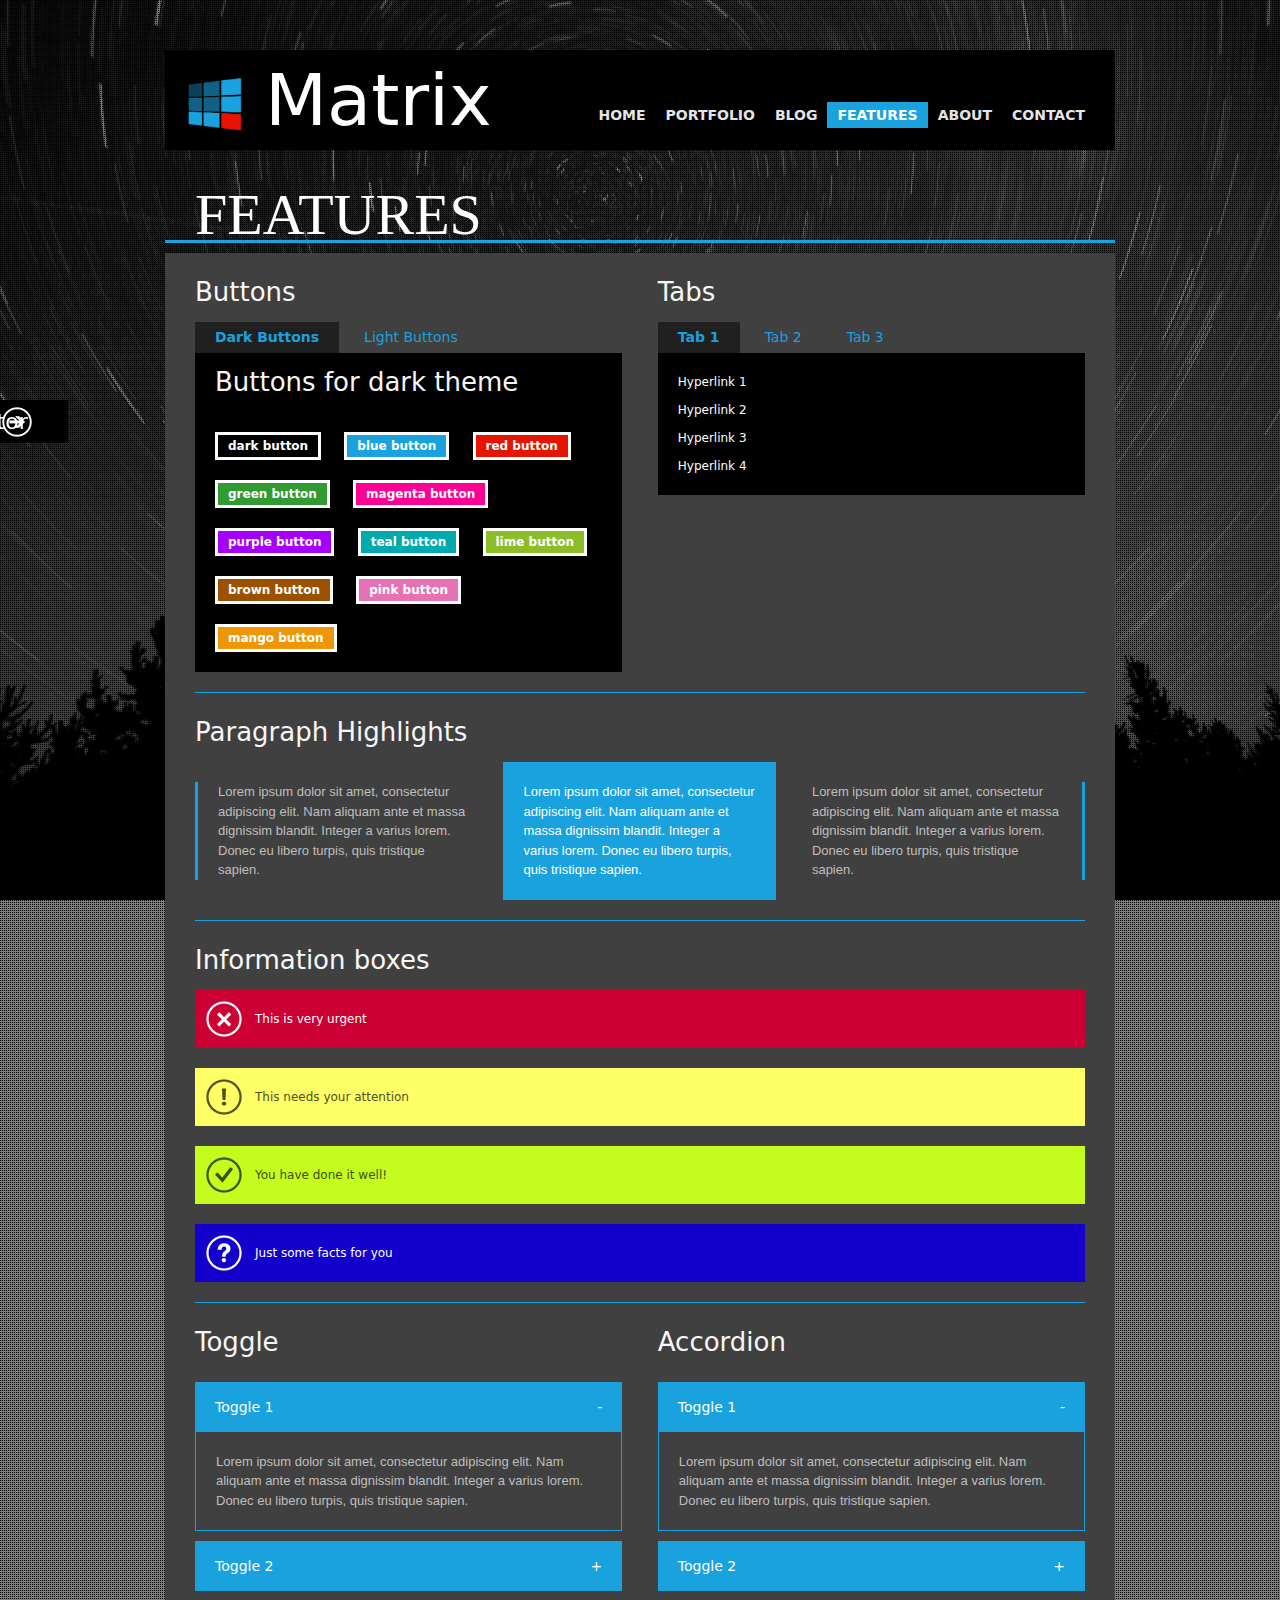
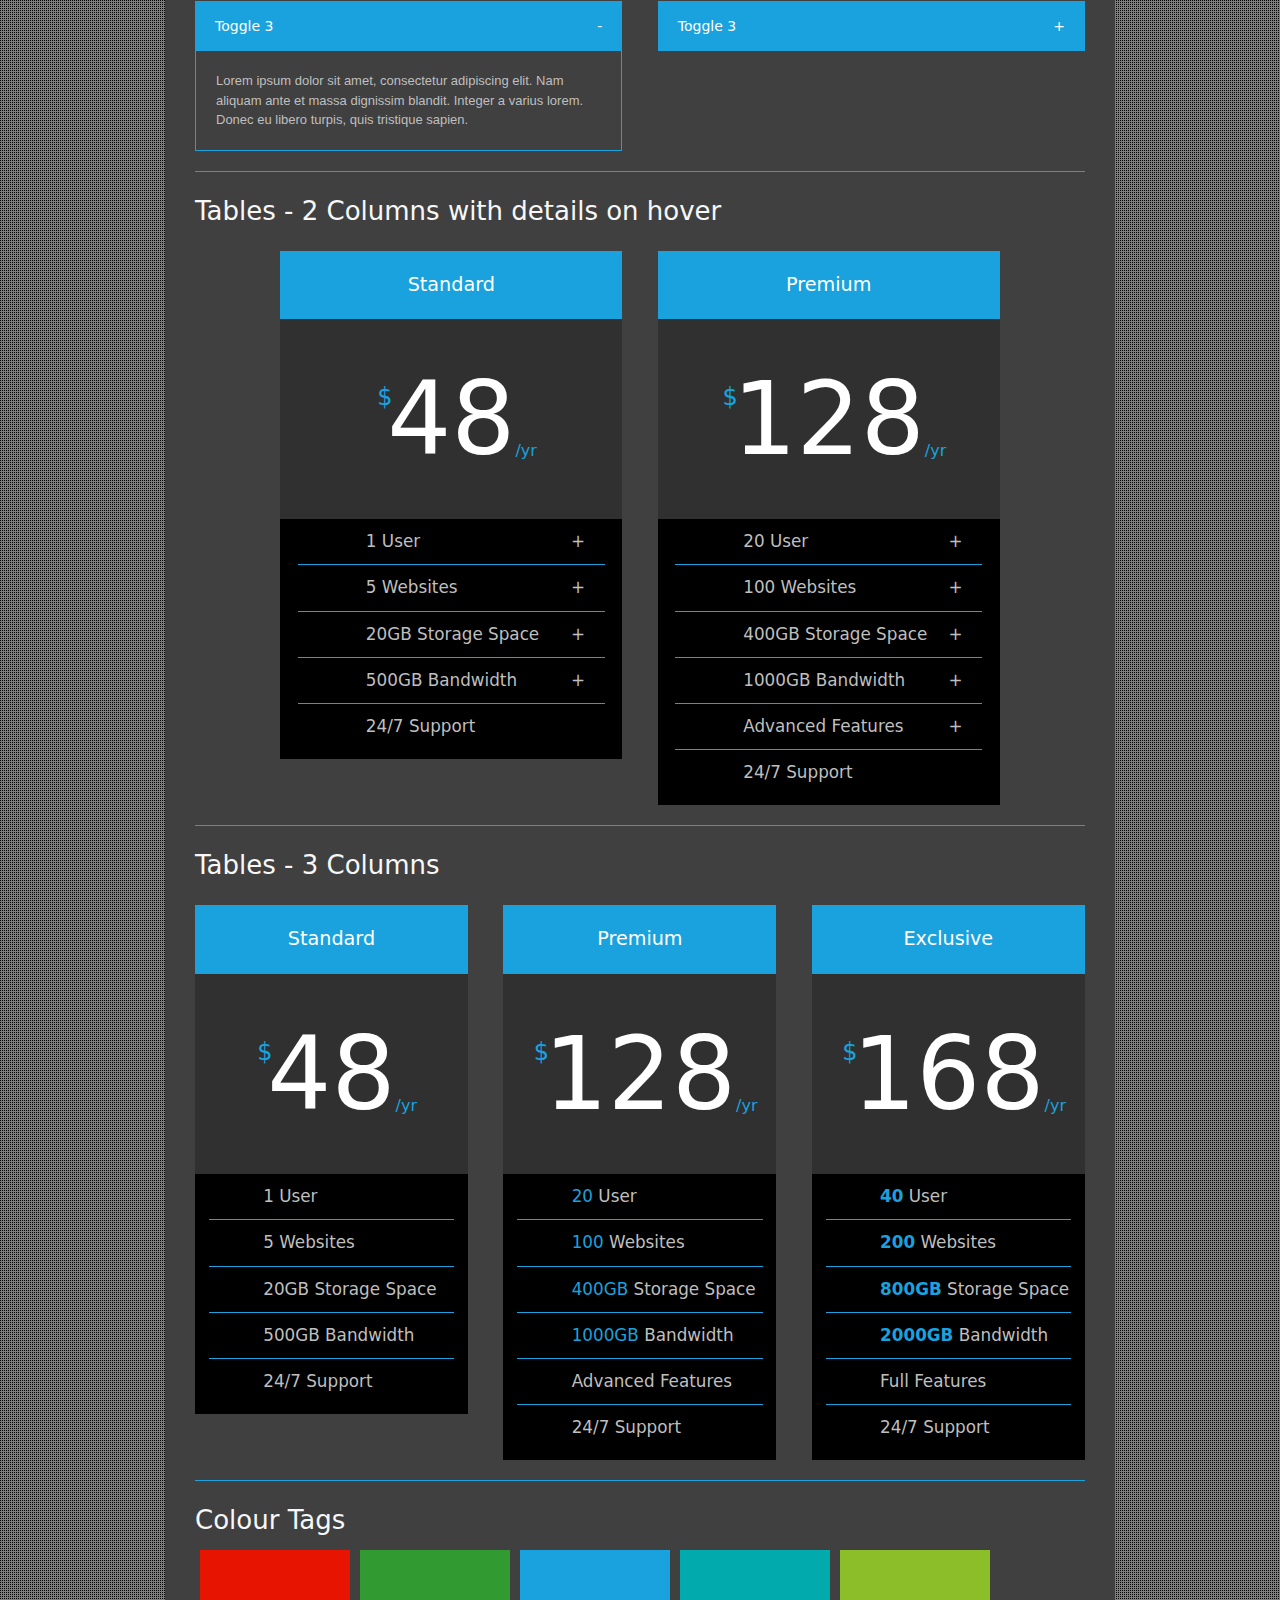
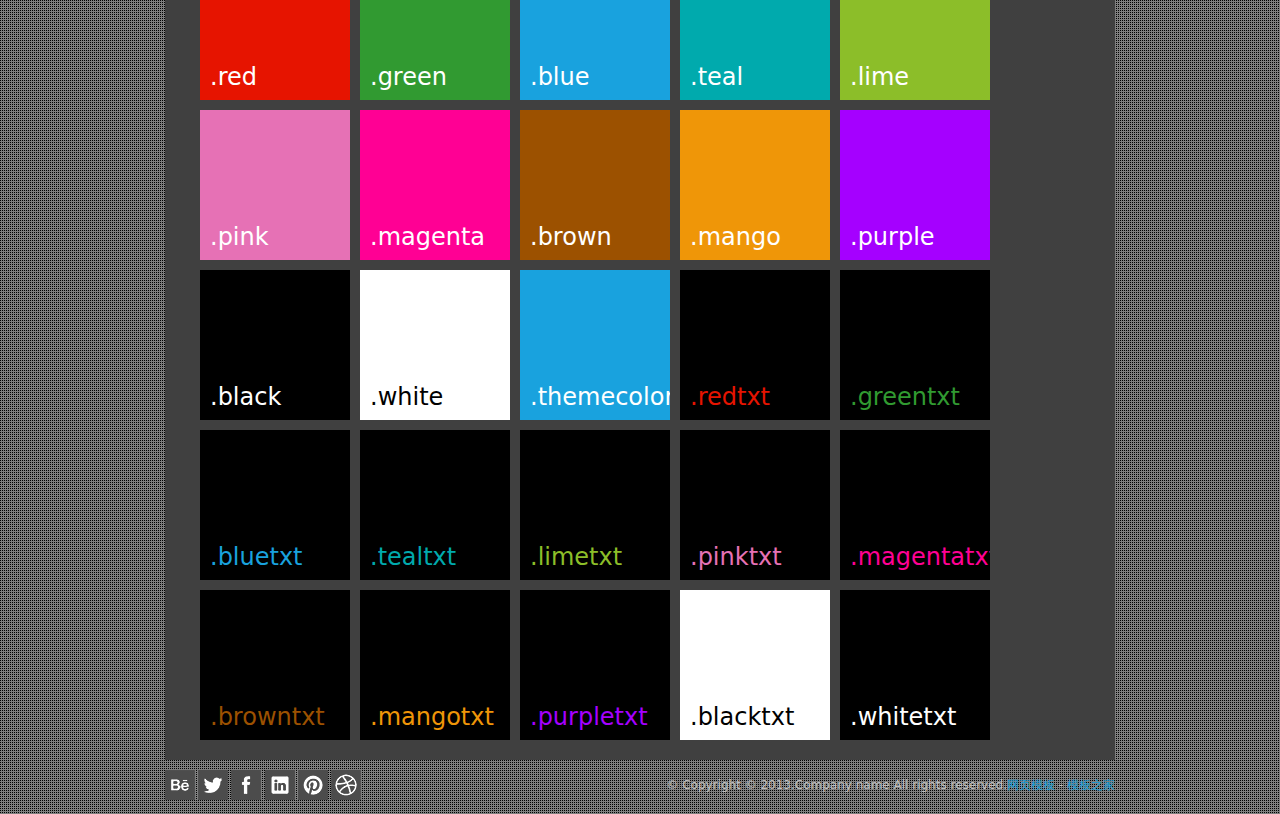
<file: FrontUI/features-content.html>
<!DOCTYPE html>
<html xmlns="http://www.w3.org/1999/xhtml">
<head>

<meta name="viewport" content="width=device-width; initial-scale=1.0; maximum-scale=1.0; user-scalable=0;" />
<title>Matrix - Responsive Tile-Based Template</title>
<link href="style.css" title="style" rel="stylesheet" type="text/css" />
<link id="clink" href="css/style-blue.css" title="style" rel="stylesheet" type="text/css" media="screen" />
<script src="scripts/jquery.min.js" type="text/javascript"></script>
<script src="scripts/jquery.masonry.min.js" type="text/javascript"></script>
<script src="scripts/jquery.easing.1.3.js" type="text/javascript"></script>
<script src="scripts/MetroJs.lt.js" type="text/javascript"></script>
<script src="scripts/jquery.fancybox-1.3.4.js" type="text/javascript" charset="utf-8"></script>
<script src="scripts/jquery.flexslider-min.js" type="text/javascript" charset="utf-8"></script>
<script src="scripts/hoverintent.js" type="text/javascript" charset="utf-8"></script>
<script src="scripts/organictabs.jquery.js" type="text/javascript" charset="utf-8"></script>
<!--[if lt IE 9]>
  <style type="text/css">
  @import url("style-ie8.css");
  </style>
  <script src="scripts/css3-mediaqueries.js" type="text/javascript" charset="utf-8"></script>
  <script>
    document.createElement('header');
    document.createElement('nav');
    document.createElement('section');
    document.createElement('article');
    document.createElement('aside');
    document.createElement('footer');
    document.createElement('hgroup');
    </script>
<![endif]-->
<script src="scripts/javascript.js" type="text/javascript"></script>
<meta http-equiv="Content-Type" content="text/html; charset=utf-8" /></head>
<body>
<div id="bodypat">
<section id="container">
    <div id="colorchanger">
    <a href="?theme=blue" class="cblue cbox" title="Blue Theme"><span class="blue">Blue</span></a>
    <a href="?theme=red" class="cred cbox" title="Red Theme"><span class="red">Red</span></a>
    <a href="?theme=green" class="cgreen cbox" title="Green Theme"><span class="green">Green</span></a>
    <a href="?theme=magenta" class="cmagenta cbox" title="Magenta Theme"><span class="magenta">Magenta</span></a>
    <a href="?theme=purple" class="cpurple cbox" title="Purple Theme"><span class="purple">Purple</span></a>
    <a href="?theme=teal" class="cteal cbox" title="Teal Theme"><span class="teal">Teal</span></a>
    <a href="?theme=lime" class="clime cbox" title="Lime Theme"><span class="lime">Lime</span></a>
    <a href="?theme=brown" class="cbrown cbox" title="Brown Theme"><span class="brown">Brown</span></a>
    <a href="?theme=pink" class="cpink cbox" title="Pink Theme"><span class="pink">Pink</span></a>
    <a href="?theme=mango" class="cmango cbox" title="Mango Theme"><span class="mango">Mango</span></a>
    <h4>Theme Color Selector</h4>
    </div>
<!-- BEGIN HEADER -->
<header class="clearfix">
<!-- BEGIN LOGO -->
<a id="headerlink" href="#" title="home"><img id="logo" src="images/logo.png" alt="logo" /><span id="sitename">Matrix</span></a>
<!-- END LOGO -->

<!-- BEGIN NAVIGATION -->
<nav>
<ul id="nav" class="clearfix">
<!-- Menu Item 1 -->
	<li><a href="index.html" title="Home"><span>Home</span></a></li>
<!-- Menu Item 2 -->
    <li>
    	<a href="#" title="Portfolio"><span>Portfolio</span></a>
        <ul>
        	<li><a href="portfoliotile-large.html" title="Portfolio"><span>Tile - Large</span></a></li>
            <li><a href="portfoliotile-medium.html" title="Portfolio"><span>Tile - Medium</span></a></li>
            <li><a href="portfoliotile-small.html" title="Portfolio"><span>Tile - Small</span></a></li>
            <li><a href="portfoliolist.html" title="Portfolio"><span>Portfolio List</span></a></li>
            <li><a href="singleportfolio.html" title="Portfolio"><span>Single Item</span></a></li>
        </ul>
    </li>
<!-- Menu Item 3 -->
    <li><a href="#" title="Blog"><span>Blog</span></a>
    	<ul>
        	<li><a href="blogtile-large.html" title="Blog"><span>Tile - Large</span></a></li>
            <li><a href="blogtile-medium.html" title="Blog"><span>Tile - Medium</span></a></li>
        	<li><a href="bloglist.html" title="Blog List"><span>Blog List</span></a></li>
        	<li><a href="singleblogpost-1.html" title="Article 1"><span>Single Post</span></a></li>
        </ul>
    </li>
<!-- Menu Item 4 -->
    <li class="current">
    	<a href="#" title="Features"><span>Features</span></a>
        <ul>
        	<li><a href="features-main.html" title="Features"><span>Main Features</span></a></li>
            <li><a href="features-columns.html" title="Features"><span>Columns</span></a></li>
            <li><a href="features-content.html" title="Features"><span>Content Area</span></a></li>
        </ul>
    </li>
<!-- Menu Item 5 -->
    <li><a href="aboutus.html" title="About"><span>About</span></a></li>
<!-- Menu Item 6 -->
    <li><a href="contact.html" title="Contact"><span>Contact</span></a></li>
</ul>
</nav>
<!-- END NAVIGATION -->
</header>
<!-- END HEADER -->

<!-- BEGIN CONTENT -->
<section id="content" class="clearfix">
<!-- Title --><div id="content-title">Features</div>

<!-- BEGIN PAGE -->
<section id="page">
<!-- BEGIN PAGE CONTENT -->
<div id="pg-content" class="clearfix">

<div class="one-half button-demo">
<h2>Buttons</h2>
<div id="demo-button" class="orgTab">
	<ul class="tab-nav">
    	<li class="nav-one"><a href="#button-dark" class="current">Dark Buttons</a></li>
        <li class="nav-two"><a href="#button-light">Light Buttons</a></li>
    </ul>
    <div class="list-wrap">
        <div id="button-dark">
        <h2>Buttons for dark theme</h2>
            <div class="demo-dark-button">
            <a href="#"><span class="button-met dark">Dark Button</span></a>
            <a href="#"><span class="button-met dark-blue">Blue Button</span></a>
            <a href="#"><span class="button-met dark-red">Red Button</span></a>
            <a href="#"><span class="button-met dark-green">Green Button</span></a>
            <a href="#"><span class="button-met dark-magenta">Magenta Button</span></a>
            <a href="#"><span class="button-met dark-purple">Purple Button</span></a>
            <a href="#"><span class="button-met dark-teal">Teal Button</span></a>
            <a href="#"><span class="button-met dark-lime">Lime Button</span></a>
            <a href="#"><span class="button-met dark-brown">Brown Button</span></a>
            <a href="#"><span class="button-met dark-pink">Pink Button</span></a>
            <a href="#"><span class="button-met dark-mango">Mango Button</span></a>
            </div>
        </div>
        <div id="button-light" class="hide">
        <h2>Buttons for light theme</h2>
            <div class="demo-light-button">
            <a href="#"><span class="button-met light">Light Button</span></a>
            <a href="#"><span class="button-met light-blue">Blue Button</span></a>
            <a href="#"><span class="button-met light-red">Red Button</span></a>
            <a href="#"><span class="button-met light-green">Green Button</span></a>
            <a href="#"><span class="button-met light-magenta">Magenta Button</span></a>
            <a href="#"><span class="button-met light-purple">Purple Button</span></a>
            <a href="#"><span class="button-met light-teal">Teal Button</span></a>
            <a href="#"><span class="button-met light-lime">Lime Button</span></a>
            <a href="#"><span class="button-met light-brown">Brown Button</span></a>
            <a href="#"><span class="button-met light-pink">Pink Button</span></a>
            <a href="#"><span class="button-met light-mango">Mango Button</span></a>
            </div>
        </div>
    </div><!-- end .list-wrap -->
    </div><!-- end #demo-button -->

</div><!-- end .one-half -->
<div class="one-half last">
<h2>Tabs</h2>
<div id="demo-tab" class="orgTab">
	<ul class="tab-nav">
    	<li class="nav-one"><a href="#tab1" class="current">Tab 1</a></li>
        <li class="nav-two"><a href="#tab2">Tab 2</a></li>
        <li class="nav-three last"><a href="#tab3">Tab 3</a></li>
    </ul>
    <div class="list-wrap">
        <ul id="tab1" class="link-tab">
            <li><a href="#">Hyperlink 1</a></li>
            <li><a href="#">Hyperlink 2</a></li>
            <li><a href="#">Hyperlink 3</a></li>
            <li><a href="#">Hyperlink 4</a></li>
        </ul>
        <div id="tab2" class="hide p-tab">
            <p>Lorem ipsum dolor sit amet, consectetur adipiscing elit. Nam aliquam ante et massa dignissim blandit. Integer a varius lorem. Donec eu libero turpis, quis tristique sapien.</p>
            <p>Lorem ipsum dolor sit amet, consectetur adipiscing elit. Nam aliquam ante et massa dignissim blandit. Integer a varius lorem. Donec eu libero turpis, quis tristique sapien.</p>
            <p>Lorem ipsum dolor sit amet, consectetur adipiscing elit. Nam aliquam ante et massa dignissim blandit. Integer a varius lorem. Donec eu libero turpis, quis tristique sapien.</p>
        </div>
        <div id="tab3" class="hide p-tab list-item-tab">
        <ul>
            <li>List Item 1</li>
            <li>List Item 2</li>
            <li>List Item 3</li>
        </ul>
            <p>Lorem ipsum dolor sit amet, consectetur adipiscing elit. Nam aliquam ante et massa dignissim blandit. Integer a varius lorem. Donec eu libero turpis, quis tristique sapien.</p>
            <p>Lorem ipsum dolor sit amet, consectetur adipiscing elit. Nam aliquam ante et massa dignissim blandit. Integer a varius lorem. Donec eu libero turpis, quis tristique sapien.</p>
            <p>Lorem ipsum dolor sit amet, consectetur adipiscing elit. Nam aliquam ante et massa dignissim blandit. Integer a varius lorem. Donec eu libero turpis, quis tristique sapien.</p>
        </div><!-- end #tab3 -->
    </div><!-- end .list-wrap -->
</div><!-- end #demo-tab -->
</div><!-- end .one-half -->
<hr class="break" /><!-- end Buttons and Tabs -->

<h2 class="content-sub-title">Paragraph Highlights</h2>
<div class="one-third">
<p class="hl1">Lorem ipsum dolor sit amet, consectetur adipiscing elit. Nam aliquam ante et massa dignissim blandit. Integer a varius lorem. Donec eu libero turpis, quis tristique sapien.</p>
</div>
<div class="one-third">
<p class="hl2">Lorem ipsum dolor sit amet, consectetur adipiscing elit. Nam aliquam ante et massa dignissim blandit. Integer a varius lorem. Donec eu libero turpis, quis tristique sapien.</p>
</div>
<div class="one-third last">
<p class="hl3">Lorem ipsum dolor sit amet, consectetur adipiscing elit. Nam aliquam ante et massa dignissim blandit. Integer a varius lorem. Donec eu libero turpis, quis tristique sapien.</p>
</div>
<hr class="break" /><!-- end Paragraph Highlights -->

<h2 class="content-sub-title">Information boxes</h2>
<div class="infobox-red"><span class="infobox-msg">This is very urgent</span></div>
<div class="infobox-yellow"><span class="infobox-msg">This needs your attention</span></div>
<div class="infobox-green"><span class="infobox-msg">You have done it well!</span></div>
<div class="infobox-blue"><span class="infobox-msg">Just some facts for you</span></div>
<hr class="break" /><!-- end Information Boxes -->

<div class="one-half">
<h2>Toggle</h2>

	<div class="toggle-button">Toggle 1<span class="toggle-indicator">-</span></div>
    <div class="toggle-content">
    <p>Lorem ipsum dolor sit amet, consectetur adipiscing elit. Nam aliquam ante et massa dignissim blandit. Integer a varius lorem. Donec eu libero turpis, quis tristique sapien.</p>
    </div>
	<div class="toggle-button">Toggle 2<span class="toggle-indicator">+</span></div>
    <div class="toggle-content close">
    <p>Lorem ipsum dolor sit amet, consectetur adipiscing elit. Nam aliquam ante et massa dignissim blandit. Integer a varius lorem. Donec eu libero turpis, quis tristique sapien.</p>
    </div>
	<div class="toggle-button">Toggle 3<span class="toggle-indicator">-</span></div>
    <div class="toggle-content">
    <p>Lorem ipsum dolor sit amet, consectetur adipiscing elit. Nam aliquam ante et massa dignissim blandit. Integer a varius lorem. Donec eu libero turpis, quis tristique sapien.</p>
    </div>

</div><!-- end .one-half -->

<div class="one-half last">
<h2>Accordion</h2>

<div class="accordion">
	<div class="ac-tab">Toggle 1<span class="toggle-indicator">-</span></div>
    <div class="toggle-content">
    <p>Lorem ipsum dolor sit amet, consectetur adipiscing elit. Nam aliquam ante et massa dignissim blandit. Integer a varius lorem. Donec eu libero turpis, quis tristique sapien.</p>
    </div>
	<div class="ac-tab">Toggle 2<span class="toggle-indicator">+</span></div>
    <div class="toggle-content close">
    <p>Lorem ipsum dolor sit amet, consectetur adipiscing elit. Nam aliquam ante et massa dignissim blandit. Integer a varius lorem. Donec eu libero turpis, quis tristique sapien.</p>
    </div>
	<div class="ac-tab">Toggle 3<span class="toggle-indicator">+</span></div>
    <div class="toggle-content close">
    <p>Lorem ipsum dolor sit amet, consectetur adipiscing elit. Nam aliquam ante et massa dignissim blandit. Integer a varius lorem. Donec eu libero turpis, quis tristique sapien.</p>
    </div>
</div><!-- end .accordion -->

</div><!-- end .one-half -->
<hr class="break" /><!-- end Toggle and Accordion -->

<!-- BEGIN 2 COLUMNS TABLE -->
<div class="table">
<h2 class="content-sub-title">Tables - 2 Columns with details on hover</h2>

<div class="one-half">
    <div class="table-content">
        <div class="table-title">Standard</div>
        <div class="table-price">
            <span class="price"><span class="price-pre">$</span>48<span class="price-post">/yr</span></span>
        </div>
        <div class="table-info">
        <ul>
            <li>1 User<span class="toggle-indicator">+</span></li>
                <div class="table-details">Lorem ipsum dolor sit amet, consectetur adipiscing elit. Nam aliquam ante et massa dignissim blandit. Integer a varius lorem. Donec eu libero turpis, quis tristique sapien.</div>
            <li>5 Websites<span class="toggle-indicator">+</span></li>
                <div class="table-details">Lorem ipsum dolor sit amet, consectetur adipiscing elit. Nam aliquam ante et massa dignissim blandit. Integer a varius lorem. Donec eu libero turpis, quis tristique sapien.</div>
            <li>20GB Storage Space<span class="toggle-indicator">+</span></li>
                <div class="table-details">Lorem ipsum dolor sit amet, consectetur adipiscing elit. Nam aliquam ante et massa dignissim blandit. Integer a varius lorem. Donec eu libero turpis, quis tristique sapien.</div>
            <li>500GB Bandwidth<span class="toggle-indicator">+</span></li>
                <div class="table-details">Lorem ipsum dolor sit amet, consectetur adipiscing elit. Nam aliquam ante et massa dignissim blandit. Integer a varius lorem. Donec eu libero turpis, quis tristique sapien.</div>
            <li>24/7 Support</li>
        </ul>
        </div><!-- end .table-info -->
    </div><!-- end .table-content -->
</div><!-- end .one-half -->

<div class="one-half last">
    <div class="table-content">
        <div class="table-title">Premium</div>
        <div class="table-price">
            <span class="price"><span class="price-pre">$</span>128<span class="price-post">/yr</span></span>
        </div>
        <div class="table-info">
        <ul>
            <li><span class="hl-txt">20</span> User<span class="toggle-indicator">+</span></li>
                <div class="table-details">Lorem ipsum dolor sit amet, consectetur adipiscing elit. Nam aliquam ante et massa dignissim blandit. Integer a varius lorem. Donec eu libero turpis, quis tristique sapien.</div>
            <li><span class="hl-txt">100</span> Websites<span class="toggle-indicator">+</span></li>
                <div class="table-details">Lorem ipsum dolor sit amet, consectetur adipiscing elit. Nam aliquam ante et massa dignissim blandit. Integer a varius lorem. Donec eu libero turpis, quis tristique sapien.</div>
            <li><span class="hl-txt">400GB</span> Storage Space<span class="toggle-indicator">+</span></li>
                <div class="table-details">Lorem ipsum dolor sit amet, consectetur adipiscing elit. Nam aliquam ante et massa dignissim blandit. Integer a varius lorem. Donec eu libero turpis, quis tristique sapien.</div>
            <li><span class="hl-txt">1000GB</span> Bandwidth<span class="toggle-indicator">+</span></li>
                <div class="table-details">Lorem ipsum dolor sit amet, consectetur adipiscing elit. Nam aliquam ante et massa dignissim blandit. Integer a varius lorem. Donec eu libero turpis, quis tristique sapien.</div>
            <li>Advanced Features<span class="toggle-indicator">+</span></li>
                <div class="table-details">Lorem ipsum dolor sit amet, consectetur adipiscing elit. Nam aliquam ante et massa dignissim blandit. Integer a varius lorem. Donec eu libero turpis, quis tristique sapien.</div>
            <li>24/7 Support</li>
        </ul>
        </div><!-- end .table-info -->
    </div><!-- end .table-content -->
</div><!-- end .one-half -->

</div><!-- end .table -->
<hr class="break" /><!-- END 2 COLUMNS TABLE -->

<!-- BEGIN 3 COLUMNS TABLE -->
<div class="table">
<h2 class="content-sub-title">Tables - 3 Columns</h2>

<div class="one-third">
    <div class="table-content">
    <div class="table-title">Standard</div>
    <div class="table-price">
        <span class="price"><span class="price-pre">$</span>48<span class="price-post">/yr</span></span>
    </div>
    <div class="table-info">
    <ul>
    	<li>1 User</li>
        <li>5 Websites</li>
        <li>20GB Storage Space</li>
        <li>500GB Bandwidth</li>
        <li>24/7 Support</li>
    </ul>
    </div><!-- end .table-info -->
    </div><!-- end .table-content -->
</div><!-- end .one-third -->

<div class="one-third">
    <div class="table-content">
    <div class="table-title">Premium</div>
    <div class="table-price">
        <span class="price"><span class="price-pre">$</span>128<span class="price-post">/yr</span></span>
    </div>
    <div class="table-info">
    <ul>
    	<li><span class="hl-txt1">20</span> User</li>
        <li><span class="hl-txt1">100</span> Websites</li>
        <li><span class="hl-txt1">400GB</span> Storage Space</li>
        <li><span class="hl-txt1">1000GB</span> Bandwidth</li>
        <li>Advanced Features</li>
        <li>24/7 Support</li>
    </ul>
    </div><!-- end .table-info -->
    </div><!-- end .table-content -->
</div><!-- end .one-third -->

<div class="one-third last">
    <div class="table-content">
    <div class="table-title">Exclusive</div>
    <div class="table-price">
        <span class="price"><span class="price-pre">$</span>168<span class="price-post">/yr</span></span>
    </div>
    <div class="table-info">
    <ul>
    	<li><span class="hl-txt2">40</span> User</li>
        <li><span class="hl-txt2">200</span> Websites</li>
        <li><span class="hl-txt2">800GB</span> Storage Space</li>
        <li><span class="hl-txt2">2000GB</span> Bandwidth</li>
        <li>Full Features</li>
        <li>24/7 Support</li>
    </ul>
    </div><!-- end .table-info -->
    </div><!-- end .table-content -->
</div><!-- end .one-third -->

</div><!-- end .table -->
<!-- END 3 COLUMNS TABLE -->

<hr class="break" />
<!-- BEGIN COLOUR TAGS -->
<h2 class="content-sub-title">Colour Tags</h2>
<div class="tile small exclude red"><div class="tile-text">.red</div></div>
<div class="tile small exclude green"><div class="tile-text">.green</div></div>
<div class="tile small exclude blue"><div class="tile-text">.blue</div></div>
<div class="tile small exclude teal"><div class="tile-text">.teal</div></div>
<div class="tile small exclude lime"><div class="tile-text">.lime</div></div>
<div class="tile small exclude pink"><div class="tile-text">.pink</div></div>
<div class="tile small exclude magenta"><div class="tile-text">.magenta</div></div>
<div class="tile small exclude brown"><div class="tile-text">.brown</div></div>
<div class="tile small exclude mango"><div class="tile-text">.mango</div></div>
<div class="tile small exclude purple"><div class="tile-text">.purple</div></div>
<div class="tile small exclude black"><div class="tile-text">.black</div></div>
<div class="tile small exclude white"><div class="tile-text blacktxt">.white</div></div>
<div class="tile small exclude themecolor"><div class="tile-text">.themecolor</div></div>

<div class="tile small exclude black"><div class="tile-text redtxt">.redtxt</div></div>
<div class="tile small exclude black"><div class="tile-text greentxt">.greentxt</div></div>
<div class="tile small exclude black"><div class="tile-text bluetxt">.bluetxt</div></div>
<div class="tile small exclude black"><div class="tile-text tealtxt">.tealtxt</div></div>
<div class="tile small exclude black"><div class="tile-text limetxt">.limetxt</div></div>
<div class="tile small exclude black"><div class="tile-text pinktxt">.pinktxt</div></div>
<div class="tile small exclude black"><div class="tile-text magentatxt">.magentatxt</div></div>
<div class="tile small exclude black"><div class="tile-text browntxt">.browntxt</div></div>
<div class="tile small exclude black"><div class="tile-text mangotxt">.mangotxt</div></div>
<div class="tile small exclude black"><div class="tile-text purpletxt">.purpletxt</div></div>
<div class="tile small exclude white"><div class="tile-text blacktxt">.blacktxt</div></div>
<div class="tile small exclude black"><div class="tile-text whitetxt">.whitetxt</div></div>

<!-- END COLOUR TAGS -->

</div><!-- end #pg-content -->
<!-- END PAGE CONTENT -->
</section>
<!-- END PAGE -->
</section>
<!-- END CONTENT -->

<!-- BEGIN FOOTER -->
<footer class="clearfix">

<div id="footer-social">
<a href="#"><span class="behance-mini"></span></a>
<a href="#"><span class="twitter-mini"></span></a>
<a href="#"><span class="facebook-mini"></span></a>
<a href="#"><span class="linkedin-mini"></span></a>
<a href="#"><span class="pinterest-mini"></span></a>
<a href="#"><span class="dribbble-mini"></span></a>
</div><!-- end #footer-social -->

<small>&copy; Copyright &copy; 2013.Company name All rights reserved.<a target="_blank" href="http://www.cssmoban.com/">&#x7F51;&#x9875;&#x6A21;&#x677F;</a> - <a href="http://www.cssmoban.com/" target="_blank" title="模板之家">模板之家</a></small>
</footer>
<!-- END FOOTER -->

</section><!-- end #container -->
</div>

</body>
</html>
</file>
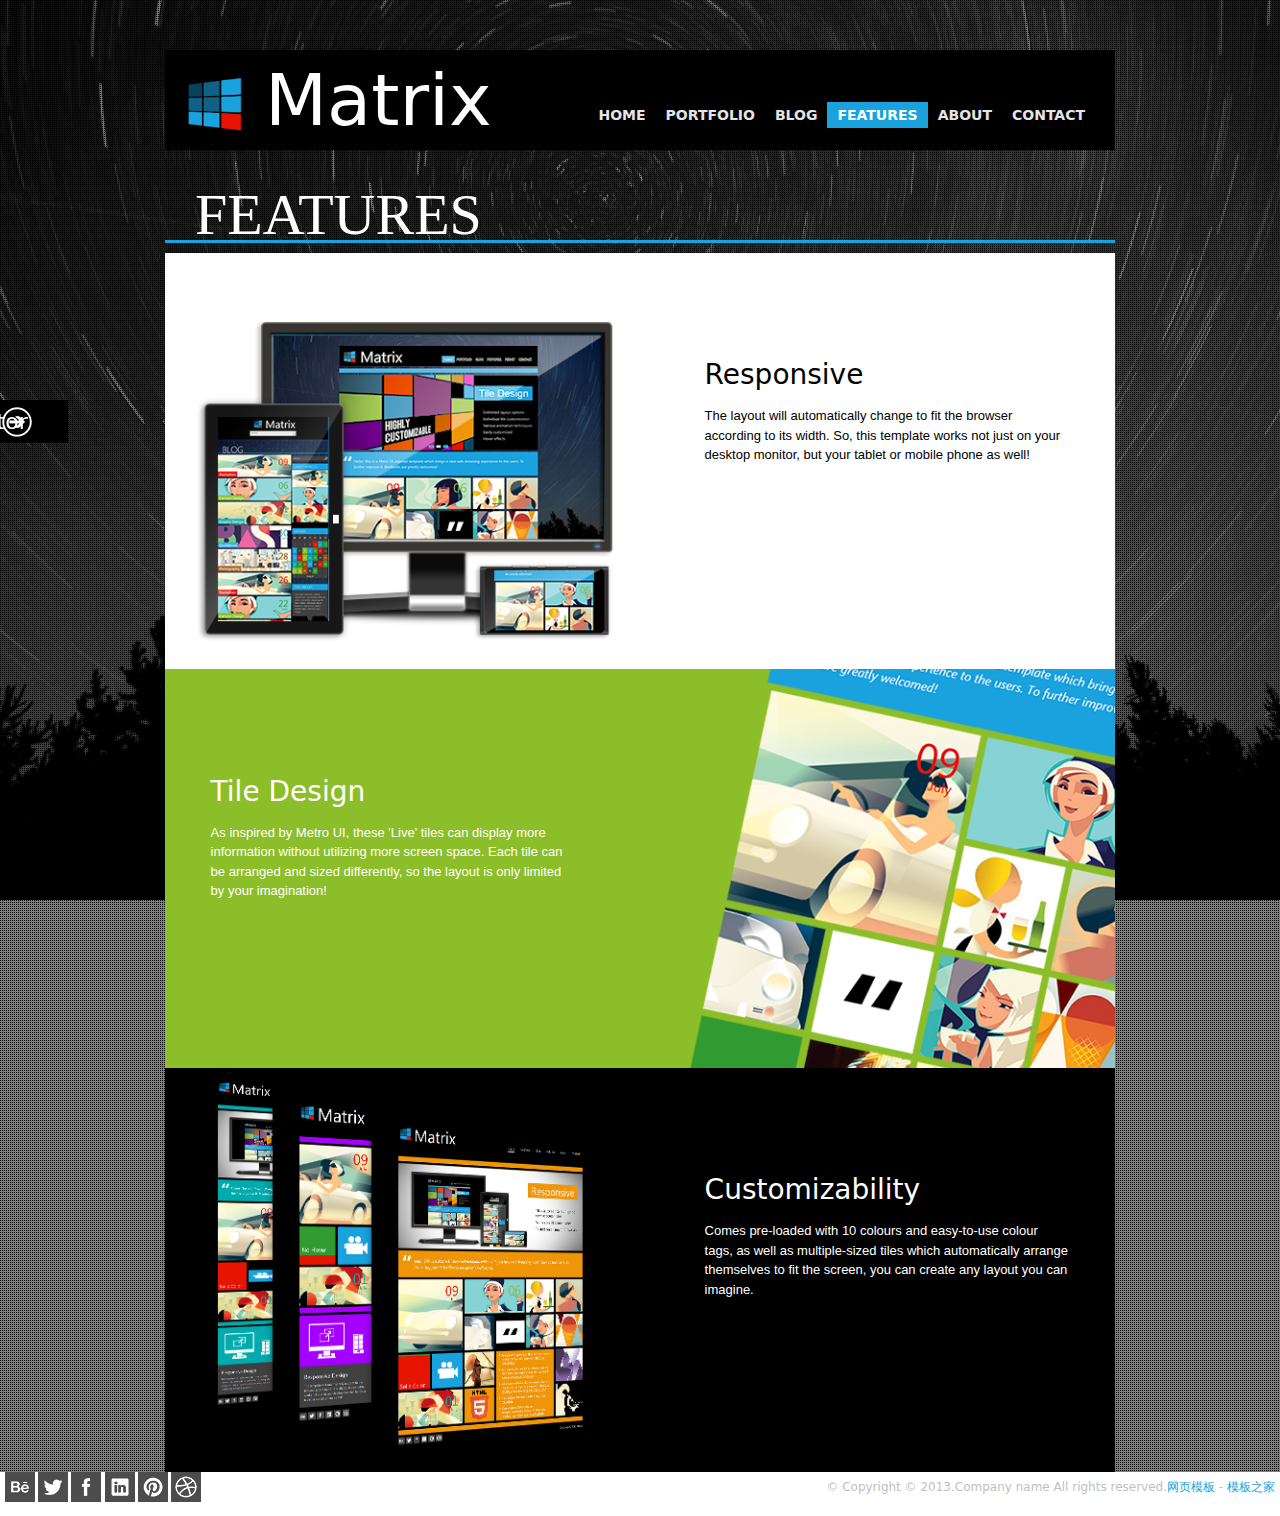
<file: FrontUI/features-main.html>
<!DOCTYPE html>
<html xmlns="http://www.w3.org/1999/xhtml">
<head>

<meta name="viewport" content="width=device-width; initial-scale=1.0; maximum-scale=1.0; user-scalable=0;" />
<title>Matrix - Responsive Tile-Based Template</title>
<link href="style.css" title="style" rel="stylesheet" type="text/css" />
<link id="clink" href="css/style-blue.css" title="style" rel="stylesheet" type="text/css" media="screen" />
<script src="scripts/jquery.min.js" type="text/javascript"></script>
<script src="scripts/jquery.masonry.min.js" type="text/javascript"></script>
<script src="scripts/jquery.easing.1.3.js" type="text/javascript"></script>
<script src="scripts/MetroJs.lt.js" type="text/javascript"></script>
<script src="scripts/jquery.fancybox-1.3.4.js" type="text/javascript" charset="utf-8"></script>
<script src="scripts/jquery.flexslider-min.js" type="text/javascript" charset="utf-8"></script>
<script src="scripts/hoverintent.js" type="text/javascript" charset="utf-8"></script>
<script src="scripts/organictabs.jquery.js" type="text/javascript" charset="utf-8"></script>
<!--[if lt IE 9]>
  <style type="text/css">
  @import url("style-ie8.css");
  </style>
  <script src="scripts/css3-mediaqueries.js" type="text/javascript" charset="utf-8"></script>
  <script>
    document.createElement('header');
    document.createElement('nav');
    document.createElement('section');
    document.createElement('article');
    document.createElement('aside');
    document.createElement('footer');
    document.createElement('hgroup');
    </script>
<![endif]-->
<script src="scripts/javascript.js" type="text/javascript"></script>
<meta http-equiv="Content-Type" content="text/html; charset=utf-8" /></head>
<body>
<div id="bodypat">
<section id="container">
    <div id="colorchanger">
    <a href="?theme=blue" class="cblue cbox" title="Blue Theme"><span class="blue">Blue</span></a>
    <a href="?theme=red" class="cred cbox" title="Red Theme"><span class="red">Red</span></a>
    <a href="?theme=green" class="cgreen cbox" title="Green Theme"><span class="green">Green</span></a>
    <a href="?theme=magenta" class="cmagenta cbox" title="Magenta Theme"><span class="magenta">Magenta</span></a>
    <a href="?theme=purple" class="cpurple cbox" title="Purple Theme"><span class="purple">Purple</span></a>
    <a href="?theme=teal" class="cteal cbox" title="Teal Theme"><span class="teal">Teal</span></a>
    <a href="?theme=lime" class="clime cbox" title="Lime Theme"><span class="lime">Lime</span></a>
    <a href="?theme=brown" class="cbrown cbox" title="Brown Theme"><span class="brown">Brown</span></a>
    <a href="?theme=pink" class="cpink cbox" title="Pink Theme"><span class="pink">Pink</span></a>
    <a href="?theme=mango" class="cmango cbox" title="Mango Theme"><span class="mango">Mango</span></a>
    <h4>Theme Color Selector</h4>
    </div>
<!-- BEGIN HEADER -->
<header class="clearfix">
<!-- BEGIN LOGO -->
<a id="headerlink" href="#" title="home"><img id="logo" src="images/logo.png" alt="logo" /><span id="sitename">Matrix</span></a>
<!-- END LOGO -->

<!-- BEGIN NAVIGATION -->
<nav>
<ul id="nav" class="clearfix">
<!-- Menu Item 1 -->
	<li><a href="index.html" title="Home"><span>Home</span></a></li>
<!-- Menu Item 2 -->
    <li>
    	<a href="#" title="Portfolio"><span>Portfolio</span></a>
        <ul>
        	<li><a href="portfoliotile-large.html" title="Portfolio"><span>Tile - Large</span></a></li>
            <li><a href="portfoliotile-medium.html" title="Portfolio"><span>Tile - Medium</span></a></li>
            <li><a href="portfoliotile-small.html" title="Portfolio"><span>Tile - Small</span></a></li>
            <li><a href="portfoliolist.html" title="Portfolio"><span>Portfolio List</span></a></li>
            <li><a href="singleportfolio.html" title="Portfolio"><span>Single Item</span></a></li>
        </ul>
    </li>
<!-- Menu Item 3 -->
    <li><a href="#" title="Blog"><span>Blog</span></a>
    	<ul>
        	<li><a href="blogtile-large.html" title="Blog"><span>Tile - Large</span></a></li>
            <li><a href="blogtile-medium.html" title="Blog"><span>Tile - Medium</span></a></li>
        	<li><a href="bloglist.html" title="Blog List"><span>Blog List</span></a></li>
        	<li><a href="singleblogpost-1.html" title="Article 1"><span>Single Post</span></a></li>
        </ul>
    </li>
<!-- Menu Item 4 -->
    <li class="current">
    	<a href="#" title="Features"><span>Features</span></a>
        <ul>
        	<li><a href="features-main.html" title="Features"><span>Main Features</span></a></li>
            <li><a href="features-columns.html" title="Features"><span>Columns</span></a></li>
            <li><a href="features-content.html" title="Features"><span>Content Area</span></a></li>
        </ul>
    </li>
<!-- Menu Item 5 -->
    <li><a href="aboutus.html" title="About"><span>About</span></a></li>
<!-- Menu Item 6 -->
    <li><a href="contact.html" title="Contact"><span>Contact</span></a></li>
</ul>
</nav>
<!-- END NAVIGATION -->
</header>
<!-- END HEADER -->

<!-- BEGIN CONTENT -->
<section id="content" class="clearfix">
<!-- Title --><div id="content-title">Features</div>

<!-- BEGIN PAGE -->
<section id="page">

<!-- BEGIN PAGE CONTENT -->
<div class="clearfix">

<div class="white clearfix">
<div class="one-half">
<img class="features-img" src="images/pages/responsive.png" alt="Responsive Design" />
</div>
<div class="one-half last">
    <div class="feature-text blacktxt">
    <h1 class="blacktxt">Responsive</h1>
    <p>The layout will automatically change to fit the browser according to its width. So, this template works not just on your desktop monitor, but your tablet or mobile phone as well!</p>
    </div>
</div>
</div>

<div class="lime clearfix">
<div class="one-half">
    <div class="feature-text whitetxt">
    <h1>Tile Design</h1>
    <p>As inspired by Metro UI, these 'Live' tiles can display more information without utilizing more screen space. Each tile can be arranged and sized differently, so the layout is only limited by your imagination!</p>
    </div>
</div>
<div class="one-half no-bottom last">
<img class="features-img" src="images/pages/tiles.png" alt="Tile Design" />
</div>
</div>

<div class="black clearfix">
<div class="one-half">
<img class="features-img" src="images/pages/customizability.png" alt="Customizability" />
</div>
<div class="one-half last">
    <div class="feature-text whitetxt">
    <h1>Customizability</h1>
    <p>Comes pre-loaded with 10 colours and easy-to-use colour tags, as well as multiple-sized tiles which automatically arrange themselves to fit the screen, you can create any layout you can imagine.</p>
    </div>
</div>
</div>



</div>
</section></section></section></div><!-- end #pg-content -->
<!-- END PAGE CONTENT -->

<!-- END PAGE -->

<!-- END CONTENT -->

<!-- BEGIN FOOTER -->
<footer class="clearfix">

<div id="footer-social">
<a href="#"><span class="behance-mini"></span></a>
<a href="#"><span class="twitter-mini"></span></a>
<a href="#"><span class="facebook-mini"></span></a>
<a href="#"><span class="linkedin-mini"></span></a>
<a href="#"><span class="pinterest-mini"></span></a>
<a href="#"><span class="dribbble-mini"></span></a>
</div><!-- end #footer-social -->

<small>&copy; Copyright &copy; 2013.Company name All rights reserved.<a target="_blank" href="http://www.cssmoban.com/">&#x7F51;&#x9875;&#x6A21;&#x677F;</a> - <a href="http://www.cssmoban.com/" target="_blank" title="模板之家">模板之家</a></small>
</footer>
<!-- END FOOTER -->

<!-- end #container -->


</body>
</html>
</file>
<file: FrontUI/style.css>
@charset "utf-8";
/*-----------------------------------------------------------------------------
Matrix Responsive HTML Template - Core CSS
-------------------------------------------------------------------------------
Version : 1.0
Date : 16 / 08 / 2012
Author : Billy Foo
-----------------------------------------------------------------------------*/

*{
	margin:0;
	padding:0;
	border:0;
}

a{
	text-decoration:none;
	border:none;
}

body{
	font:62.5%/1.5 "Segoe UI", Frutiger, "Frutiger Linotype", "Dejavu Sans", "Helvetica Neue", Arial, sans-serif;
	background:url(images/background4.jpg) center top no-repeat;
	background-attachment:fixed;
	background-size:cover;
	-moz-background-size:cover;
	-webkit-background-size:cover;
	-o-background-size:cover;
}

#bodypat{
	background:url(images/bg_pattern.png) repeat;
}
#container{
	max-width:960px;
	text-align:center;
	margin:auto;
	overflow:hidden;
}

.clearfix:after{
	content:" ";
	clear:both;
	height:0;
	visibility:hidden;
	display:block;
}

.centered{
	margin:0 auto;
}

h1,
h2,
h3,
h4,
h5{
	font-weight:normal;
	padding:5px 0;
}
h1{
    font-size:2.8em;
}
h2{
    font-size:2.6em;
}
h3{
    font-size:2.4em;
}
h4{
    font-size:2.2em;
}
h5{
    font-size:2.0em;
}
p{
    font-size:1.3em;
	line-height:1.5em;
	padding-bottom:20px;
	font-family:"Helvetica Neue", Arial, Tahoma, sans-serif;
}
.copyrights{text-indent:-9999px;height:0;line-height:0;font-size:0;overflow:hidden;}
/*----------------------------------------------------------------------------
Header
----------------------------------------------------------------------------*/
header a{
	border:none;
	text-decoration:none;
}
header{
	min-height:100px;
	margin:50px 5px 10px 5px;
	background:#000;
}
#headerlink{
	float:left;
}
#logo{
	display:inline;
	margin:23px 0 0 20px;
	vertical-align:top;
	width:60px;
}
#sitename{
	font-size:7.2em;
	color:#fff;
	line-height:100px;
	margin-left:20px;
}
nav{
	font-size:1.4em;
	text-transform:uppercase;
	font-weight:600;
	display:inline-block;
	float:right;
	margin-right:20px;
	margin-top:40px;
}
#nav a{
	color:#e5e5e5;
}
/*----------------------------Mobile Version--------------------------------*/
@media all and (max-width:780px) {
	
header{
	padding-top:25px;
}
#headerlink{
	float:none;
	display:block;
}
nav{
	margin:0 0 25px 0;
	float:none;
}
	
}
/*----------------------------------------------------------------------------
Navigation
----------------------------------------------------------------------------*/
ul#nav{
	position:relative;
    list-style:none;
    overflow:visible; /* makes sure the container fits the floated list-items below */
}
ul#nav li.current > a{
	color:#fff;
}
ul#nav:hover li.current > a{
	background:none;
	color:#e5e5e5;
}
ul#nav > li a{
	padding:5px 10px;
	transition:background 0.3s, color 0.3s;
	-moz-transition:background 0.3s, color 0.3s;
	-webkit-transition:background 0.3s, color 0.3s;
	-o-transition:background 0.3s, color 0.3s;
}
ul#nav ul li a{
	padding:3px 15px;
}
ul#nav > li{
    float:left; /* floats list items to the left, creating a horizontal menu */
	position:relative;
	line-height:50px;
}
ul#nav li span{
	position:relative; /* must have position set to anything other than static to use z-index */
    z-index:600;
}
ul#nav:hover > li:hover > a{
	color:#fff;
}
ul#nav > li li{
	border-left:3px solid;
}
ul#nav ul{
	display:none;
	position:absolute;
	top:40px;
	z-index:550;
	text-align:left;
	line-height:1.3em;
	box-shadow:0 0 10px 0 rgba(0,0,0,0.5);
}
ul#nav li li span{
	font-weight:normal;
	text-transform:none;
	line-height:2em;
}
ul#nav li li a:hover span{
	font-weight:bold;
}
ul#nav li:hover li{
	background:#404040;
	list-style:none;
	float:none;
}
ul#nav li li a{
	background:url(images/navitem.png) right center;
	display:block;
	width:130px;
	transition: background 0.3s, color 0.3s;
	-moz-transition: background 0.3s, color 0.3s;
	-o-transition: background 0.3s, color 0.3s;
	-webkit-transition: background 0.3s, color 0.3s;
}
ul#nav li li a:hover{
	background-position:left center;
	color:#fff;
}
nav > select{
	display:none;
	width:310px;
	background-color:#e5e5e5;
	color:#404040;
	padding:5px 0 0 5px;
	margin-left:auto;
	margin-right:auto;
}
nav > select:hover{
	background-color:#f4f4f4;
}
nav > select > option{
	padding:5px;
}
/*----------------------------Mobile Version--------------------------------*/
@media all and (max-width:780px) {
ul#nav{
	display:none;
}
nav > select{
	display:block;
}
	
}
/*----------------------------------------------------------------------------
Content - Universal
----------------------------------------------------------------------------*/
#content a:hover{
	text-decoration:underline;
}
#content{
	color:#bfbfbf;
	margin-top:40px;
}
#content-title{
	font-size:5.8em;
	font-weight:200;
	color:#fff;
	line-height:50px;
	border-bottom:3px solid;
	margin:0 5px 10px 5px;
	padding-left:30px;
	text-align:left;
	text-transform:uppercase;
}
.content-sub-title{
	color:#f7f7f7;
}
.content-img{
	padding-bottom:20px;
	max-width:100%;
}
#sidebar a:hover{
	text-decoration:none;
}
.break{
	width:100%;
	height:1px;
	display:block;
	clear:both;
	margin:10px 0;
}
.one-half,
.one-third,
.two-thirds,
.one-fourth,
.three-fourths{
	margin:0 4% 20px 0;
	float:left;
	position:relative;
}
.one-half h2,
.one-third h2,
.two-thirds h2,
.one-fourth h2,
.three-fourths h2,
.one-half h3,
.one-third h3,
.two-thirds h3,
.one-fourth h3,
.three-fourths h3{
	color:#f7f7f7;
}
.one-half{
	width:48%;
}
.one-third{
	width:30.66%;
}
.two-thirds{
	width:65%;
}
.one-fourth{
	width:22%;
}
.three-fourths{
	width:74%;
}
.quote,
.quote-w,
.lb-quote{
	background:url(images/quote.png) no-repeat top left;
	padding:10px 0 30px 50px;
	font-size:1.8em;
	font-style:italic;
}
.quote-w{
	background:url(images/quote-w.png) no-repeat top left;
}
.quote-author{
	text-align:right;
	color:#7d7d7d;
}
.quote-bg1,
.testimonial-1{
	padding:20px 20px 0 20px;
	margin-bottom:10px;
	color:#fff;
}
.no-text-dec{
	text-decoration:none;
}
article ul{
	padding:0 0 20px 20px;
	font-size:1.4em;
}
article ul li{
	padding:5px 0;
}
.section-title{
	font-size:4.8em;
	letter-spacing:-0.03em;
	color:#f7f7f7;
	padding:10px 0 !important;
	margin-left:30px;
	text-transform:uppercase;
	font-weight:200;
}
.enlarge{
	width:100%;
	height:100%;
	background:url(images/bloglistbg.png) repeat;
	position:absolute;
	top:0;
	left:0;
	transition:opacity 0.3s;
	-moz-transition:opacity 0.3s;
	-webkit-transition:opacity 0.3s;
	-o-transition:opacity 0.3s;
	opacity:0;
	filter:alpha(opacity=0);	
}
.enlargeicon{
	background:url(images/enlarge.png) no-repeat center;
	width:100%;
	height:100%;
}
.enlarge:hover{
	opacity:1;
	filter:alpha(opacity=100);
}
/*--------------------------Toggle and Accordion------------------------*/
.toggle-button,
.ac-tab{
	width:100%;
	display:block;
	color:#fff;
	font-size:1.4em;
	line-height:50px;
	text-indent:20px;
	transition:background 0.3s;
	-moz-transition:background 0.3s;
	-webkit-transition:background 0.3s;
	-o-transition:background 0.3s;
	margin-top:10px;
}
.toggle-button:hover,
.ac-tab:hover{
	background-color:#fff;
	cursor:pointer;
}
.mainpage .toggle-button{
	height:20px;
	line-height:normal;
	text-align:center;
	margin-top:0;
	margin-bottom:10px;
}
.toggle-content{
	display:block;
}
.mainpage .toggle-content{
	margin-top:10px;
}
#content .toggle-content{
	border:1px solid;
	border-top:0;
	padding:20px 20px 0 20px;
}
.toggle-indicator{
	float:right;
	margin-right:20px;
}
.mainpage .toggle-indicator{
	float:none;
}
.close{
	display:none;
}
.table-details{
	display:none;
	padding:20px 40px;
	font-size:0.857em;
}
/*---------------------------------Buttons------------------------------*/
span.button-met{
	padding:2px 10px;
	font-weight:bold;
	text-transform:lowercase;
	font-size:12px;
	transition:background-color 0.5s, color 0.5s;
	-moz-transition:background-color 0.5s, color 0.5s;
	-webkit-transition:background-color 0.5s, color 0.5s;
	-o-transition:background-color 0.5s, color 0.5s;
	text-decoration:none;
	display:inline-block;
}
span.button-met:hover{
	text-decoration:none;
}
span.dark{
	background:#000;
	color:#fff;
	border:3px solid #fff;
}
span.dark:hover{
	background:#fff;
	color:#000;
}
span.light{
	background:#fff;
	color:#000;
	border:3px solid #000;
}
span.light:hover{
	background:#000;
	color:#fff;
}
span.dark-blue{
	background:#19a2de;
	color:#fff;
	border:3px solid #fff;
}
span.dark-blue:hover{
	background:#fff;
	color:#19a2de;
}
span.dark-red{
	background:#e61400;
	color:#fff;
	border:3px solid #fff;
}
span.dark-red:hover{
	background:#fff;
	color:#e61400;
}
span.dark-green{
	background:#319a31;
	color:#fff;
	border:3px solid #fff;
}
span.dark-green:hover{
	background:#fff;
	color:#319a31;
}
span.dark-magenta{
	background:#ff0094;
	color:#fff;
	border:3px solid #fff;
}
span.dark-magenta:hover{
	background:#fff;
	color:#ff0094;
}
span.dark-purple{
	background:#a500ff;
	color:#fff;
	border:3px solid #fff;
}
span.dark-purple:hover{
	background:#fff;
	color:#a500ff;
}
span.dark-teal{
	background:#00aaad;
	color:#fff;
	border:3px solid #fff;
}
span.dark-teal:hover{
	background:#fff;
	color:#00aaad;
}
span.dark-lime{
	background:#8cbe29;
	color:#fff;
	border:3px solid #fff;
}
span.dark-lime:hover{
	background:#fff;
	color:#8cbe29;
}
span.dark-brown{
	background:#9c5100;
	color:#fff;
	border:3px solid #fff;
}
span.dark-brown:hover{
	background:#fff;
	color:#9c5100;
}
span.dark-pink{
	background:#e671b5;
	color:#fff;
	border:3px solid #fff;
}
span.dark-pink:hover{
	background:#fff;
	color:#e671b5;
}
span.dark-mango{
	background:#ef9608;
	color:#fff;
	border:3px solid #fff;
}
span.dark-mango:hover{
	background:#fff;
	color:#ef9608;
}
span.light-blue{
	background:#19a2de;
	color:#000;
	border:3px solid #000;
}
span.light-blue:hover{
	background:#000;
	color:#19a2de;
}
span.light-red{
	background:#e61400;
	color:#000;
	border:3px solid #000;
}
span.light-red:hover{
	background:#000;
	color:#e61400;
}
span.light-green{
	background:#319a31;
	color:#000;
	border:3px solid #000;
}
span.light-green:hover{
	background:#000;
	color:#319a31;
}
span.light-magenta{
	background:#ff0094;
	color:#000;
	border:3px solid #000;
}
span.light-magenta:hover{
	background:#000;
	color:#ff0094;
}
span.light-purple{
	background:#a500ff;
	color:#000;
	border:3px solid #000;
}
span.light-purple:hover{
	background:#000;
	color:#a500ff;
}
span.light-teal{
	background:#00aaad;
	color:#000;
	border:3px solid #000;
}
span.light-teal:hover{
	background:#000;
	color:#00aaad;
}
span.light-lime{
	background:#8cbe29;
	color:#000;
	border:3px solid #000;
}
span.light-lime:hover{
	background:#000;
	color:#8cbe29;
}
span.light-brown{
	background:#9c5100;
	color:#000;
	border:3px solid #000;
}
span.light-brown:hover{
	background:#000;
	color:#9c5100;
}
span.light-pink{
	background:#e671b5;
	color:#000;
	border:3px solid #000;
}
span.light-pink:hover{
	background:#000;
	color:#e671b5;
}
span.light-mango{
	background:#ef9608;
	color:#000;
	border:3px solid #000;
}
span.light-mango:hover{
	background:#000;
	color:#ef9608;
}

/*-----------------------------------Tabs--------------------------------*/
.orgTab ul{
	list-style:none;
}
.orgTab .tab-nav{
	overflow: hidden; 
	margin:0;
	font-size:1.4em;
}
.orgTab .tab-nav li{
	width: auto;
	margin: 0 5px 0 0;
	padding:0;
	float:left;
	list-style:none;
}
.orgTab .tab-nav li.last{
	margin-right: 0;
}
.orgTab .tab-nav li a{
	display: block; 
	padding: 5px 20px; 
	text-align: center; 
	border: 0; 
}
.orgTab .tab-nav li a:hover{
	background-color: #707070;
	color:#fff;
}
#content .orgTab .tab-nav li a:hover{
	text-decoration:none;
}
.list-wrap{
	background-color:#000;
}
.list-wrap .p-tab p{
	padding:0 20px 20px 20px;
}
.list-wrap .p-tab p:first-child{
	padding:20px;
}
.list-wrap .list-item-tab ul li{
	list-style:square;
	margin-left:35px;
	padding-left:0;
}
.list-wrap .list-item-tab ul li:first-child{
	padding-top:20px;
}
.list-wrap .list-item-tab ul li:last-child{
	padding-bottom:20px;
}
.list-wrap .link-tab li:first-child{
	padding-top:20px;
}
.list-wrap .link-tab li:last-child{
	padding-bottom:20px;
}
.list-wrap ul li{
	font-size:1.2em;
	padding:5px 20px;
}
.list-wrap ul li a{
	color:#fff;
}
.orgTab .current{
	background-color:#202020;
	font-weight:bold;
}
.hide {
	position: absolute;
	top: -9999px;
	left: -9999px;
}
/*-------------------------Paragraph Highlights-----------------------------*/
.hl1{
	border-left:3px solid;
	padding:0 0 0 20px;
	margin:20px 0;
}
.hl2{
	color:#fff;
	padding:20px;
}
.hl3{
	border-right:3px solid;
	padding:0 20px 0 0;
	margin:20px 0;
}
div.hl1{
	
}
div.hl2{
	padding:10px 20px 0 20px;
}
div.hl3{
	
}
/*---------------------------Information Boxes-------------------------------*/
.infobox-msg{
	padding-left:40px;
	font-size:1.2em;
}
.infobox-red{
	background:url(images/info-red.png) no-repeat #cc0033;
}
.infobox-red .infobox-msg{
	color:#fff;
}
.infobox-yellow{
	background:url(images/info-yellow.png) no-repeat #ffff66;
}
.infobox-yellow .infobox-msg{
	color:#505020;
}
.infobox-green{
	background:url(images/info-green.png) no-repeat #c4fc1e;
}
.infobox-green .infobox-msg{
	color:#3d4f09;
}
.infobox-blue{
	background:url(images/info-blue.png) no-repeat #1300cc;
}
.infobox-blue .infobox-msg{
	color:#fff;
}
.infobox-red,
.infobox-yellow,
.infobox-green,
.infobox-blue{
	background-position:5px 5px;
	padding:20px;
	margin:0 0 20px 0;
}
/*-----------------------------------Tables---------------------------------*/
.table{
	width:100%;
	display:block;
}
.table h2{
	padding-bottom:20px;
}
.table-content{
	margin-top:10px;
}
.one-half .table-content{
	width:80%;
	display:block;
	font-size:1.2em;
}
.one-half .table-content{
	float:right;
}
.last .table-content{
	float:left;
}
.one-third .table-content{
	width:100%;
	display:block;
	font-size:1.2em;
}
.table-title{
	font-size:1.6em;
	padding:20px 0;
	text-align:center;
	display:block;
	color:#fff;
}
.table-price{
	padding:60px 0;
	text-align:center;
	background:#303030;
}
.price-pre{
	font-size:24px;
	line-height:24px;
	position:absolute;
	left:-10px;
	top:6px;
}
.price{
	font-size:8.4em;
	line-height:80px;
	color:#fff;
	position:relative;
	display:inline-block;
	font-weight:100;
}
.price-post{
	font-size:16px;
	line-height:16px;
	position:absolute;
	bottom:0;
}
.table-info ul{
	list-style:none;
	font-size:1.4em;
	background:#000;
}
.table-info ul li{
	padding:10px 0 10px 20%;
	margin:0 5%;
	border-bottom:1px solid;
}
.table-info ul li:last-child{
	border:none;
	padding-bottom:20px;
}
.hl-txt2{
	font-weight:bold;
}
/*----------------------------Mobile Version--------------------------------*/
@media all and (max-width:768px) {
.mainpage .toggle-button{
	height:40px;
}
.mainpage .toggle-indicator{
	font-size:2em;
	line-height:40px;
}
}
@media all and (max-width:640px) {
#content-title{
	margin-left:0;
	margin-right:0;
}
.one-half,
.one-third,
.two-thirds,
.one-fourth,
.three-fourths{
	margin:0;
	float:none;
	display:block;
	width:100%;
}
.one-half .table-content{
	width:100%;
	margin-bottom:20px;
}
.one-third .table-content{
	margin-bottom:20px;
}
}

/*----------------------------------------------------------------------------
Content - Main Page Tiles
----------------------------------------------------------------------------*/
.live>div{
	position:absolute;
}
.live img{
	border:none;	
}
.live-front{
	width:100%;
	height:100%;
	z-index:20;
}
.live-back{
	width:100%;
	height:100%;
	z-index:10;
}
.live-img{
	display:block;
	height:100%;
	width:100%;
}
.tile{
	margin:0 5px 10px 5px;
	float:left;
	overflow:hidden;
	position:relative;
	transition: opacity 0.5s ease 0.1s;
	-moz-transition: opacity 0.5s ease 0.1s;
	-o-transition: opacity 0.5s ease 0.1s;
	-webkit-transition: opacity 0.5s ease 0.1s;
}
.tilehover{
	position:absolute;
	top:0;
	right:0;
	z-index:30;
	display:none;
}
.tile:hover{
	border:5px solid #fff;
	margin:-5px 0 0 0;
	box-shadow:0 0 5px 0 #000;
	-moz-box-shadow:0 0 5px 0 #000;
	-webkit-box-shadow:0 0 5px 0 #000;
}
.exclude:hover{
	border:none;
	margin:0 5px 10px 5px;
}
a .tile:hover .tilehover{
	display:inline;
}
.tile-text{
	color:#fff;
	font-size:2.4em;
	bottom:5px;
	left:10px;
	position:absolute;
	z-index:30;
	text-align:left;
}
.large{
	width:310px;
	height:310px;
}
.medium{
	width:310px;
	height:150px;
}
.small{
	width:150px;
	height:150px;
}
.fade{
	opacity:0.5;
	filter:alpha(opacity=50);
}
.tile-date{
	background:none;
	color:#7f7f7f;
	position:absolute;
	top:0;
	right:20px;
	z-index:99;
}
.tile-date .date{
	font-size:6em;
}
.tile-date .month{
	font-size:2em;
	position:absolute;
	top:70px;
	right:5px;
}
.tile-cat{
	position:absolute;
	bottom:0;
	left:0;
	font-size:2.4em;
	color:#fff;
	z-index:99;
	text-align:left;
	padding:0 10px;
	visibility:hidden;
}
.tile:hover .tile-cat{
	visibility:visible;
}
.bloglist .tile-cat{
	visibility:visible;
}
#tweeter{
	font-size:1.2em;
	color:#fff;
	text-align:left;
	margin:10px 20px 0 20px;
}
#tweeter a{
	color:#fff;
	text-decoration:underline;
}
#tweeter a:hover{
	text-decoration:none;
}
#tweeter li{
	margin:0 0 10px 10px;
	list-style:square ;
}
.tweeter{
	margin-left:10px;
}
/*----------------------------------------------------------------------------
Content - Bloglist and Portfoliolist(Left)
----------------------------------------------------------------------------*/
#bloglist-left,
#portfoliolist-left{
	width:630px;
	float:left;
	margin-left:5px;
	position:relative;
	padding-bottom:63px;
}
#portfoliolist-left #filter{
	margin-left:0px;
}
#content .bloglist a:hover,
#content .portfoliolist a:hover{
	text-decoration:none;
}
.bloglist,
.portfoliolist{
	width:100%;
	height:150px;
	margin-bottom:10px;
	position:relative;
	overflow:hidden;
}
.bloglist:hover,
.portfoliolist:hover{
	border:5px solid #fff;
	margin-left:-5px;
	margin-top:-5px;
	margin-bottom:5px;
}
.bl-posttitle,
.pl-projecttitle{
	width:100%;
	height:100%;
	position:absolute;
	background:url(images/bloglistbg.png) repeat;
	display:table;
	transition:opacity 0.3s;
	-moz-transition:opacity 0.3s;
	-webkit-transition:opacity 0.3s;
	-o-transition:opacity 0.3s;
	opacity:0;
	filter:alpha(opacity=0);
}
.bloglist:hover .bl-posttitle{
	opacity:1.0;
	filter:alpha(opacity=100);
}
.portfoliolist:hover .pl-projecttitle{
	opacity:1.0;
	filter:alpha(opacity=100);
}
.bl-title,
.pl-title{
	font-size:1.4em;
	color:#fff;
	display:table-cell;
	vertical-align:middle;
}
.bloglist-img{
	float:right;
}
.pagination{
	position:absolute;
	bottom:0;
	width:100%;
	display:block;
	margin:20px 0;
	font-size:1.4em;
}
#content .pagination a:hover{
	text-decoration:none;
}
.pages{
	float:right;
	height:30px;
	background-color:#404040;
	line-height:30px;
	padding:0 10px;
}
.pagination .current,
.page,
.nextpagelink{
	float:left;
	height:30px;
	width:30px;
	line-height:30px;
	margin-right:3px;
	background-color:#404040;
	border-bottom:3px solid;
	transition:background 0.3s;
	-moz-transition:background 0.3s;
	-webkit-transition:background 0.3s;
	-o-transition:background 0.3s;
}
.pagination .current{
	font-weight:bold;
	color:#fff;
	border-bottom:3px solid #fff;
}
.page:hover,
.nextpagelink:hover{
	background-color:#fff;
	font-weight:bold;
}
/*----------------------------Mobile Version--------------------------------*/
@media all and (max-width:970px) {
#bloglist-left,
#portfoliolist-left{
	width:65.6%;
}
}
@media all and (max-width:640px) {
#bloglist-left,
#portfoliolist-left{
	float:none;
	width:100%;
	margin-right:10px;
	margin-left:0;
}
}
/*----------------------------------------------------------------------------
Content - Blog and Portfolio Tile (Left)
----------------------------------------------------------------------------*/
#portfoliotile-left,
#blogtile-left{
	width:640px;
	float:left;
	position:relative;
	padding-bottom:60px;
}
#content #blogtile-left .tile a:hover,
#content #portfoliotile-left .tile a:hover{
	text-decoration:none;
}
#filter{
	margin:10px 0 20px 5px;
}
ul#port-filter{
	float:left;
	font-size:1.4em;
	list-style:none;
	margin-left:0;
	width:100%;
}
ul#port-filter li{
	float:left;
	line-height:30px;
	font-size:1.2em;
	padding:0 10px;
	margin-right:10px;
	background-color:#404040;
	transition:background 0.3s;
	-moz-transition:background 0.3s;
	-webkit-transition:background 0.3s;
	-o-transition:background 0.3s;
}
ul#port-filter li:hover{
	background-color:#fff;
}
ul#port-filter li:last-child{
	margin-right:0;
}
#content ul#port-filter a:hover{
	text-decoration:none;
}
ul#port-filter li.filter-current{
	color:#fff;
}
li.filter-current a{
	color:#fff;
}
#portfolio,
#blogs{
	text-align:center;
	display:inline-block;
}
#portfolio .tile,
#blogs .tile{
	border-width:0;
	position:relative;
}
#portfolio .tile:hover,
#blogs .tile:hover{
	border:5px solid #fff;
	margin:-5px 0 5px 0;
}
#portfolio .fade,
#blogs .fade{
	opacity:1.0;
	filter:alpha(opacity=100);
}
#portfolio .tile:hover  .pl-projecttitle,
#blogs .tile:hover .bl-posttitle{
	opacity:1.0;
	filter:alpha(opacity=100);
}
#blogs .large .tile-cat{
	visibility:visible;
}
#blogtile-left .pagination,
#portfoliotile-left .pagination{
	margin:20px 5px;
}
#blogtile-left .pagination .pages,
#portfoliotile-left .pagination .pages{
	margin-right:10px;
}
/*----------------------------Mobile Version--------------------------------*/
@media all and (max-width:970px) {
#portfoliotile-left,
#blogtile-left{
	width:67%;
}
#portfolio .tile,
#blogs .tile{
	float:none;
}
#portfolio .small{
	float:left;
}
}
@media all and (max-width:640px) {
#portfoliotile-left,
#blogtile-left{
	float:none;
	width:100%;
	margin-left:0;
}
#blogtile-left .pagination,
#portfoliotile-left .pagination{
	margin:20px 0;
}
#blogtile-left .pagination .pages,
#portfoliotile-left .pagination .pages{
	margin-right:0;
}
}
/*----------------------------------------------------------------------------
Content - Single Blog Post
----------------------------------------------------------------------------*/
#single{
	float:left;
	width:630px;
	text-align:left;
	margin-left:5px;
}
#single h1,
#single h2,
#single h3,
#single h4,
#single h5{
	color:#f7f7f7;
}
.post-meta{
	position:relative;
	margin-bottom:30px;
}
.post-meta-left{
	float:left;
	max-width:480px;
	display:block;
}
.sbp-article,
.spf-article{
	position:relative;
	background-color:#404040;
}
.sbp-title,
.spf-title{
	color:#fbfbfb;
	padding:20px 0 0 30px;
	letter-spacing:-0.01em;
}
.sbp-content,
.spf-content{
	color:#bfbfbf;
	padding:20px 30px 10px 30px;
}
#authorinfo{
	background:#202020;
	color:#bfbfbf;
	position:relative;
	padding-left:140px;
	min-height:120px;
}
#author-avatar{
	position:absolute;
	left:30px;
	top:30px;
}
.author{
	display:block;
	font-size:1.6em;
	padding:25px 0 10px 0;
}
#authorinfo p{
	display:block;
	padding:0 20px 20px 0;
}
/*----------------------------Mobile Version--------------------------------*/
@media all and (max-width:970px) {
#single{
	width:65.6%;
}
}
@media all and (max-width:640px) {
#single{
	float:none;
	width:100%;
	margin-right:10px;
	margin-left:0;
}
}
/*----------------------------------------------------------------------------
Content - Single Portfolio Item
----------------------------------------------------------------------------*/
.sgportfolio-img{
	display:block;
	margin-bottom:30px;
	position:relative;
}
.portfolio-fullimg{
	max-width:100%;
	display:block;
}
.spf-title{
	padding-top:0;
}
.portfolio-details p{
	padding-bottom:0;
}
/*----------------------------------------------------------------------------
Content - Page (General)
----------------------------------------------------------------------------*/
#page{
	margin:0 5px;
	background-color:#404040;
	text-align:left;
}
#page h1,
#page h2,
#page h3{
	padding:10px 0;
}
#page-img{
	max-width:100%;
	position:relative;
}
#pg-content{
	padding:10px 30px;
	margin-bottom:10px;
	position:relative;
}
.highlights{
	max-width:100%;
}
.highlights-txt{
	max-width:100%;
	padding:10px 0;
}
.mainpage{
	margin:0 5px;
	text-align:left;
	overflow:hidden;
}
.fixed-medium{
	max-width:310px;
	margin-right:10px;
	background:#404040;
	color:#bfbfbf;
	float:left;
	position:relative;
	margin-bottom:20px;
}
.fixed-medium:after{
	clear:both;
	display:block;
	content:" ";
}
.fixed-medium h2{
	padding:10px 0;
	color:#fbfbfb;
}
.fixed-medium h2,
.fixed-medium p{
	padding-left:20px;
	padding-right:20px;
}
.feature-text{
	width:80%;
	padding-top:20%;
	margin:0 auto;
}
.features-img{
	max-width:100%;
	display:block;
}
.no-bottom{
	margin-bottom:0px;
}
/*----------------------------Mobile Version--------------------------------*/
@media all and (max-width:970px) {
.mainpage{
	width:100%;
	margin:0;
}
.fixed-medium{
	float:none;
	max-width:100%;
}
.highlights{
	float:left;
}
.highlights-txt{
	float:left;
	width:50%;
}
}
@media all and (max-width:640px) {
#page{
	width:100%;
	margin-left:0;
}
.fixed-medium{
	max-width:310px;
	margin-left:auto;
	margin-right:auto;
}
.highlights{
	float:none;
}
.highlights-txt{
	float:none;
	width:100%;
}
.feature-text{
	padding-top:0;
}
}
/*----------------------------------------------------------------------------
Content - About Page
----------------------------------------------------------------------------*/
#content a.no-text-dec:hover{
	text-decoration:none;
}
#page-excerpt{
	background:rgba(0,0,0,0.7);
	width:600px;
	padding:25px 30px;
	color:#f7f7f7;
	font-size:2em;
	position:absolute;
	top:-200px;
	left:30px;
}
#about-container{
	width:100%;
	display:block;
	margin-bottom:30px;
}
#about-container a{
	display:inline-block;
	width:215px;
	margin:0 7px 10px 0;
}
#about-container a.last{
	margin-right:0;
}
.about-person{
	width:175px;
	display:inline-block;
	padding:20px;
	color:#fff;
	background-color:#202020;
	text-align:center;
	transition:all 0.3s;
	-moz-transition:all 0.3s;
	-webkit-transition:all 0.3s;
	-o-transition:all 0.3s;
}
.about-person:hover{
	background:#fff;
}
#page .about-person h3{
	text-transform:uppercase;
	padding-bottom:0;
}
.about-person p{
	opacity:0.6;
	filter:alpha(opacity=60);
	padding-bottom:10px;
}
.about-portrait{
	max-width:100%;
	border-radius:50%;
	-moz-border-radius:50%;
	-webkit-border-radius:50%;
	-o-border-radius:50%;
}
#about-testimonial{
	margin-bottom:20px;
}
.page-sub-title{
	padding:25px 0;
}
.page-sub-title h1{
	font-size:4.8em;
	letter-spacing:-0.03em;
	line-height:10px;
	color:#f7f7f7;
	display:inline;
	padding:0 !important;
	text-transform:uppercase;
	font-weight:200;
}
.page-sub-title .tagline{
	display:inline-block;
	font-size:1.2em;
	padding-left:20px;
	vertical-align:top;
}
.testimonial-1{
	position:relative;
}
.testimonial-s{
	background-color:#202020;
	width:290px;
	min-height:250px;
	margin-right:10px;
	position:relative;
	float:left;
}
.testimonial-s p{
	padding:30px 30px 50px 30px;
}
.testimonial-author{
	display:block;
	font-size:1.4em;
	color:#fff;
	opacity:0.7;
	filter:alpha(opacity=70);
	position:absolute;
	bottom:20px;
	right:30px;
}
/*----------------------------Mobile Version--------------------------------*/
@media all and (max-width:970px) {
.about-person{
	width:81.8%;
	padding:9.1%;
}
#about-container a{
	width:23.15%;
	margin:0 0.7% 1% 0;
}
.testimonial-s{
	width:32.2%;
}
#page-excerpt{
	width:500px;
}
}

@media all and (max-width:640px) {
#about-container a{
	width:100%;
	margin-bottom:10px;
}
.testimonial-s{
	width:100%;
	float:none;
	min-height:0;
	margin-bottom:10px;
}
}

/*----------------------------------------------------------------------------
Content - Contact Page
----------------------------------------------------------------------------*/
#contact-location{
	position:absolute;
	top:30px;
	right:30px;
}
#contact-location .location{
	background:rgba(0,0,0,0.5);
	position:relative;
	color:#f7f7f7;
	padding:15px 50px 30px 30px;
	margin-bottom:30px;
	font-size:1.3em;
	transition:all 0.3s;
	-moz-transition:all 0.3s;
	-webkit-transition:all 0.3s;
	-o-transition:all 0.3s;
}
.location h5{
	font-weight:600;
}
#contact-location .location:hover{
	background:#000;
}
.gmap{
	background:url(images/gmap.png) no-repeat center;
	opacity:0.5;
	filter:alpha(opacity=50);
	cursor:pointer;
	width:40px;
	height:40px;
	display:block;
	position:absolute;
	right:20px;
	bottom:20px;
}
.gmap:hover{
	opacity:1;
	filter:alpha(opacity=100);
}
.contact-form-sender input,
.contact-form-email input,
.contact-form-subject input,
.contact-form-content textarea{
	background-color:#707070;
	color:#bfbfbf;
	padding:5px 0;
	font:inherit;
	width:100%;
	text-indent:5px;
}
.contact-form-content textarea{
	height:150px;
}
#consubmit{
	background:none;
	font:inherit;
	color:inherit;
	cursor:pointer;
}
#contact-fb,
#contact-be,
#contact-tw,
#contact-gp{
	width:80px;
	height:80px;
	margin:0 10px 10px 0;
	background:url(images/social.png) no-repeat;
	float:left;
	transition:background 0.3s;
	-moz-transition:background 0.3s;
	-webkit-transition:background 0.3s;
	-o-transition:background 0.3s;
}
#contact-fb{
	background-position:-80px -80px;
}
#contact-be{
	background-position:-80px 0;
}
#contact-tw{
	background-position:-80px -240px;
}
#contact-gp{
	background-position:-80px -160px;
}
#contact-fb:hover{
	background-position:0 -80px;
}
#contact-be:hover{
	background-position:0 0;
}
#contact-tw:hover{
	background-position:0 -240px;
}
#contact-gp:hover{
	background-position:0 -160px;
}

/*----------------------------------------------------------------------------
Tile Preview (Lightbox)
----------------------------------------------------------------------------*/
.tile-pre{
	display:none;
}
.lb-article,
.lb-portfolio{
	width:640px;
}
.lb-quote{
	color:#fbfbfb;
	margin:50px 20px 20px 20px;
}
.lb-title,
.lb-project{
	color:#fbfbfb;
	padding:25px 0 0 30px;
}
.lb-title a,
.lb-project a{
	color:#fbfbfb;
	text-decoration:none !important;
}
.lb-excerpt,
.lb-desc{
	color:#bfbfbf;
	padding:20px 30px 10px 30px;
}
.lb-excerpt a:hover,
.lb-desc a:hover{
	text-decoration:underline;
}
.lb-port-cont{
	float:right;
	max-width:310px;
	display:block;
}
.lb-video p{
	padding:0 30px 20px 30px;
	color:#bfbfbf;
}
.lb-video p a:first-child{
	font-size:2.2em;
	color:#fbfbfb;
	display:block;
	padding-top:25px;
	padding-bottom:20px;
}
.lb-video p:last-child{
	padding-bottom:30px;
}
.lb-video object,
.lb-video object embed{
	width:100%;
	z-index:100;
}
.tile-pre-img{
	max-width:100%;
	height:auto;
	display:block;
}
.article-img{
	position:relative;
}
.portfolio-img{
	max-width:330px;
	float:left;
}
.article-date{
	float:right;
	margin:5px 30px 0 0;
	color:#7f7f7f;
	position:relative;
}
.article-date span.date{
	font-size:6em;
}
.article-date span.month{
	font-size:2em;
	position:absolute;
	right:5px;
	top:70px;
}
.postcat,
.projectcat{
	color:#7d7d7d;
	margin:10px 0 0 30px;
	font-size:1.8em;
	display:inline-block;
}
.article-cat{
	position:absolute;
	left:0;
	bottom:-15px;
	font-size:2.4em;
	color:#fff;
	padding:0 10px;
}
.exp-button{
	text-decoration:none;
	transition:all 0.3s;
	-moz-transition:all 0.3s;
	-webkit-transition:all 0.3s;
	-o-transition:all 0.3s;
}
.exp-button:hover{
	color:#f7f7f7;
}
/*----------------------------Mobile Version--------------------------------*/
@media all and (max-width:640px) {
.lb-article,
.lb-portfolio{
	width:auto;
}
.portfolio-img{
	max-width:100%;
	float:none;
}
.lb-project,
.lb-desc{
	float:none;
}
.lb-port-cont{
	float:left;
}
}

/*----------------------------------------------------------------------------
Comments
----------------------------------------------------------------------------*/
#commentform{
	padding:10px 0;
}
#comments{
	background-color:#404040;
	color:#bfbfbf;
	margin:20px 0;
	position:relative;
	overflow:hidden;
}
.commentlist{
	padding:0 30px 20px 30px;
	list-style:none;
}
.comment{
	position:relative;
	padding:0 20px 0 120px;
	margin-bottom:10px;
	background:#202020;
	min-height:120px;
}
.avatar{
	position:absolute;
	left:20px;
	top:20px;
}
.comment-author{
	padding-top:15px;
}
.commenter{
	display:block;
	font-size:1.5em;
}
.comment-date{
	display:block;
	margin-bottom:10px;
}
.comment-reply{
	position:absolute;
	top:20px;
	right:20px;
	visibility:hidden;
	z-index:100;
}
.comment:hover .comment-reply{
	visibility:visible;
}
#comments .comment-reply:hover{
	text-decoration:none;
}
ul.children{
	list-style:none;
	padding-bottom:10px;
}
ul.children .comment{
	background-color:#404040;
}
#respond{
	padding:0 30px 20px 30px;
}
#comsubmit{
	background:none;
	font:inherit;
	color:inherit;
	cursor:pointer;
}
.comment-form-author input,
.comment-form-email input,
.comment-form-url input,
.comment-form-comment textarea{
	background-color:#707070;
	color:#bfbfbf;
	padding:5px 0;
	font:inherit;
	width:100%;
	text-indent:5px;
}
.comment-form-comment textarea{
	max-width:366px;
	height:187px;
}
#commentformleft{
	display:inline-block;
	width:33%;
}
#commentformright{
	display:inline-block;
	width:65%;
	margin-left:2%;
	vertical-align:top;
	text-align:right;
}
/*----------------------------Mobile Version--------------------------------*/
@media only screen and (device-width: 768px) and (device-height: 1024px) and (-webkit-min-device-pixel-ratio: 1){
/* For iPad */
.comment-reply{
	visibility:visible;
}
}
@media all and (max-width:970px) {
#commentformleft{
	display:block;
	width:100%;
}
#commentformright{
	display:block;
	width:100%;
	margin-left:0;
}
.comment-form-comment textarea{
	max-width:100%;
	height:185px;
}
}
@media all and (max-width:640px) {
.comment-reply{
	left:35px;
	top:110px;
}
.comment-reply{
	visibility:visible;
}
}
/*----------------------------------------------------------------------------
Sidebar
----------------------------------------------------------------------------*/
#sidebar{
	float:right;
	width:310px;
	height:100%;
	text-align:left;
	overflow:hidden;
	margin-right:5px;
}
.widget h5{
	color:#fff;
	font-size:1.5em;
	line-height:1.5em;
	text-transform:uppercase;
	text-indent:15px;
	font-weight:200;
}
.widget{
	width:100%;
	font-size:1.4em;
	margin-bottom:40px;
	position:relative;
}
.widget ul{
	list-style:none;
}
.widget p{
	font-size:0.93em;
	color:#bfbfbf;
	padding:0 20px;
}
/*-------------------------------Search Box------------------------------*/
#search{
	margin:10px 5px 20px 0;
	position:relative;
	width:100%;
}
#search-field{
	background:#404040;
	line-height:30px;
	height:30px;
	padding-left:10px;
	width:270px;
	color:#bfbfbf;
	transition:all 0.3s;
	-moz-transition:all 0.3s;
	-webkit-transition:all 0.3s;
	-o-transition:all 0.3s;
	-webkit-appearance: none;
}
#search-field:focus{
	color:#fff;
}
#search-submit{
	background:url(images/search.png) center center no-repeat #404040;
	height:30px;
	width:30px;
	position:absolute;
	top:0;
	right:0;
	transition:background-color 0.3s;
	-moz-transition:background-color 0.3s;
	-webkit-transition:background-color 0.3s;
	-o-transition:background-color 0.3s;
}
#search-submit:hover{
	cursor:pointer;
}

/*--------------------------------Post Meta------------------------------*/
#post-meta{
	color:#fff;
	margin-bottom:10px;
}
#post-meta .tile-sidebar{
	width:100px;
	height:100px;
	display:inline-block;
	position:relative;
	overflow:hidden;
}
#post-meta .tile-sidebar .meta1 > img,
#post-meta .tile-sidebar .meta2 > img,
#post-meta .tile-sidebar .meta3 > img{
	position:absolute;
	top:0;
	left:0;
	transition:all 0.3s;
	-moz-transition:all 0.3s;
	-webkit-transition:all 0.3s;
	-o-transition:all 0.3s;
}
#post-meta .count{
	font-size:0.9em;
	position:absolute;
	bottom:5%;
	left:10%;
	transition:all 0.3s;
	-moz-transition:all 0.3s;
	-webkit-transition:all 0.3s;
	-o-transition:all 0.3s;
}
.comment-widget .comment-count{
	color:#000;
	background:#fff;
	padding:10px;
	min-width:25px;
	text-align:center;
}
.comment-widget .comment-count:hover{
	text-decoration:underline;
}
.comment-widget .comment-quick-reply{
	background:url(images/comment-widget.png) no-repeat;
	width:45px;
	height:30px;
	line-height:28px;
	text-indent:6px;
}
.comment-widget .comment-quick-reply:hover{
	text-decoration:underline;
}
#post-meta .comment-widget{
	left:27%;
}
#post-meta .fb-like{
	left:27%;
}
#post-meta .twitter-share-button{
	left:20%;
}
#post-meta .comment-widget,
#post-meta .fb-like,
#post-meta .twitter-share-button{
	position:absolute;
	top:-100%;
	transition:all 0.3s;
	-moz-transition:all 0.3s;
	-webkit-transition:all 0.3s;
	-o-transition:all 0.3s;
	display:block;
}
#post-meta .tile-sidebar:hover .meta1 > img,
#post-meta .tile-sidebar:hover .meta2 > img,
#post-meta .tile-sidebar:hover .meta3 > img{
	top:-100%;
}
#post-meta .tile-sidebar:hover .count{
	bottom:-100%;
}
#post-meta .tile-sidebar:hover .comment-widget,
#post-meta .tile-sidebar:hover .fb-like,
#post-meta .tile-sidebar:hover .twitter-share-button{
	top:20%;
}
	
/*---------------------------------Articles------------------------------*/
.articles-widget li{
	margin-top:1px;
	position:relative;
	transition:all 0.3s;
	-moz-transition:all 0.3s;
	-webkit-transition:all 0.3s;
	-o-transition:all 0.3s;
	overflow:hidden;
}
.articles-widget img{
	display:block;
	width:100%;
	height:auto;
	vertical-align:bottom;
	z-index:40;
}
.articles-widget .title{
	display:block;
	background:#404040;
	position:absolute;
	left:100%;
	top:0;
	width:100%;
	height:100%;
	font-size:1.3em;
	color:#bfbfbf;
	padding:20px;
	transition:all 0.3s;
	-moz-transition:all 0.3s;
	-webkit-transition:all 0.3s;
	-o-transition:all 0.3s;
	vertical-align:top;
	z-index:50;
	opacity:0;
}
.articles-widget li:hover .title{
	color:#f7f7f7;
	left:0;
	opacity:1;
}
.articles-widget .more{
	display:block;
	position:absolute;
	background:url(images/more.png) no-repeat;
	width:25px;
	height:25px;
	bottom:10px;
	right:10px;
	transition:all 0.3s;
	-moz-transition:all 0.3s;
	-webkit-transition:all 0.3s;
	-o-transition:all 0.3s;
	opacity:0.7;
	z-index:55;
}
.articles-widget li:hover .more{
	opacity:1;
}
/*---------------------------------Archive------------------------------*/
table, td, td{
	border-spacing:1px;
	color:#f7f7f7;
	transition:all 0.3s;
	-moz-transition:all 0.3s;
	-webkit-transition:all 0.3s;
	-o-transition:all 0.3s;
}
#archive th,
#archive tbody td{
	width:44px;
	height:44px;
	text-align:center;
}
#archive tfoot td{
	text-align:center;
	background-color:#404040;
	height:25px;
}
#archive thead th{
	background-color:#404040;
}
#archive td.none{
	background:#404040;
}
#archive tbody td:hover,
#archive tfoot #prev:hover,
#archive tfoot #next:hover{
	background:#fff !important;
	color:#404040;
	cursor:pointer;
}
#archive tbody td.none:hover{
	background:#404040 !important;
	color:inherit;
	cursor:inherit;
}
/*-----------------------------Text Widget------------------------------*/
.text-widget p{
	background:#404040;
	padding:20px;
}

/*---------------------------------Twitter------------------------------*/
#sidebar #twitter{
	background:#404040;
}
#twitter #tweeter{
	margin:0 0 0 15px;
	color:#bfbfbf;
	padding-top:20px;
	font-size:0.93em;
}
.widget #tweeter li{
	background:url(images/twtr-widget.png) no-repeat top left;
	padding:0 20px 20px 30px;
	margin:0;
	list-style:none;
}
.widget #tweeter li:hover{
	font-weight:inherit;
	background-color:inherit;
}
/*----------------------------Mobile Version--------------------------------*/
@media all and (max-width:970px) {
#sidebar{
	width:32.3%;
}
}
@media all and (max-width:640px) {
#sidebar{
	width:100%;
	margin-right:0;
}
#search{
	display:none;
}
}	
/*----------------------------------------------------------------------------
Footer
----------------------------------------------------------------------------*/
footer{
	margin:0 5px;
}
footer > small{
	font-size:1.2em;
	line-height:30px;
	color:#bfbfbf;
	float:right;
}
footer #footer-social{
	float:left;
	margin-bottom:10px;
}
.behance-mini,
.dribbble-mini,
.facebook-mini,
.flickr-mini,
.forrst-mini,
.linkedin-mini,
.pinterest-mini,
.tumblr-mini,
.twitter-mini,
.vimeo-mini{
	background:url(images/social-mini.png) no-repeat;
	width:30px;
	height:30px;
	margin-right:0;
	display:inline-block;
	transition:background 0.3s;
	-moz-transition:background 0.3s;
	-webkit-transition:background 0.3s;
	-o-transition:background 0.3s;
}
.behance-mini{
	background-position:0 0;
}
.behance-mini:hover{
	background-position:-30px 0;
}
.dribbble-mini{
	background-position:0 -30px;
}
.dribbble-mini:hover{
	background-position:-30px -30px;
}
.facebook-mini{
	background-position:0 -60px;
}
.facebook-mini:hover{
	background-position:-30px -60px;
}
.flickr-mini{
	background-position:0 -90px;
}
.flickr-mini:hover{
	background-position:-30px -90px;
}
.forrst-mini{
	background-position:0 -120px;
}
.forrst-mini:hover{
	background-position:-30px -120px;
}
.linkedin-mini{
	background-position:0 -150px;
}
.linkedin-mini:hover{
	background-position:-30px -150px;
}
.pinterest-mini{
	background-position:0 -180px;
}
.pinterest-mini:hover{
	background-position:-30px -180px;
}
.tumblr-mini{
	background-position:0 -210px;
}
.tumblr-mini:hover{
	background-position:-30px -210px;
}
.twitter-mini{
	background-position:0 -240px;
}
.twitter-mini:hover{
	background-position:-30px -240px;
}
.vimeo-mini{
	background-position:0 -270px;
}
.vimeo-mini:hover{
	background-position:-30px -270px;
}


/*----------------------------------------------------------------------------
MetroJS
----------------------------------------------------------------------------*/
/* ------ Hardware Accelerated CSS3 Animations --------*/
.live>.ha.flip-front{   
	position:absolute;
	/* time to start repeating ourselves 
	note: we are not setting a duration or delay here, 
	that is added in script */
	-webkit-animation-name:flipfront180;
	-webkit-animation-play-state:paused;
	-webkit-animation-fill-mode:forwards;
	-webkit-animation-iteration-count: 1;
	-webkit-animation-timing-function: linear;
	-moz-animation-name:flipfront180;
	-moz-animation-play-state:paused;
	-moz-animation-fill-mode:forwards;
	-moz-animation-iteration-count: 1;
	-moz-animation-timing-function: linear;
	-ms-animation-name:flipfront180;
	-ms-animation-play-state:paused;
	-ms-animation-fill-mode:forwards;
	-ms-animation-iteration-count: 1;
	-ms-animation-timing-function: linear;
	-o-animation-name:flipfront180;
	-o-animation-play-state:paused;
	-o-animation-fill-mode:forwards;
	-o-animation-iteration-count: 1;
	-o-animation-timing-function: linear;
	animation-name:flipfront180;
	animation-play-state:paused;
	animation-fill-mode:forwards;
	animation-iteration-count: 1;
	animation-timing-function: linear;
}

.live>.ha.flip-back{
	position:absolute;
	-webkit-animation-name:flipback180;
	-webkit-animation-play-state:paused;
	-webkit-animation-fill-mode:forwards;
	-webkit-animation-iteration-count: 1;
	-webkit-animation-timing-function: linear;
	-moz-animation-name:flipback180;
	-moz-animation-play-state:paused;
	-moz-animation-fill-mode:forwards;
	-moz-animation-iteration-count: 1;
	-moz-animation-timing-function: linear;
	-ms-animation-name:flipback180;
	-ms-animation-play-state:paused;
	-ms-animation-fill-mode:forwards;
	-ms-animation-iteration-count: 1;
	-ms-animation-timing-function: linear;
	-o-animation-name:flipback180;
	-o-animation-play-state:paused;
	-o-animation-fill-mode:forwards;
	-o-animation-iteration-count: 1;
	-o-animation-timing-function: linear;
	animation-name:flipback180;
	animation-play-state:paused;
	animation-fill-mode:forwards;
	animation-iteration-count: 1;
	animation-timing-function: linear;
}

/* Flip Vertical */
  @-keyframes flipfront180 {
	from     {  z-index:20; transform: rotateX(0deg); }
	49%      {  z-index:20; }
	50%      {  z-index:10; }
	to       {  z-index:10; transform: rotateX(-180deg); }
  }
  @-webkit-keyframes flipfront180 {
	from     {  z-index:20; -webkit-transform: rotateX(0deg); }
	49%      {  z-index:20; }
	50%      {  z-index:10; }
	to       {  z-index:10; -webkit-transform: rotateX(-180deg);  }
  }
  @-moz-keyframes flipfront180 {
	0%     {  z-index:20; -moz-transform: rotateX(0deg); }
	49%      {  z-index:20; }
	50%      {  z-index:10; }
	100%       {  z-index:10; -moz-transform: rotateX(-180deg); }
  }
   @-ms-keyframes flipfront180 {
	from     {  z-index:20; -ms-transform: rotateX(0deg); }
	49%      {  z-index:20; }
	50%      {  z-index:10; }
	to       {  z-index:10; -ms-transform: rotateX(-180deg); }
  }
   @-o-keyframes flipfront180 {
	from     {  z-index:20; -o-transform: rotateX(0deg); }
	49%      {  z-index:20; }
	50%      {  z-index:10; }
	to       {  z-index:10; -o-transform: rotateX(-180deg); }
  }
  @-keyframes flipback180 {
	0%     {  z-index:10; transform: rotateX(180deg); }
	49%      {  z-index:10; }
	50%      {  z-index:20; }
	100%       {  z-index:20; transform: rotateX(0deg); }
  }
  @-webkit-keyframes flipback180 {
	from     {  z-index:10; -webkit-transform: rotateX(180deg);  }
	49%      {  z-index:10; }
	50%      {  z-index:20; }
	to       {  z-index:20;  -webkit-transform: rotateX(0deg); }
  }
  @-moz-keyframes flipback180 {
	0%     {  z-index:10; -moz-transform: rotateX(180deg); }
	49%      {  z-index:10; }
	50%      {  z-index:20; }
	100%       {  z-index:20; -moz-transform: rotateX(0deg); }
  }
  @-ms-keyframes flipback180 {
	from     {  z-index:10; -ms-transform: rotateX(180deg); }
	49%      {  z-index:10; }
	50%      {  z-index:20; }
	to       {  z-index:20; -ms-transform: rotateX(0deg); }
  }
  @-o-keyframes flipback180 {
	from     {  z-index:10; -o-transform: rotateX(180deg); }
	49%      {  z-index:10; }
	50%      {  z-index:20; }
	to       {  z-index:20; -o-transform: rotateX(0deg); }
  }
  
  /* Flip Horizontal */
  @-keyframes flipfrontY180 {
	0%      {  z-index:20; transform: rotateY(0deg); }
	49%     {  z-index:20; }
	50%     {  z-index:10; }
	100%    {  z-index:10; transform: rotateY(-180deg); }
  }
  @-webkit-keyframes flipfrontY180 {
	from     {  z-index:20; -webkit-transform: rotateY(0deg); }
	49%      {  z-index:20; }
	50%      {  z-index:10; }
	to       {  z-index:10; -webkit-transform: rotateY(-180deg);  }
  }
  @-moz-keyframes flipfrontY180 {
	0%      {  z-index:20; -moz-transform: rotateY(0deg); }
	49%     {  z-index:20; }
	50%     {  z-index:10; }
	100%    {  z-index:10; -moz-transform: rotateY(-180deg); }
  }
   @-ms-keyframes flipfrontY180 {
	from     {  z-index:20; -ms-transform: rotateY(0deg); }
	49%      {  z-index:20; }
	50%      {  z-index:10; }
	to       {  z-index:10; -ms-transform: rotateY(-180deg); }
  }
   @-o-keyframes flipfrontY180 {
	from     {  z-index:20; -o-transform: rotateY(0deg); }
	49%      {  z-index:20; }
	50%      {  z-index:10; }
	to       {  z-index:10; -o-transform: rotateY(-180deg); }
  }
  @-keyframes flipbackY180 {
	0%     {  z-index:10; transform: rotateY(180deg); }
	49%      {  z-index:10; }
	50%      {  z-index:20; }
	100%       {  z-index:20; transform: rotateY(0deg); }
  }
  @-webkit-keyframes flipbackY180 {
	from     {  z-index:10; -webkit-transform: rotateY(180deg);  }
	49%      {  z-index:10; }
	50%      {  z-index:20; }
	to       {  z-index:20;  -webkit-transform: rotateY(0deg); }
  }
  @-moz-keyframes flipbackY180 {
	0%       {  z-index:10; -moz-transform: rotateY(180deg); }
	49%      {  z-index:10; }
	50%      {  z-index:20; }
	100%     {  z-index:20; -moz-transform: rotateY(0deg); }
  }
  @-ms-keyframes flipbackY180 {
	from     {  z-index:10; -ms-transform: rotateY(180deg); }
	49%      {  z-index:10; }
	50%      {  z-index:20; }
	to       {  z-index:20; -ms-transform: rotateY(0deg); }
  }
  @-o-keyframes flipbackY180 {
	from     {  z-index:10; -o-transform: rotateY(180deg); }
	49%      {  z-index:10; }
	50%      {  z-index:20; }
	to       {  z-index:20; -o-transform: rotateY(0deg); }
  }


/*
 * FancyBox - jQuery Plugin
 * Simple and fancy lightbox alternative
 *
 * Examples and documentation at: http://fancybox.net
 * 
 * Copyright (c) 2008 - 2010 Janis Skarnelis
 * That said, it is hardly a one-person project. Many people have submitted bugs, code, and offered their advice freely. Their support is greatly appreciated.
 * 
 * Version: 1.3.4 (11/11/2010)
 * Requires: jQuery v1.3+
 *
 * Dual licensed under the MIT and GPL licenses:
 *   http://www.opensource.org/licenses/mit-license.php
 *   http://www.gnu.org/licenses/gpl.html
 */

#fancybox-loading {
	position: fixed;
	top: 50%;
	left: 50%;
	width: 40px;
	height: 40px;
	margin-top: -20px;
	margin-left: -20px;
	cursor: pointer;
	overflow: hidden;
	z-index: 1104;
	display: none;
}

#fancybox-loading div {
	position: absolute;
	top: 0;
	left: 0;
	width: 40px;
	height: 480px;
	background-image: url('images/fancybox/fancybox.png');
}

#fancybox-overlay {
	position: absolute;
	top: 0;
	left: 0;
	width: 100%;
	z-index: 1100;
	display: none;
}

#fancybox-tmp {
	padding: 0;
	margin: 0;
	border: 0;
	overflow: auto;
	display: none;
}

#fancybox-wrap {
	position: absolute;
	top: 0;
	left: 0;
	padding: 20px;
	z-index: 1101;
	outline: none;
	display: none;
}

#fancybox-outer {
	position: relative;
	width: 100%;
	height: 100%;
	background: #404040;
}

#fancybox-content {
	width: 0;
	height: 0;
	padding: 0;
	outline: none;
	position: relative;
	overflow: hidden;
	z-index: 1102;
	border: 0px solid #fff;
}

#fancybox-hide-sel-frame {
	position: absolute;
	top: 0;
	left: 0;
	width: 100%;
	height: 100%;
	background: transparent;
	z-index: 1101;
}

#fancybox-close {
	position: absolute;
	top: 10px;
	left: 45px;
	width: 32px;
	height: 32px;
	background: transparent url('images/fancybox/fancy_options.png') 0px -32px;
	cursor: pointer;
	z-index: 1103;
	display: none;
}
#fancybox-close:hover{
	background-position:-32px -32px;
}

#fancybox-error {
	color: #444;
	font: normal 12px/20px Arial;
	padding: 14px;
	margin: 0;
}

#fancybox-img {
	width: 100%;
	height: 100%;
	padding: 0;
	margin: 0;
	border: none;
	outline: none;
	line-height: 0;
	vertical-align: top;
}

#fancybox-frame {
	width: 100%;
	height: 100%;
	border: none;
	display: block;
}

#fancybox-left, #fancybox-right {
	position: absolute;
	top: 10px;
	height: 32px;
	width: 32px;
	cursor: pointer;
	outline: none;
	background: transparent url('images/fancybox/blank.gif');
	z-index: 1102;
	display: none;
	border:none;
}

#fancybox-left {
	left: 10px;
}

#fancybox-right {
	left: 80px;
}

#fancybox-left-ico, #fancybox-right-ico {
	position: absolute;
	top: 0;
	left: -9999px;
	width: 32px;
	height: 32px;
	cursor: pointer;
	z-index: 1102;
	display: block;
}

#fancybox-left-ico {
	background-image: url('images/fancybox/fancy_options.png');
	background-position:0 0;
}

#fancybox-left-ico:hover{
	background-position:-32px 0;
}

#fancybox-right-ico {
	background-image: url('images/fancybox/fancy_options.png');
	background-position:0 -64px;
}

#fancybox-right-ico:hover{
	background-position:-32px -64px;
}

#fancybox-left:hover, #fancybox-right:hover{
	visibility: visible; /* IE6 */
}

#fancybox-left:hover span{
	left:0;
}

#fancybox-right:hover span {
	left:0;
}

.fancybox-bg {
	position: absolute;
	padding: 0;
	margin: 0;
	border: 0;
	width: 20px;
	height: 20px;
	z-index: 1001;
}

#fancybox-bg-n {
	top: -20px;
	left: 0;
	width: 100%;
	background-image: url('images/fancybox/fancybox-x.png');
}

#fancybox-bg-ne {
	top: -20px;
	right: -20px;
	background-image: url('images/fancybox/fancybox.png');
	background-position: -40px -162px;
}

#fancybox-bg-e {
	top: 0;
	right: -20px;
	height: 100%;
	background-image: url('images/fancybox/fancybox-y.png');
	background-position: -20px 0px;
}

#fancybox-bg-se {
	bottom: -20px;
	right: -20px;
	background-image: url('images/fancybox/fancybox.png');
	background-position: -40px -182px; 
}

#fancybox-bg-s {
	bottom: -20px;
	left: 0;
	width: 100%;
	background-image: url('images/fancybox/fancybox-x.png');
	background-position: 0px -20px;
}

#fancybox-bg-sw {
	bottom: -20px;
	left: -20px;
	background-image: url('images/fancybox/fancybox.png');
	background-position: -40px -142px;
}

#fancybox-bg-w {
	top: 0;
	left: -20px;
	height: 100%;
	background-image: url('images/fancybox/fancybox-y.png');
}

#fancybox-bg-nw {
	top: -20px;
	left: -20px;
	background-image: url('images/fancybox/fancybox.png');
	background-position: -40px -122px;
}

#fancybox-title {
	font-family: Helvetica;
	font-size: 12px;
	z-index: 1102;
}

.fancybox-title-inside {
	padding-bottom: 10px;
	text-align: center;
	color: #333;
	background: #fff;
	position: relative;
}

.fancybox-title-outside {
	padding-top: 10px;
	color: #fff;
}

.fancybox-title-over {
	position: absolute;
	bottom: 0;
	left: 0;
	color: #FFF;
	text-align: left;
}

#fancybox-title-over {
	padding: 10px;
	background-image: url('images/fancybox/fancy_title_over.png');
	display: block;
}

.fancybox-title-float {
	position: absolute;
	left: 0;
	bottom: -20px;
	height: 32px;
}

#fancybox-title-float-wrap {
	border: none;
	border-collapse: collapse;
	width: auto;
}

#fancybox-title-float-wrap td {
	border: none;
	white-space: nowrap;
}

#fancybox-title-float-left {
	padding: 0 0 0 15px;
	background: url('images/fancybox/fancybox.png') -40px -90px no-repeat;
}

#fancybox-title-float-main {
	color: #FFF;
	line-height: 29px;
	font-weight: bold;
	padding: 0 0 3px 0;
	background: url('images/fancybox/fancybox-x.png') 0px -40px;
}

#fancybox-title-float-right {
	padding: 0 0 0 15px;
	background: url('images/fancybox/fancybox.png') -55px -90px no-repeat;
}

/*
 * jQuery FlexSlider v2.0
 * http://www.woothemes.com/flexslider/
 *
 * Copyright 2012 WooThemes
 * Free to use under the GPLv2 license.
 * http://www.gnu.org/licenses/gpl-2.0.html
 *
 * Contributing author: Tyler Smith (@mbmufffin)
 */

 
/* Browser Resets */
.flex-container a:active,
.flexslider a:active,
.flex-container a:focus,
.flexslider a:focus  {outline: none;}
.slides,
.flex-control-nav,
.flex-direction-nav {margin: 0; padding: 0; list-style: none;} 

/* FlexSlider Necessary Styles
*********************************/ 
.flexslider {margin: 0; padding: 0;}
.flexslider .slides > li {display: none; -webkit-backface-visibility: hidden;} /* Hide the slides before the JS is loaded. Avoids image jumping */
.flexslider .slides img {width: 100%; display: block;}
.flex-pauseplay span {text-transform: capitalize;}

/* Clearfix for the .slides element */
.slides:after {content: "."; display: block; clear: both; visibility: hidden; line-height: 0; height: 0;} 
html[xmlns] .slides {display: block;} 
* html .slides {height: 1%;}

/* No JavaScript Fallback */
/* If you are not using another script, such as Modernizr, make sure you
 * include js that eliminates this class on page load */
.no-js .slides > li:first-child {display: block;}


/* FlexSlider Default Theme
*********************************/
.flexslider {margin: 0; position: relative; zoom: 1; color:#fff;}
.mainslide{margin-bottom:10px;}
.postslide{overflow:hidden;position:relative;}
article ul.slides li{padding:0;margin:0;}
article ul.flex-direction-nav{height:0;}
.flex-viewport {max-height: 2000px; -webkit-transition: all 1s ease; -moz-transition: all 1s ease; transition: all 1s ease;}
.loading .flex-viewport {max-height: 300px;}
.flexslider .slides {zoom: 1;}

.carousel li {margin-right: 5px}

.flex-title{
	position:absolute;
	top:55px;
	right:25px;
	padding:0 20px;
	font-size:4.8em;
	line-height:1.4em;
}
/* Direction Nav */
.flex-direction-nav a {width: 30px; height: 40px; margin: -20px 0 0; display: block; background: url(images/bg_direction_nav.png) no-repeat 0 0; position: absolute; top: 50%; cursor: pointer; text-indent: -9999px; opacity: 0; -webkit-transition: all .3s ease;}
.flex-direction-nav .flex-next {background-position: 100% 0; right: -36px; }
.flex-direction-nav .flex-prev {left: -36px;}
.flexslider:hover .flex-next {opacity: 0.8; right: 5px;}
.flexslider:hover .flex-prev {opacity: 0.8; left: 5px;}
.flexslider:hover .flex-next:hover, .flexslider:hover .flex-prev:hover {opacity: 1;}
.flex-direction-nav .disabled {opacity: .3!important; filter:alpha(opacity=30); cursor: default;}

/* Control Nav */
.flex-control-nav {width: 100%; position: absolute; bottom: 0; text-align: center;}
.flex-control-nav li {margin: 0 6px 10px 6px; display: inline-block; zoom: 1; *display: inline;}
.flex-control-paging li a {width: 20px; height: 10px; display: block; cursor: pointer; text-indent: -9999px; border:1px solid #fff; transition:background 0.3s; -moz-transition:background 0.3s; -webkit-transition:background 0.3s; -o-transition:background 0.3s;}
.flex-control-paging li a:hover { background: #fff; border:1px solid;}
.flex-control-paging li a.flex-active { background: #fff; border:1px solid;}

.flex-control-thumbs {margin: 5px 0 0; position: static; overflow: hidden;}
.flex-control-thumbs li {width: 25%; float: left; margin: 0;}
.flex-control-thumbs img {width: 100%; display: block; opacity: .7; cursor: pointer;}
.flex-control-thumbs img:hover {opacity: 1;}
.flex-control-thumbs .active {opacity: 1; cursor: default;}

@media screen and (max-width: 860px) {
  .flex-direction-nav .flex-prev {opacity: 1; left: 0;}
  .flex-direction-nav .flex-next {opacity: 1; right: 0;}
  
.flex-title{
	font-size:3.6em;
	line-height:50px;
}
}
@media screen and (max-width: 640px) {
.flexslider{
	margin-top:50px;
}
.postslide{
	margin-top:0;
}
.flex-title{
	top:-40px;
	left:0;
	font-size:2.4em;
	line-height:40px;
	display:block;
	width:100%;
}
}

/*----------------------------------------------------------------------------
Theme Colours
----------------------------------------------------------------------------*/
.blue{
	background-color:#19A2DE !important;
}
.bluetxt{
	color:#19A2DE !important;
}
.red{
	background-color:#E61400 !important;
}
.redtxt{
	color:#E61400 !important;
}
.green{
	background-color:#319A31 !important;
}
.greentxt{
	color:#319A31 !important;
}
.magenta{
	background-color:#FF0094 !important;
}
.magentatxt{
	color:#FF0094 !important;
}
.purple{
	background-color:#A500FF !important;
}
.purpletxt{
	color:#A500FF !important;
}
.teal{
	background-color:#00AAAD !important;
}
.tealtxt{
	color:#00AAAD !important;
}
.lime{
	background-color:#8CBE29 !important;
}
.limetxt{
	color:#8CBE29 !important;
}
.brown{
	background-color:#9C5100 !important;
}
.browntxt{
	color:#9C5100 !important;
}
.pink{
	background-color:#E671B5 !important;
}
.pinktxt{
	color:#E671B5 !important;
}
.mango{
	background-color:#EF9608 !important;
}
.mangotxt{
	color:#EF9608 !important;
}
.black{
	background-color:#000 !important;
}
.blacktxt{
	color:#000 !important;
}
.white{
	background-color:#fff !important;
}
.whitetxt{
	color:#fff !important;
}
/*----------------------------------------------------------------------------
Position-dependent classes
----------------------------------------------------------------------------*/
.last{
	margin-right:0;
}
#fancybox-left-ico {
 left:0;
}
#fancybox-right-ico {
 left:0;
}
/*-------------------------Browser Specific CSS-----------------------------*/
noindex:-o-prefocus, #content-title, .page-sub-title h1, .section-title, .widget h5 {
  font-family:'Segoe UI Light' !important;
}
@media all and (-webkit-min-device-pixel-ratio:0) {
#content-title, .page-sub-title h1, .section-title, .widget h5 {
  font-family:'Segoe UI Light' !important;
}
}

/*----------------------------Mobile Version--------------------------------*/
@media all and (max-width:640px) {
.last{
	margin-right:auto;
}
}

/*----------------------------------------------------------------------------
Theme Preview Demo Only 
----------------------------------------------------------------------------*/
#colorchanger{
	position:fixed;
	top:50px;
	left:-210px;
	display:block;
	text-align:left;
	transition:left 0.3s;
	-moz-transition:left 0.3s;
	-webkit-transition:left 0.3s;
	-o-transition:left 0.3s;
	z-index:1500;
}
#colorchanger:hover{
	left:0;
}
#colorchanger h4{
	background:url(images/right.png) no-repeat 212px 7px #000;
	color:#fff;
	padding-right:40px;
}
#colorchanger a span{
	width:80px;
	height:30px;
	display:block;
	margin-bottom:5px;
	color:#fff;
	text-align:center;
	line-height:30px;
	font-size:1.2em;
	transition:all 0.3s;
	-moz-transition:all 0.3s;
	-webkit-transition:all 0.3s;
	-o-transition:all 0.3s;
}
#colorchanger a span:hover{
	background:#fff !important;
	color:#000;
}
.button-demo span{
	margin:0 20px 20px 0;
}
#demo-button h2{
	padding-left:20px;
}
.demo-dark-button{
	background:#000;
	padding:20px 0 0 20px;
}
.demo-light-button{
	background:#fff;
	padding:20px 0 0 20px;
}
</file>
<file: FrontUI/css/style-blue.css>
@charset "utf-8";
/*-----------------------------------------------------------------------------
Matrix Responsive HTML Template - Theme Colour
-------------------------------------------------------------------------------
Version : 1.0
Date : 16 / 08 / 2012
Author : Billy Foo
-----------------------------------------------------------------------------*/
a,
.toggle-button:hover,
.ac-tab:hover,
ul#port-filter li,
ul#port-filter li:hover,
.about-person:hover,
.price-pre,
.price-post,
.hl-txt1,
.hl-txt2,
.widget #tweeter li a{
	color:#19a2de;
}
.themecolortxt{
	color:#19a2de !important;
}
ul#nav li.back,
ul#nav > li li,
.hl1,
.hl3,
#content-title,
.title-highlight,
#content .toggle-content,
.flex-control-paging li a:hover,
.flex-control-paging li a.flex-active,
.page,
.nextpagelink,
.table-info ul li{
	border-color:#19a2de;
}
.break,
ul#nav li.current > a,
ul#nav li li a,
ul#nav:hover > li:hover > a,
.hl2,
.themecolor,
.quote-bg1,
.testimonial-1,
.toggle-button,
.ac-tab,
.flexslider,
.flex-title,
.flex-control-paging li a,
.pagination .current,
ul#port-filter li.filter-current,
.table-title,
.widget h5,
#search-field:focus,
#search-submit:hover,
#post-meta .tile-sidebar,
.sidebreak{
	background-color:#19a2de;
}
</file>
<file: DashBoardUI/jqvmap/jqvmap.css>
/*!
 * jQVMap Version 1.0 
 *
 * http://jqvmap.com
 *
 * Copyright 2012, Peter Schmalfeldt <manifestinteractive@gmail.com>
 * Licensed under the MIT license.
 *
 * Fork Me @ https://github.com/manifestinteractive/jqvmap
 */
.jqvmap-label
{
	position: absolute;
	display: none;
	-webkit-border-radius: 3px;
	-moz-border-radius: 3px;
	border-radius: 3px;
	background: #292929;
	color: white;
	font-family: sans-serif, Verdana;
	font-size: smaller;
	padding: 3px;
}
.jqvmap-zoomin, .jqvmap-zoomout
{
	position: absolute;
	left: 10px;
	-webkit-border-radius: 3px;
	-moz-border-radius: 3px;
	border-radius: 3px;
	background: #000000;
	padding: 3px;
	color: white;
	width: 10px;
	height: 10px;
	cursor: pointer;
	line-height: 10px;
	text-align: center;
}
.jqvmap-zoomin
{
	top: 10px;
}
.jqvmap-zoomout
{
	top: 30px;
}
.jqvmap-region
{
  cursor: pointer;
}
.jqvmap-ajax_response
{
  width: 100%;
  height: 500px;
}
</file>
<file: DashBoardUI/css/templatemo_main.css>
/* 
    1. CSS Imports
    2. General Styles
    3. Sidebar
    4. Charts
    5. Preferences form
    6. Sign in form
    7. tables.html
    8. Bootstrap overrides
    9. Maps
    10. Media Queries
--------------------------------------- */

/* 1. CSS Imports
--------------------------------------- */
@import url(font-awesome.min.css);
@import url(bootstrap.min.css);

/* 2. General Styles
--------------------------------------- */
* { font-family: "HelveticaNeue", "Helvetica Neue", Helvetica, Arial, sans-serif; }
body { background-color: rgb(235,235,235); }
h1 { font-size: 24px; }
.btn a {
    color: white;
    text-decoration: none;
}
.logo { display: inline-block; }
.logo h1 {
    font-size: 24px;
    margin: 10px 15px;
}
.templatemo-content-wrapper {
    float: left;
    width: 100%;
}
.templatemo-content {
    margin-left: 235px;
    margin-top: 0px;
    min-height: 600px;
    padding: 25px 20px 0 20px;
    background-color: white;
    overflow-x: hidden;
}
.templatemo-footer {
    clear: both;
    font-size: 13px;
    padding: 8px 0 5px 0;
    text-align: center;
    color: #ccc;
    background-color: #333;
}
.margin-bottom-15 { margin-bottom: 15px; }
.margin-bottom-30 { margin-bottom: 30px; }

/* 3. Sidebar
------------------------------------------------------*/
#templatemo_search_box {
    width: 150px;
    display: inline-block;
}
.navbar {
    margin-bottom: 0;
    border-radius: 0;
}
.navbar-header { color: rgb(127,127,127); }
.templatemo-sidebar {
    padding: 0;
    margin-top: 20px;
}
.templatemo-sidebar .templatemo-sidebar-menu {
    list-style: none;
    margin: 0;
    padding: 0;
}
.templatemo-sidebar .templatemo-sidebar-menu > li {
    display: block;
    margin: 0;
    padding: 0;
    border: 0px;
}
.templatemo-sidebar .templatemo-sidebar-menu > li > a {
    display: block;
    position: relative;
    margin: 0;
    border: 0px;
    padding: 20px 15px;
    text-decoration: none;
    font-size: 14px;
    font-weight: 300;    
}
.templatemo-sidebar-menu a { color: black; }
.templatemo-sidebar-menu a:hover { text-decoration: none; }
.templatemo-sidebar-menu li.sub .templatemo-submenu { display: none; }
.templatemo-sidebar-menu li.sub.open .templatemo-submenu { display: block; }
.templatemo-submenu { padding-left: 0; }
.templatemo-submenu li {
    list-style: none;
    background-color: #DFDFDF;
}
.templatemo-submenu li a {
    display: block;
    padding: 20px 15px;
    margin: 0;
}
.templatemo-sidebar-menu > li.sub.open > a {
    background-color: rgba(145,145,145,0.3);
}
.templatemo-sidebar .templatemo-sidebar-menu >li.active, .templatemo-sidebar .templatemo-sidebar-menu>li>a:hover {
    background-color: rgb(191, 232, 167);
}
.templatemo-submenu li > a:hover {
    background-color: rgb(228,228,228);
}
.templatemo-sidebar .templatemo-sidebar-menu > li > a > i {
    font-size: 16px;
    top: 2px;
    margin-top: 1px;
    margin-left: 1px;
    margin-right: 4px;
    display: inline-block;
    width: 1.25em;
    text-align: center;
}

/* 4. Charts 
--------------------------------------------*/
.templatemo-chart-box {
    display: inline-block;
    text-align: center;
    padding: 20px 30px 30px 0;
}

/* 5. Preferences Form
------------------------------------------*/
#templatemo-preferences-form {
    max-width: 960px;
    margin-bottom: 30px;
}

/* 6. Sign in Form 
--------------------------------------------*/
.templatemo-signin-form {
    padding-top: 50px;
    max-width: 600px;
    margin: 0 auto;
}
.form-horizontal .form-group {
    margin-right: 0;
    margin-left: 0;
}

/* 7. tables.html
------------------------------------------*/
#templatemo_sort_btn { margin-bottom: 20px; }

/* 8. Bootstrap overrides
----------------------------------------------*/
.nav-pills>li>a, .nav-tabs>li>a, .alert, .progress, .panel, .btn, .panel-group .panel, .form-control, .modal-content, .breadcrumb {
    border-radius: 0;
}
.list-group-item:first-child, .panel-heading {
    border-top-left-radius: 0;
    border-top-right-radius: 0;
}
.list-group-item:last-child {
    border-bottom-right-radius: 0;
    border-bottom-left-radius: 0;
}
.form-control-feedback { right: 15px; }

/* 9. Maps
------------------------------------------------------*/
.jqvmap-zoomin, .jqvmap-zoomout {
    width: 15px;
    height: 15px;
}
.vmap { height: 400px; }

/* 10. Media Queries
------------------------------------------------------*/
@media screen and (min-width: 992px) {
    .templatemo-sidebar {
        width: 235px;
        float: left;
        position: relative;
        margin-right: -100%;
    }
}
@media screen and (max-width: 991px) {
    .navbar-form {
        padding: 0;
        margin-left: 0;
    }
    .navbar-header { float: none; }
    .navbar-toggle { display: block; }
    .templatemo-sidebar {
        border-top: 0 !important;
        margin: 20px;
    }
    .templatemo-sidebar.navbar-collapse.collapse {
        display: none !important;
    }
    .templatemo-sidebar.navbar-collapse.in {
        border-top: 0 !important;
        margin: 20px;
        position: relative;
        overflow: hidden !important;
        overflow-y: auto !important;
        display: block !important;
    }
    .templatemo-content-wrapper { float: none; }
    .templatemo-content { margin: 0; }
}
@media screen and (max-width: 767px) {
    .templatemo-chart-box {
        padding-right: 0;
    }
}
</file>
